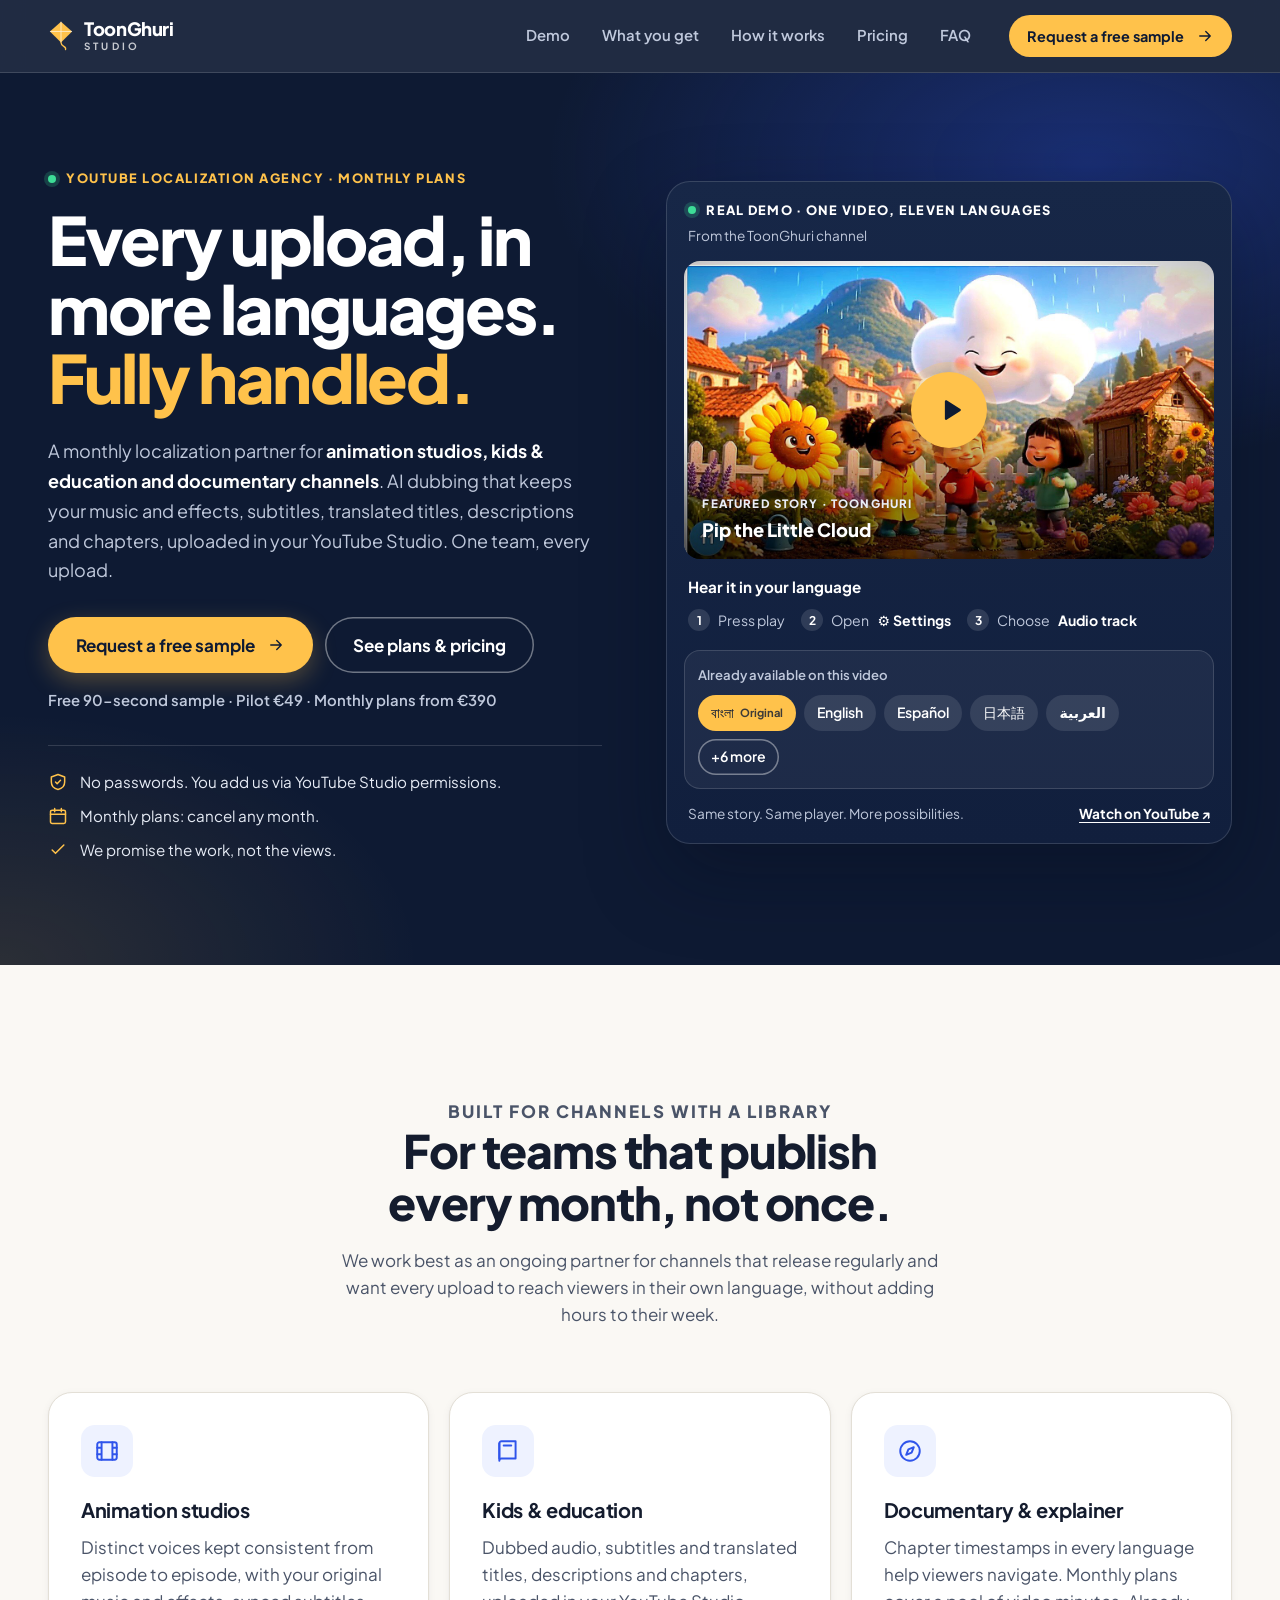
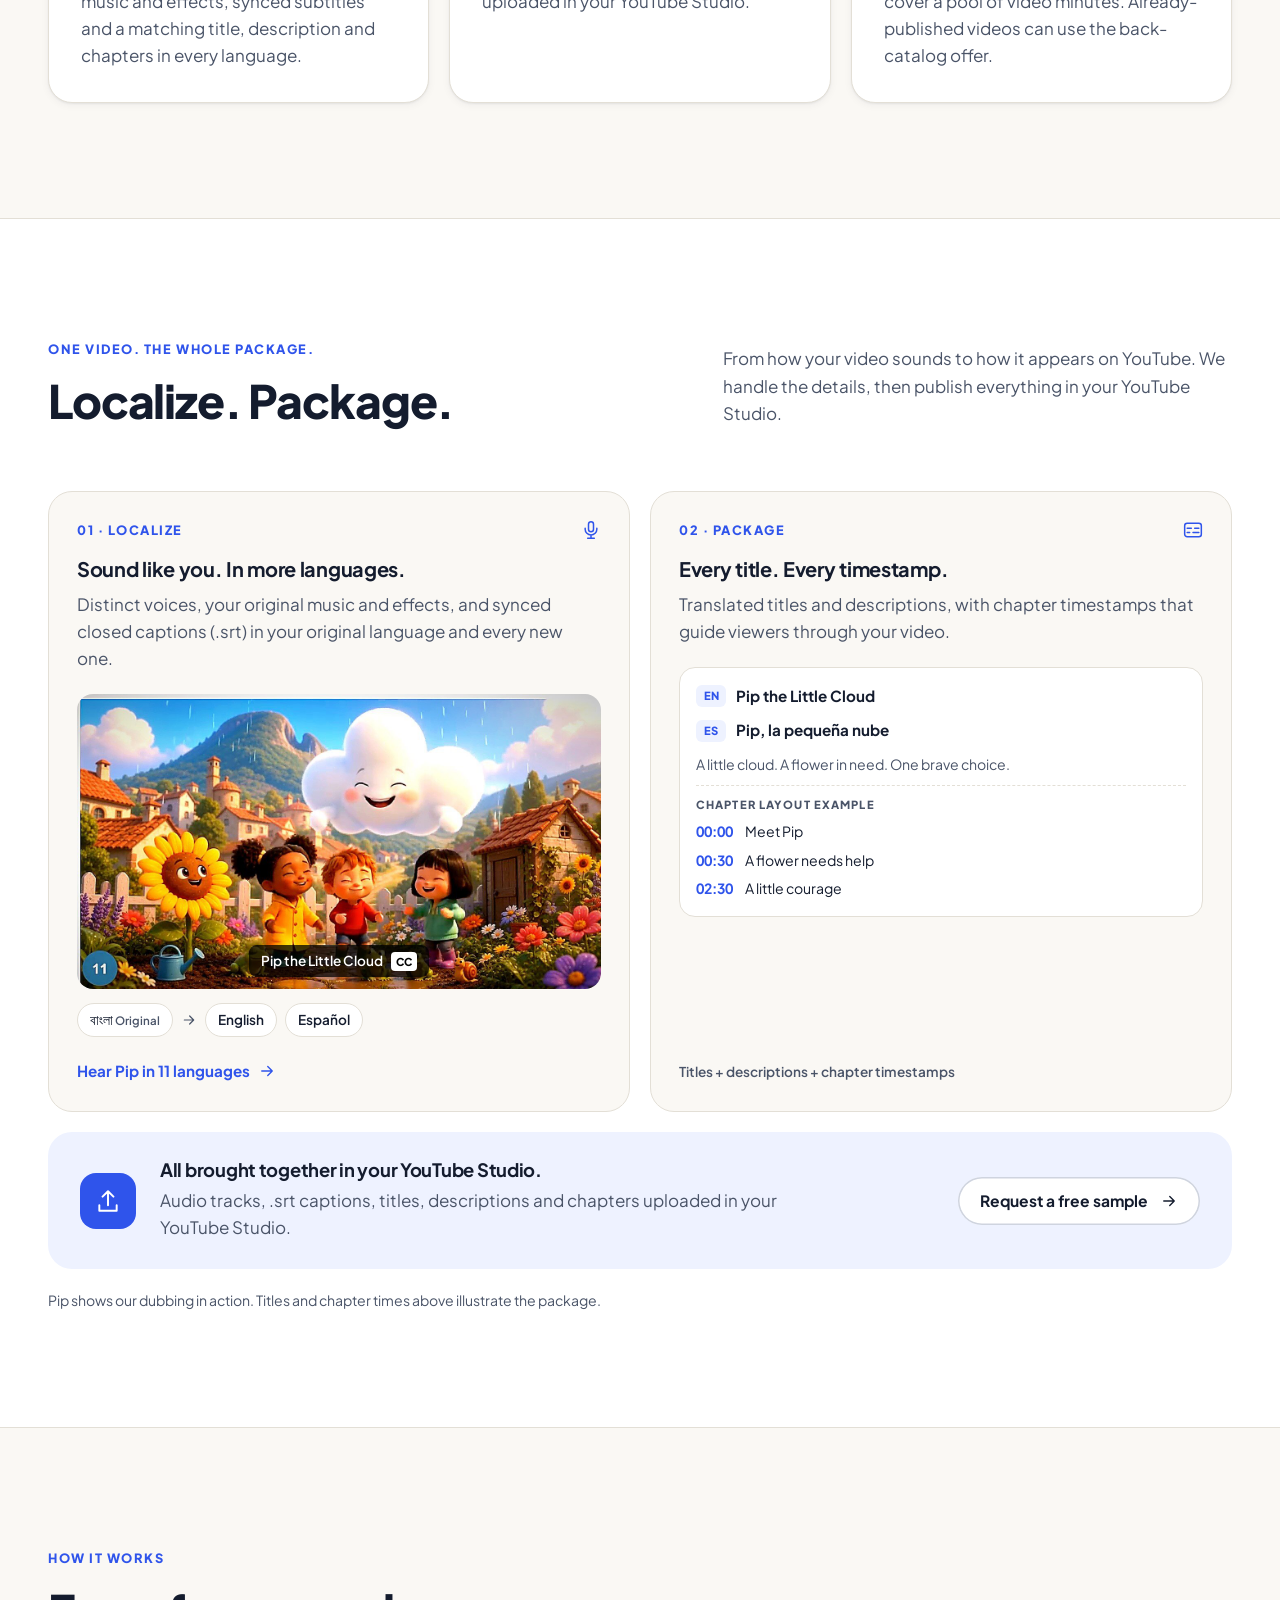
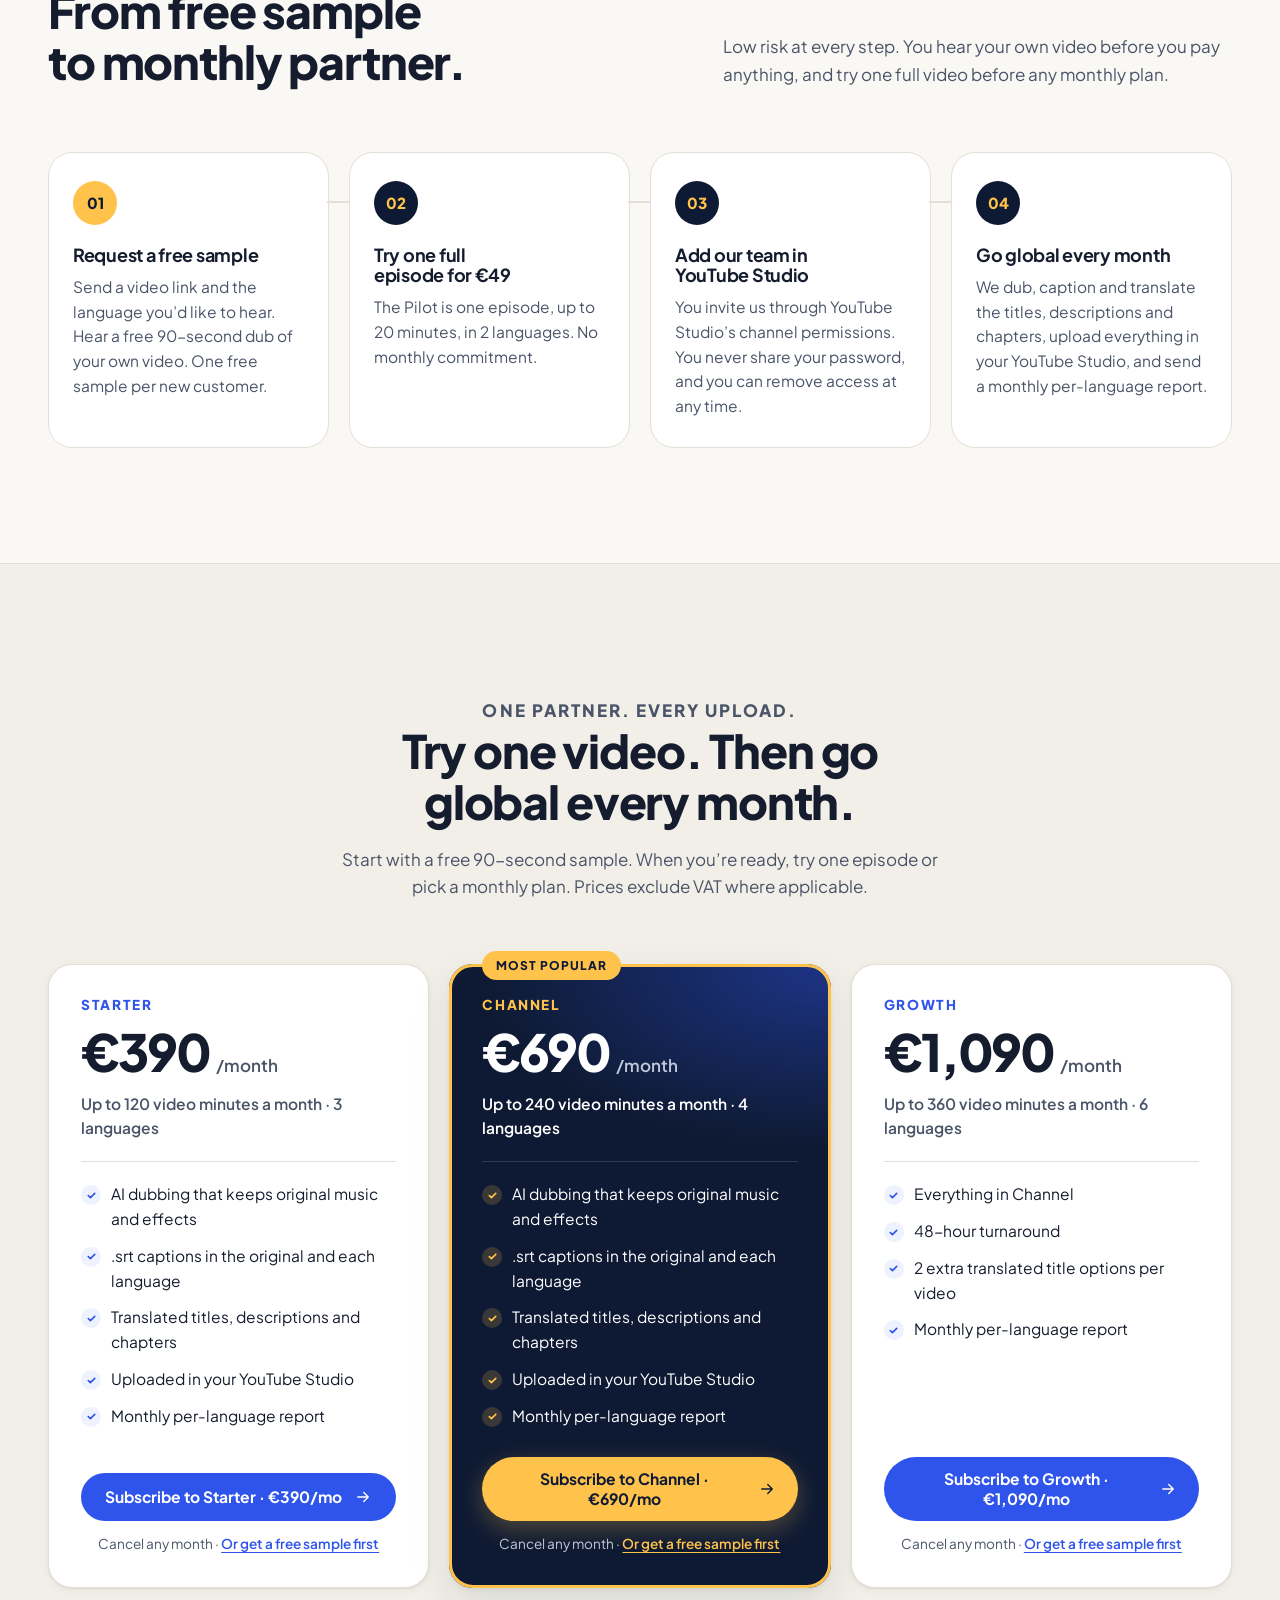
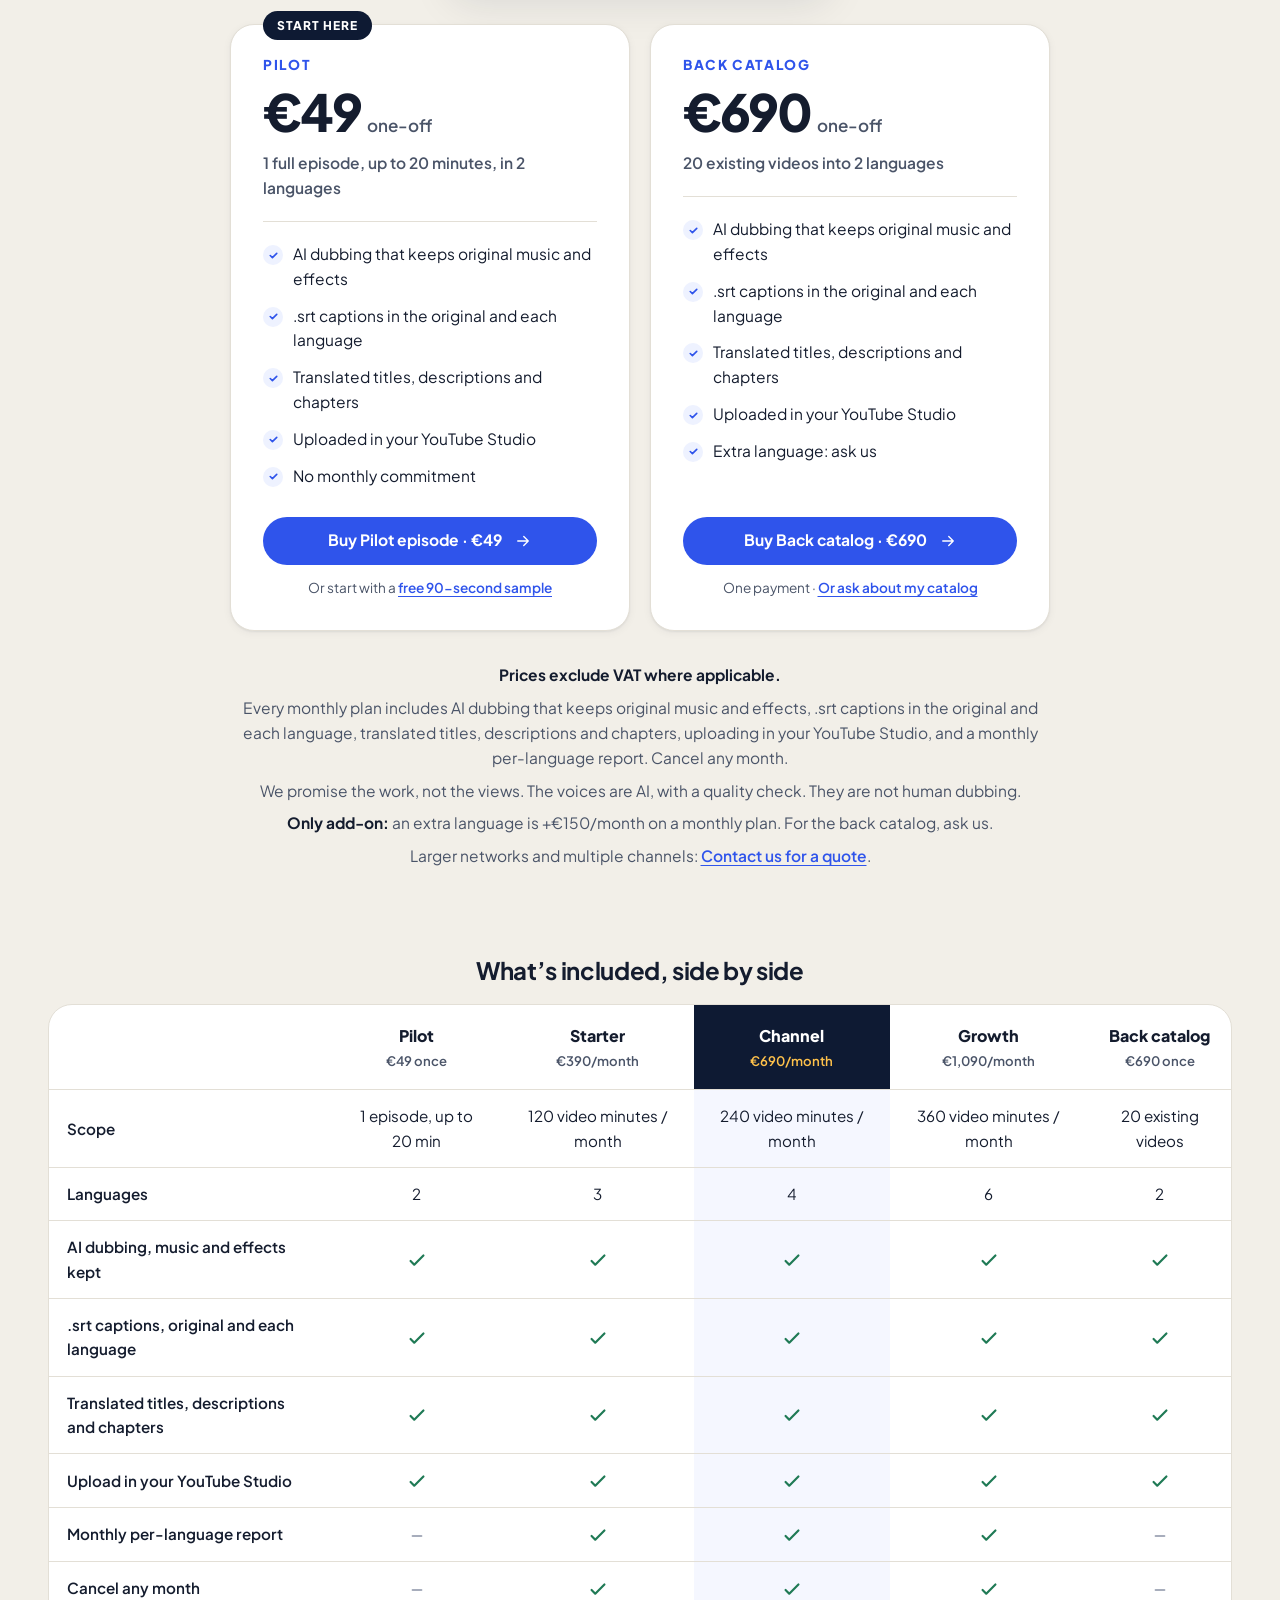
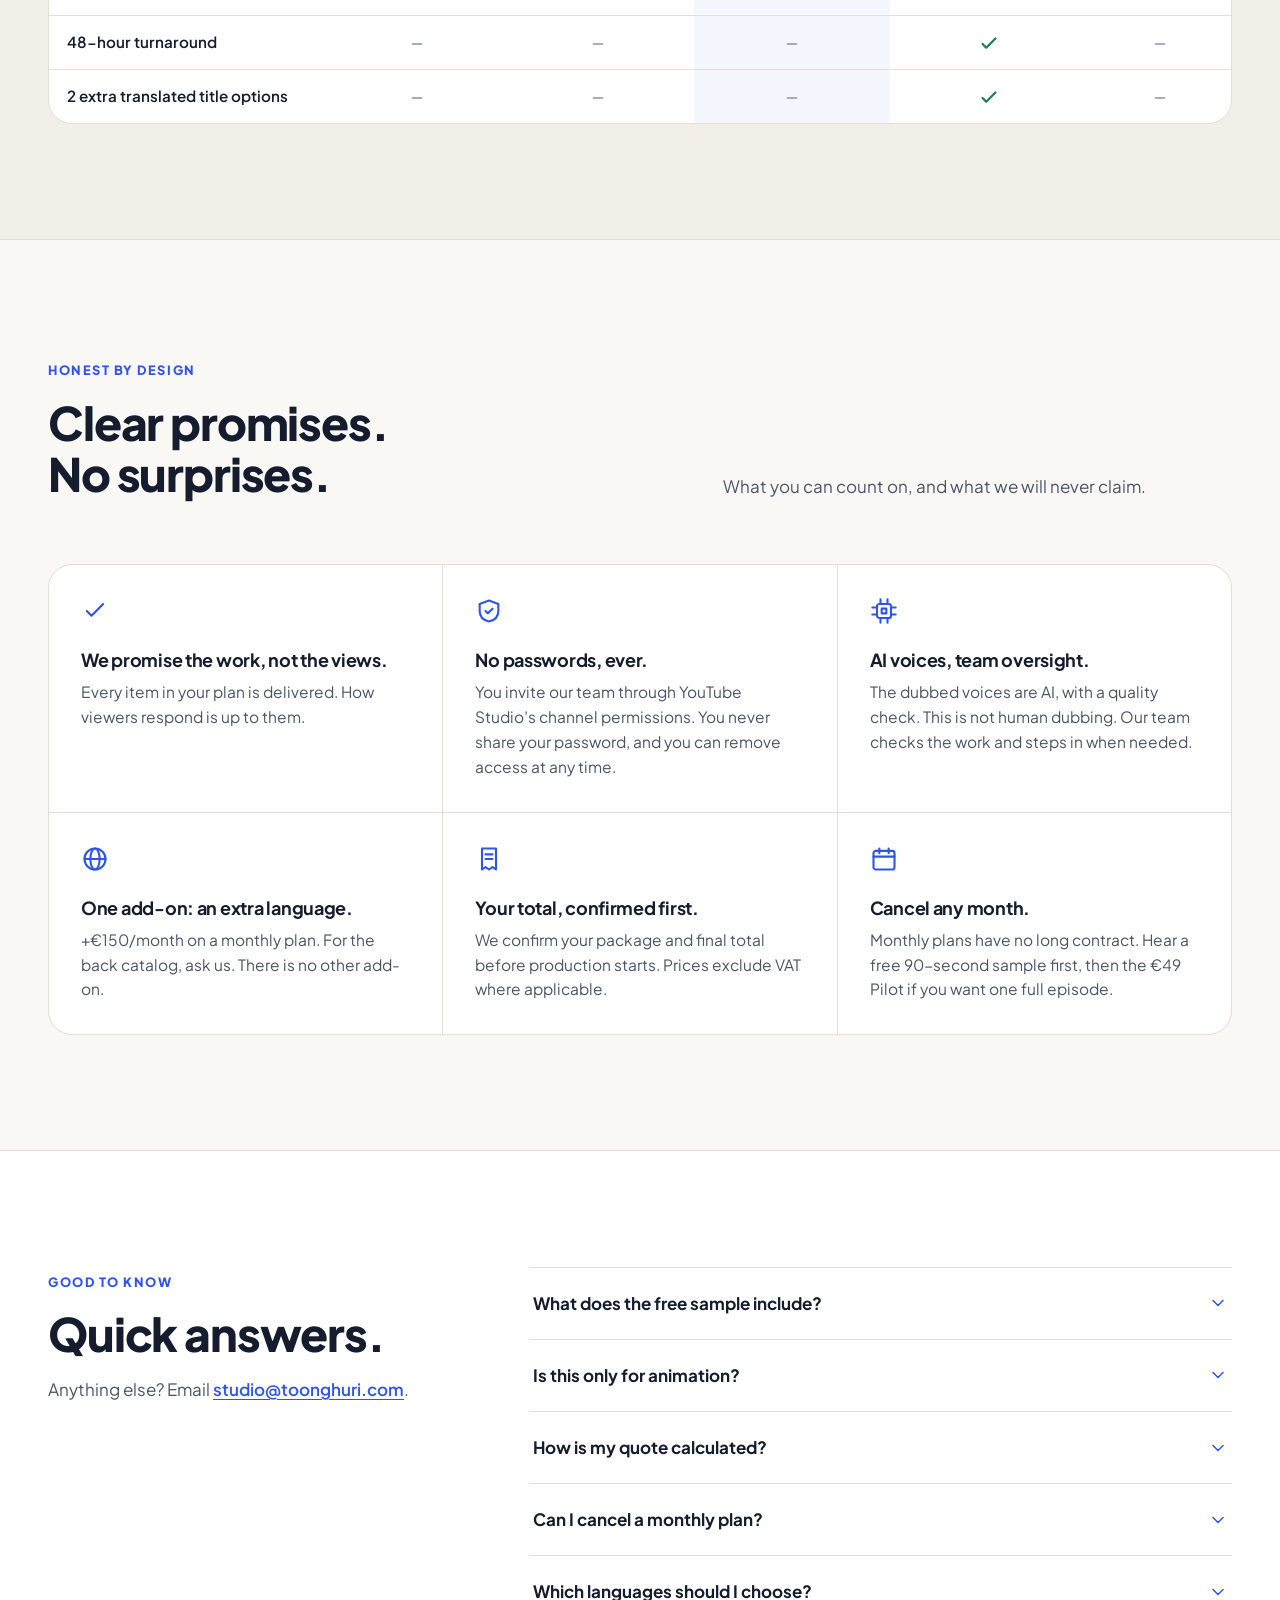
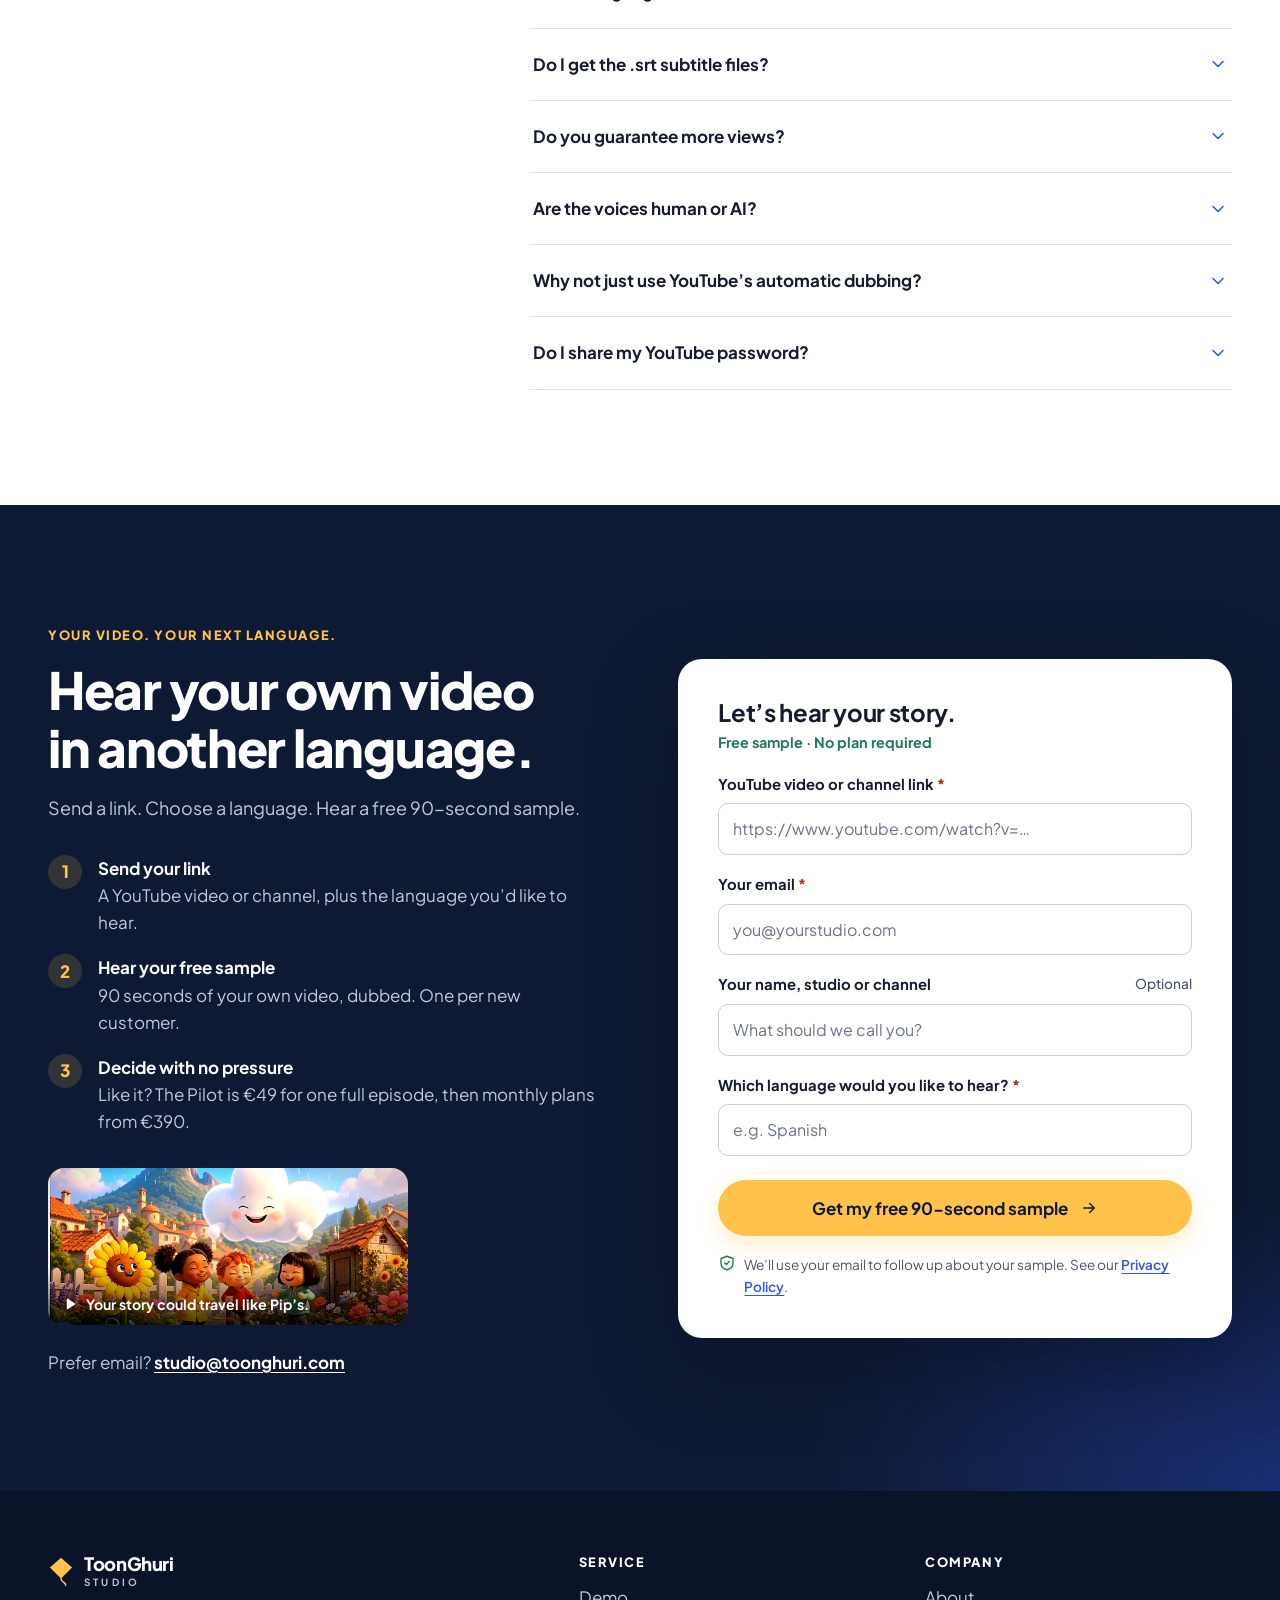
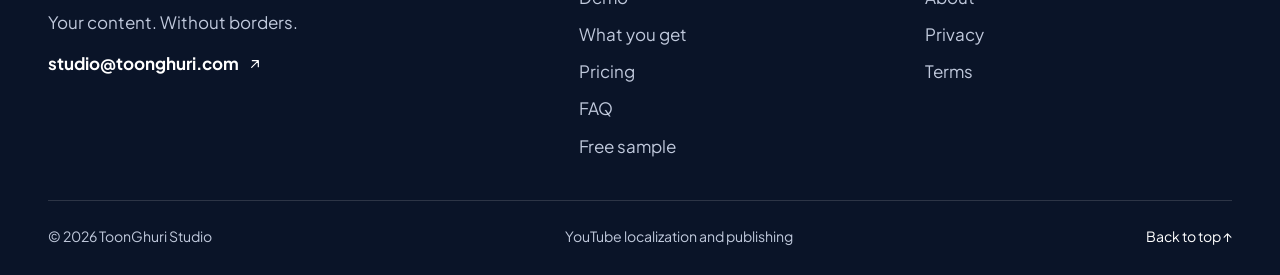
<file: index.html>
<!doctype html>
<html lang="en">
  <head>
    <meta charset="utf-8" />
    <meta name="viewport" content="width=device-width,initial-scale=1" />
    <title>ToonGhuri Studio — Monthly YouTube localization for animation, kids &amp; documentary channels</title>
    <meta
      name="description"
      content="A monthly YouTube localization partner: AI dubbing, subtitles, and translated titles, descriptions and chapters, published in your YouTube Studio. Hear a real example and request a free 90-second sample."
    />
    <meta name="theme-color" content="#0e1a33" />
    <meta property="og:title" content="ToonGhuri Studio — Your content, without borders." />
    <meta
      property="og:description"
      content="Every upload, released in more languages. Free 90-second sample · Pilot €49 · Monthly plans from €390. Prices exclude VAT where applicable."
    />
    <meta property="og:image" content="https://toonghuri.com/assets/media/pip-poster.jpg" />
    <meta property="og:image:alt" content="Pip the little cloud and a flower, from the featured ToonGhuri story" />
    <meta property="og:image:width" content="1280" />
    <meta property="og:image:height" content="720" />
    <meta property="og:locale" content="en_US" />
    <link rel="canonical" href="https://toonghuri.com/" />
    <meta property="og:url" content="https://toonghuri.com/" />
    <meta property="og:type" content="website" />
    <meta property="og:site_name" content="ToonGhuri Studio" />
    <meta name="twitter:card" content="summary_large_image" />
    <meta name="twitter:title" content="ToonGhuri Studio — Your content, without borders." />
    <meta
      name="twitter:description"
      content="Every upload, released in more languages. Free 90-second sample · Pilot €49 · Monthly plans from €390. Prices exclude VAT where applicable."
    />
    <meta name="twitter:image" content="https://toonghuri.com/assets/media/pip-poster.jpg" />
    <link rel="icon" href="assets/favicon.svg" type="image/svg+xml" />
    <link rel="preconnect" href="https://fonts.googleapis.com" />
    <link rel="preconnect" href="https://fonts.gstatic.com" crossorigin />
    <link
      rel="stylesheet"
      href="https://fonts.googleapis.com/css2?family=Plus+Jakarta+Sans:wght@400;500;600;700;800&display=swap"
      media="print"
      onload="this.media='all'"
    />
    <noscript>
      <link
        rel="stylesheet"
        href="https://fonts.googleapis.com/css2?family=Plus+Jakarta+Sans:wght@400;500;600;700;800&display=swap"
      />
    </noscript>
    <link rel="stylesheet" href="assets/styles.css?v=20261108" />
    <script src="assets/app.js?v=20261108" defer></script>
    <!-- Analytics off. See README. Plausible (no cookies). Uncomment the next line to enable.
    <script defer data-domain="toonghuri.com" src="https://plausible.io/js/script.js"></script>
    -->
    <!-- GA4 alternative. Replace G-XXXXXXXXXX, update privacy.html, then uncomment.
    <script async src="https://www.googletagmanager.com/gtag/js?id=G-XXXXXXXXXX"></script>
    <script>
      window.dataLayer = window.dataLayer || [];
      function gtag(){dataLayer.push(arguments);}
      gtag('js', new Date());
      gtag('config', 'G-XXXXXXXXXX');
    </script>
    -->
  </head>
  <body class="home">
    <a href="#main" class="skip-link">Skip to content</a>
    <svg class="icon-library" xmlns="http://www.w3.org/2000/svg" aria-hidden="true">
      <symbol id="i-arrow" viewBox="0 0 24 24"><path d="M5 12h14M13 6l6 6-6 6" /></symbol>
      <symbol id="i-diagonal" viewBox="0 0 24 24"><path d="M7 17 17 7M8 7h9v9" /></symbol>
      <symbol id="i-check" viewBox="0 0 24 24"><path d="m5 12 4 4L19 6" /></symbol>
      <symbol id="i-minus" viewBox="0 0 24 24"><path d="M7 12h10" /></symbol>
      <symbol id="i-play" viewBox="0 0 24 24"><path d="m8 5 11 7-11 7Z" /></symbol>
      <symbol id="i-mic" viewBox="0 0 24 24"><rect x="9" y="2" width="6" height="12" rx="3" /><path d="M5 10v1a7 7 0 0 0 14 0v-1M12 18v4M8 22h8" /></symbol>
      <symbol id="i-upload" viewBox="0 0 24 24"><path d="M12 16V3m-5 5 5-5 5 5M4 16v5h16v-5" /></symbol>
      <symbol id="i-globe" viewBox="0 0 24 24"><circle cx="12" cy="12" r="9" /><ellipse cx="12" cy="12" rx="4" ry="9" /><path d="M3 12h18" /></symbol>
      <symbol id="i-link" viewBox="0 0 24 24"><path d="M10 14a4 4 0 0 0 5.7 0l3-3a4 4 0 0 0-5.7-5.7l-1 1M14 10a4 4 0 0 0-5.7 0l-3 3a4 4 0 0 0 5.7 5.7l1-1" /></symbol>
      <symbol id="i-captions" viewBox="0 0 24 24"><rect x="2" y="4" width="20" height="16" rx="3" /><path d="M5 10h5m4 0h5M5 15h3m4 0h7" /></symbol>
      <symbol id="i-mail" viewBox="0 0 24 24"><rect x="3" y="5" width="18" height="14" rx="2" /><path d="m3 6 9 7 9-7" /></symbol>
      <symbol id="i-chevron" viewBox="0 0 24 24"><path d="m6 9 6 6 6-6" /></symbol>
      <symbol id="i-test" viewBox="0 0 24 24"><path d="M8 3h8M10 3v6l-6 10a2 2 0 0 0 2 2h12a2 2 0 0 0 2-2L14 9V3M7 15h10" /></symbol>
      <symbol id="i-menu" viewBox="0 0 24 24"><path d="M4 7h16M4 12h16M4 17h16" /></symbol><symbol id="i-close" viewBox="0 0 24 24"><path d="M6 6l12 12M18 6 6 18" /></symbol>
      <symbol id="i-shield" viewBox="0 0 24 24"><path d="M12 3 4 6v6c0 5 3.4 8 8 9 4.6-1 8-4 8-9V6Z" /><path d="m9 12 2 2 4-4" /></symbol>
      <symbol id="i-film" viewBox="0 0 24 24"><rect x="3" y="4" width="18" height="16" rx="2" /><path d="M7 4v16M17 4v16M3 9h4M3 15h4M17 9h4M17 15h4" /></symbol>
      <symbol id="i-book" viewBox="0 0 24 24"><path d="M4 5a2 2 0 0 1 2-2h13v16H6a2 2 0 0 0-2 2Z" /><path d="M4 19V5M8 7h7" /></symbol>
      <symbol id="i-compass" viewBox="0 0 24 24"><circle cx="12" cy="12" r="9" /><path d="m15.5 8.5-2 5-5 2 2-5Z" /></symbol>
      <symbol id="i-receipt" viewBox="0 0 24 24"><path d="M6 3h12v18l-3-2-3 2-3-2-3 2Z" /><path d="M9 8h6M9 12h6" /></symbol>
      <symbol id="i-calendar" viewBox="0 0 24 24"><rect x="3" y="5" width="18" height="16" rx="2" /><path d="M3 10h18M8 3v4M16 3v4" /></symbol>
      <symbol id="i-chart" viewBox="0 0 24 24"><path d="M4 20V4M4 20h16M8 16v-4M12 16V8M16 16v-6" /></symbol>
      <symbol id="i-cpu" viewBox="0 0 24 24"><rect x="6" y="6" width="12" height="12" rx="2" /><path d="M10 10h4v4h-4zM9 2v4M15 2v4M9 18v4M15 18v4M2 9h4M2 15h4M18 9h4M18 15h4" /></symbol>
    </svg>

    <header class="site-header">
      <div class="container header-inner">
        <a class="brand" href="#top" aria-label="ToonGhuri Studio home">
          <svg class="brand-mark" viewBox="0 0 40 48" aria-hidden="true">
            <path d="m20 2 17 15-17 17L3 17Z" fill="currentColor" />
            <path d="m20 2 0 32M3 17h34" stroke="white" stroke-width="1.3" opacity=".75" />
            <path d="M20 34c0 7 9 5 7 11" fill="none" stroke="currentColor" stroke-width="2" stroke-linecap="round" />
          </svg>
          <span>ToonGhuri<small>STUDIO</small></span>
        </a>
        <nav class="desktop-nav" aria-label="Main navigation">
          <a href="#demo">Demo</a>
          <a href="#what-you-get">What you get</a>
          <a href="#how-it-works">How it works</a>
          <a href="#pricing">Pricing</a>
          <a href="#faq">FAQ</a>
        </nav>
        <a class="button button-small header-cta" href="#free-sample">Request a free sample<svg class="icon" aria-hidden="true"><use href="#i-arrow" /></svg></a>
        <button class="menu-toggle icon-button" type="button" aria-label="Open navigation" aria-expanded="false" aria-controls="mobile-nav">
          <svg class="icon" aria-hidden="true"><use href="#i-menu" /></svg>
        </button>
      </div>
      <nav class="mobile-nav" id="mobile-nav" aria-label="Mobile navigation" hidden>
        <a href="#demo">Demo</a>
        <a href="#what-you-get">What you get</a>
        <a href="#how-it-works">How it works</a>
        <a href="#pricing">Pricing</a>
        <a href="#faq">FAQ</a>
        <a href="#free-sample" class="mobile-nav-cta">Request a free sample</a>
      </nav>
    </header>

    <main id="main">
      <!-- ============ HERO ============ -->
      <section class="hero" id="top" aria-labelledby="hero-heading">
        <div class="container hero-grid">
          <div class="hero-copy">
            <p class="eyebrow eyebrow-on-dark"><span class="status-dot" aria-hidden="true"></span>YouTube localization agency · Monthly plans</p>
            <h1 id="hero-heading">Every upload, in more languages. <span class="accent">Fully handled.</span></h1>
            <p class="hero-description">
              A monthly localization partner for <strong>animation studios, kids &amp; education and documentary channels</strong>.
              AI dubbing that keeps your music and effects, subtitles, translated titles, descriptions and chapters,
              uploaded in your YouTube Studio. One team, every upload.
            </p>
            <div class="hero-actions">
              <a class="button button-accent button-large" href="#free-sample">Request a free sample<svg class="icon" aria-hidden="true"><use href="#i-arrow" /></svg></a>
              <a class="button button-ghost-dark button-large" href="#pricing">See plans &amp; pricing</a>
            </div>
            <p class="micro-copy">Free 90-second sample · Pilot €49 · Monthly plans from €390</p>
            <ul class="hero-trust" aria-label="Our commitments">
              <li><svg class="icon" aria-hidden="true"><use href="#i-shield" /></svg>No passwords. You add us via YouTube Studio permissions.</li>
              <li><svg class="icon" aria-hidden="true"><use href="#i-calendar" /></svg>Monthly plans: cancel any month.</li>
              <li><svg class="icon" aria-hidden="true"><use href="#i-check" /></svg>We promise the work, not the views.</li>
            </ul>
          </div>

          <section class="demo-shell" id="demo" aria-labelledby="demo-heading">
            <div class="demo-heading">
              <h2 class="demo-kicker" id="demo-heading"><span class="live-dot" aria-hidden="true"></span>Real demo · One video, eleven languages</h2>
              <span class="demo-kind">From the ToonGhuri channel</span>
            </div>
            <div class="youtube-stage" id="youtube-stage">
              <img
                src="assets/media/pip-poster.jpg"
                alt="Pip the little cloud and a flower, from the featured ToonGhuri story"
                width="1280"
                height="720"
                fetchpriority="high"
              />
              <button class="stage-play" id="youtube-play" type="button" aria-label="Play Pip the Little Cloud on YouTube">
                <svg class="icon" aria-hidden="true"><use href="#i-play" /></svg>
              </button>
              <div class="video-caption">
                <span class="clip-category">Featured story · ToonGhuri</span>
                <span>Pip the Little Cloud</span>
              </div>
            </div>
            <div class="youtube-guide">
              <span class="guide-heading">Hear it in your language</span>
              <ol>
                <li><span aria-hidden="true">1</span>Press play</li>
                <li><span aria-hidden="true">2</span>Open <strong>⚙ Settings</strong></li>
                <li><span aria-hidden="true">3</span>Choose <strong>Audio track</strong></li>
              </ol>
            </div>
            <div class="language-area">
              <p class="language-label">Already available on this video</p>
              <div class="language-chips">
                <span class="language-chip original-chip" lang="bn">বাংলা <small lang="en">Original</small></span>
                <span class="language-chip">English</span>
                <span class="language-chip" lang="es">Español</span>
                <span class="language-chip" lang="ja">日本語</span>
                <span class="language-chip" lang="ar">العربية</span>
                <button class="language-chip more-languages" type="button" id="more-languages" aria-expanded="false" aria-controls="extra-languages">+6 more</button>
              </div>
              <div id="extra-languages" class="language-chips extra-languages" hidden>
                <span class="language-chip" lang="fr">Français</span>
                <span class="language-chip" lang="de">Deutsch</span>
                <span class="language-chip" lang="hi">हिन्दी</span>
                <span class="language-chip" lang="id">Indonesia</span>
                <span class="language-chip" lang="it">Italiano</span>
                <span class="language-chip" lang="pt">Português</span>
              </div>
            </div>
            <div class="demo-footnote">
              <span>Same story. Same player. More possibilities.</span>
              <a href="https://www.youtube.com/watch?v=JCj6V_AqaOQ" target="_blank" rel="noopener noreferrer">Watch on YouTube<span class="visually-hidden"> (opens in a new tab)</span> ↗</a>
            </div>
          </section>
        </div>
      </section>

      <!-- ============ WHO IT'S FOR ============ -->
      <section class="section audience-section" id="who-its-for" aria-labelledby="audience-heading">
        <div class="container">
          <div class="section-heading section-heading-center">
            <p class="eyebrow">Built for channels with a library</p>
            <h2 id="audience-heading">For teams that publish every month, not once.</h2>
            <p>We work best as an ongoing partner for channels that release regularly and want every upload to reach viewers in their own language, without adding hours to their week.</p>
          </div>
          <div class="audience-grid">
            <article class="audience-card">
              <span class="audience-icon"><svg class="icon" aria-hidden="true"><use href="#i-film" /></svg></span>
              <h3>Animation studios</h3>
              <p>Distinct voices kept consistent from episode to episode, with your original music and effects, synced subtitles and a matching title, description and chapters in every language.</p>
            </article>
            <article class="audience-card">
              <span class="audience-icon"><svg class="icon" aria-hidden="true"><use href="#i-book" /></svg></span>
              <h3>Kids &amp; education</h3>
              <p>Dubbed audio, subtitles and translated titles, descriptions and chapters, uploaded in your YouTube Studio.</p>
            </article>
            <article class="audience-card">
              <span class="audience-icon"><svg class="icon" aria-hidden="true"><use href="#i-compass" /></svg></span>
              <h3>Documentary &amp; explainer</h3>
              <p>Chapter timestamps in every language help viewers navigate. Monthly plans cover a pool of video minutes. Already-published videos can use the back-catalog offer.</p>
            </article>
          </div>
        </div>
      </section>

      <!-- ============ WHAT YOU GET ============ -->
      <section class="section services-section" id="what-you-get" aria-labelledby="features-heading">
        <div class="container">
          <div class="section-heading">
            <div>
              <p class="eyebrow">One video. The whole package.</p>
              <h2 id="features-heading">Localize. Package.</h2>
            </div>
            <p>From how your video sounds to how it appears on YouTube. We handle the details, then publish everything in your YouTube Studio.</p>
          </div>
          <div class="service-grid">
            <article class="service-card">
              <div class="feature-heading"><span class="feature-number">01 · Localize</span><svg class="icon" aria-hidden="true"><use href="#i-mic" /></svg></div>
              <h3>Sound like you. In more languages.</h3>
              <p>Distinct voices, your original music and effects, and synced closed captions (.srt) in your original language and every new one.</p>
              <div class="localize-visual">
                <img src="assets/media/pip-poster.jpg" alt="Pip and friends in the featured multilingual story" loading="lazy" decoding="async" width="1280" height="720" />
                <span class="subtitle-preview">Pip the Little Cloud <span>CC</span></span>
              </div>
              <div class="track-preview" aria-label="Example languages available in the featured video">
                <span lang="bn">বাংলা <small lang="en">Original</small></span><svg class="icon" aria-hidden="true"><use href="#i-arrow" /></svg><span>English</span><span lang="es">Español</span>
              </div>
              <a class="text-button service-link" href="#demo">Hear Pip in 11 languages<svg class="icon" aria-hidden="true"><use href="#i-arrow" /></svg></a>
            </article>
            <article class="service-card">
              <div class="feature-heading"><span class="feature-number">02 · Package</span><svg class="icon" aria-hidden="true"><use href="#i-captions" /></svg></div>
              <h3>Every title. Every timestamp.</h3>
              <p>Translated titles and descriptions, with chapter timestamps that guide viewers through your video.</p>
              <div class="metadata-visual" aria-label="Illustrative titles and chapter layout for Pip">
                <div class="metadata-title"><span>EN</span><strong>Pip the Little Cloud</strong></div>
                <div class="metadata-title"><span>ES</span><strong lang="es">Pip, la pequeña nube</strong></div>
                <div class="metadata-description">A little cloud. A flower in need. One brave choice.</div>
                <div class="chapter-preview">
                  <span class="visual-label">Chapter layout example</span>
                  <div><time>00:00</time><span>Meet Pip</span></div>
                  <div><time>00:30</time><span>A flower needs help</span></div>
                  <div><time>02:30</time><span>A little courage</span></div>
                </div>
              </div>
              <span class="service-detail">Titles + descriptions + chapter timestamps</span>
            </article>
          </div>
          <div class="publishing-strip">
            <span class="publishing-icon"><svg class="icon" aria-hidden="true"><use href="#i-upload" /></svg></span>
            <div>
              <h3>All brought together in your YouTube Studio.</h3>
              <p>Audio tracks, .srt captions, titles, descriptions and chapters uploaded in your YouTube Studio.</p>
            </div>
            <a href="#free-sample" class="button button-secondary" data-plan="Free sample · Help me choose a plan">Request a free sample<svg class="icon" aria-hidden="true"><use href="#i-arrow" /></svg></a>
          </div>
          <p class="service-note">Pip shows our dubbing in action. Titles and chapter times above illustrate the package.</p>
        </div>
      </section>

      <!-- ============ HOW IT WORKS ============ -->
      <section class="section workflow-section" id="how-it-works" aria-labelledby="workflow-heading">
        <div class="container">
          <div class="section-heading">
            <div>
              <p class="eyebrow">How it works</p>
              <h2 id="workflow-heading">From free sample to monthly partner.</h2>
            </div>
            <p>Low risk at every step. You hear your own video before you pay anything, and try one full video before any monthly plan.</p>
          </div>
          <ol class="workflow-steps">
            <li>
              <span class="step-number">01</span>
              <h3>Request a free sample</h3>
              <p>Send a video link and the language you’d like to hear. Hear a free 90-second dub of your own video. One free sample per new customer.</p>
            </li>
            <li>
              <span class="step-number">02</span>
              <h3>Try one full episode for €49</h3>
              <p>The Pilot is one episode, up to 20 minutes, in 2 languages. No monthly commitment.</p>
            </li>
            <li>
              <span class="step-number">03</span>
              <h3>Add our team in YouTube Studio</h3>
              <p>You invite us through YouTube Studio’s channel permissions. You never share your password, and you can remove access at any time.</p>
            </li>
            <li>
              <span class="step-number">04</span>
              <h3>Go global every month</h3>
              <p>We dub, caption and translate the titles, descriptions and chapters, upload everything in your YouTube Studio, and send a monthly per-language report.</p>
            </li>
          </ol>
        </div>
      </section>

      <!-- ============ PRICING ============ -->
      <section class="section pricing-section" id="pricing" aria-labelledby="pricing-heading">
        <div class="container">
          <div class="section-heading section-heading-center">
            <p class="eyebrow">One partner. Every upload.</p>
            <h2 id="pricing-heading">Try one video. Then go global every month.</h2>
            <p>Start with a free 90-second sample. When you’re ready, try one episode or pick a monthly plan. Prices exclude VAT where applicable.</p>
          </div>

          <div id="payment-banner" class="payment-banner" role="status" hidden>
            <svg class="icon" aria-hidden="true"><use href="#i-check" /></svg>
            <div>
              <strong id="payment-banner-title">Payment received — thank you!</strong>
              <p>We’ve received your Stripe order and will email you shortly to confirm your YouTube channel permissions and target languages. Questions? Email <a href="mailto:studio@toonghuri.com">studio@toonghuri.com</a>.</p>
            </div>
          </div>

          <div class="pricing-grid">
            <article class="price-card" aria-labelledby="plan-starter">
              <h3 class="plan-name" id="plan-starter">Starter</h3>
              <p class="plan-price"><span class="amount">€390</span><span class="per">/month</span></p>
              <p class="plan-scope">Up to 120 video minutes a month · 3 languages</p>
              <ul class="check-list">
                <li>AI dubbing that keeps original music and effects</li>
                <li>.srt captions in the original and each language</li>
                <li>Translated titles, descriptions and chapters</li>
                <li>Uploaded in your YouTube Studio</li>
                <li>Monthly per-language report</li>
              </ul>
              <a href="https://buy.stripe.com/28E28s7sQcMXfhD97t7g405" class="button button-block" target="_blank" rel="noopener noreferrer">Subscribe to Starter · €390/mo<svg class="icon" aria-hidden="true"><use href="#i-arrow" /></svg></a>
              <p class="plan-footnote">Cancel any month · <a href="#free-sample" data-plan="Starter · €390/month · up to 120 video minutes, 3 languages">Or get a free sample first</a></p>
            </article>

            <article class="price-card price-card-featured" aria-labelledby="plan-channel">
              <span class="plan-badge">Most popular</span>
              <h3 class="plan-name" id="plan-channel">Channel</h3>
              <p class="plan-price"><span class="amount">€690</span><span class="per">/month</span></p>
              <p class="plan-scope">Up to 240 video minutes a month · 4 languages</p>
              <ul class="check-list">
                <li>AI dubbing that keeps original music and effects</li>
                <li>.srt captions in the original and each language</li>
                <li>Translated titles, descriptions and chapters</li>
                <li>Uploaded in your YouTube Studio</li>
                <li>Monthly per-language report</li>
              </ul>
              <a href="https://buy.stripe.com/dRmcN6eVi8wH6L7bfB7g406" class="button button-accent button-block" target="_blank" rel="noopener noreferrer">Subscribe to Channel · €690/mo<svg class="icon" aria-hidden="true"><use href="#i-arrow" /></svg></a>
              <p class="plan-footnote">Cancel any month · <a href="#free-sample" data-plan="Channel · €690/month · up to 240 video minutes, 4 languages">Or get a free sample first</a></p>
            </article>

            <article class="price-card" aria-labelledby="plan-growth">
              <h3 class="plan-name" id="plan-growth">Growth</h3>
              <p class="plan-price"><span class="amount">€1,090</span><span class="per">/month</span></p>
              <p class="plan-scope">Up to 360 video minutes a month · 6 languages</p>
              <ul class="check-list">
                <li>Everything in Channel</li>
                <li>48-hour turnaround</li>
                <li>2 extra translated title options per video</li>
                <li>Monthly per-language report</li>
              </ul>
              <a href="https://buy.stripe.com/9B600k5kI6oz5H33N97g407" class="button button-block" target="_blank" rel="noopener noreferrer">Subscribe to Growth · €1,090/mo<svg class="icon" aria-hidden="true"><use href="#i-arrow" /></svg></a>
              <p class="plan-footnote">Cancel any month · <a href="#free-sample" data-plan="Growth · €1,090/month · up to 360 video minutes, 6 languages, 48-hour turnaround, 2 extra translated title options">Or get a free sample first</a></p>
            </article>
          </div>

          <div class="pricing-grid pricing-grid-once">
            <article class="price-card" aria-labelledby="plan-pilot">
              <span class="plan-step">Start here</span>
              <h3 class="plan-name" id="plan-pilot">Pilot</h3>
              <p class="plan-price"><span class="amount">€49</span><span class="per">one-off</span></p>
              <p class="plan-scope">1 full episode, up to 20 minutes, in 2 languages</p>
              <ul class="check-list">
                <li>AI dubbing that keeps original music and effects</li>
                <li>.srt captions in the original and each language</li>
                <li>Translated titles, descriptions and chapters</li>
                <li>Uploaded in your YouTube Studio</li>
                <li>No monthly commitment</li>
              </ul>
              <a href="https://buy.stripe.com/8x2eVe7sQ5kv6L75Vh7g403" class="button button-block" target="_blank" rel="noopener noreferrer">Buy Pilot episode · €49<svg class="icon" aria-hidden="true"><use href="#i-arrow" /></svg></a>
              <p class="plan-footnote">Or start with a <a href="#free-sample" data-plan="Pilot · €49 one-off · 1 episode up to 20 minutes, 2 languages">free 90-second sample</a></p>
            </article>

            <article class="price-card" aria-labelledby="plan-catalog">
              <h3 class="plan-name" id="plan-catalog">Back catalog</h3>
              <p class="plan-price"><span class="amount">€690</span><span class="per">one-off</span></p>
              <p class="plan-scope">20 existing videos into 2 languages</p>
              <ul class="check-list">
                <li>AI dubbing that keeps original music and effects</li>
                <li>.srt captions in the original and each language</li>
                <li>Translated titles, descriptions and chapters</li>
                <li>Uploaded in your YouTube Studio</li>
                <li>Extra language: ask us</li>
              </ul>
              <a href="https://buy.stripe.com/6oUdRa7sQeV54CZfvR7g404" class="button button-block" target="_blank" rel="noopener noreferrer">Buy Back catalog · €690<svg class="icon" aria-hidden="true"><use href="#i-arrow" /></svg></a>
              <p class="plan-footnote">One payment · <a href="#free-sample" data-plan="Back catalog · €690 one-off · 20 existing videos, 2 languages">Or ask about my catalog</a></p>
            </article>
          </div>

          <div class="pricing-details">
            <p><strong>Prices exclude VAT where applicable.</strong></p>
            <p>Every monthly plan includes AI dubbing that keeps original music and effects, .srt captions in the original and each language, translated titles, descriptions and chapters, uploading in your YouTube Studio, and a monthly per-language report. Cancel any month.</p>
            <p>We promise the work, not the views. The voices are AI, with a quality check. They are not human dubbing.</p>
            <p><strong>Only add-on:</strong> an extra language is +€150/month on a monthly plan. For the back catalog, ask us.</p>
            <p>Larger networks and multiple channels: <a href="#free-sample" class="inline-link" data-plan="Larger networks / multiple channels · Contact us for a quote">Contact us for a quote</a>.</p>
          </div>

          <div class="compare" id="compare">
            <h3 class="compare-heading">What’s included, side by side</h3>
            <div class="table-scroll" role="region" aria-labelledby="compare-caption" tabindex="0">
              <table class="compare-table">
                <caption id="compare-caption" class="visually-hidden">Comparison of Pilot, Starter, Channel, Growth and Back catalog</caption>
                <thead>
                  <tr>
                    <th scope="col"><span class="visually-hidden">Feature</span></th>
                    <th scope="col">Pilot<span>€49 once</span></th>
                    <th scope="col">Starter<span>€390/month</span></th>
                    <th scope="col" class="is-featured">Channel<span>€690/month</span></th>
                    <th scope="col">Growth<span>€1,090/month</span></th>
                    <th scope="col">Back catalog<span>€690 once</span></th>
                  </tr>
                </thead>
                <tbody>
                  <tr><th scope="row">Scope</th><td>1 episode, up to 20 min</td><td>120 video minutes / month</td><td class="is-featured">240 video minutes / month</td><td>360 video minutes / month</td><td>20 existing videos</td></tr>
                  <tr><th scope="row">Languages</th><td>2</td><td>3</td><td class="is-featured">4</td><td>6</td><td>2</td></tr>
                  <tr><th scope="row">AI dubbing, music and effects kept</th><td><svg class="icon yes" role="img" aria-label="Included"><use href="#i-check" /></svg></td><td><svg class="icon yes" role="img" aria-label="Included"><use href="#i-check" /></svg></td><td class="is-featured"><svg class="icon yes" role="img" aria-label="Included"><use href="#i-check" /></svg></td><td><svg class="icon yes" role="img" aria-label="Included"><use href="#i-check" /></svg></td><td><svg class="icon yes" role="img" aria-label="Included"><use href="#i-check" /></svg></td></tr>
                  <tr><th scope="row">.srt captions, original and each language</th><td><svg class="icon yes" role="img" aria-label="Included"><use href="#i-check" /></svg></td><td><svg class="icon yes" role="img" aria-label="Included"><use href="#i-check" /></svg></td><td class="is-featured"><svg class="icon yes" role="img" aria-label="Included"><use href="#i-check" /></svg></td><td><svg class="icon yes" role="img" aria-label="Included"><use href="#i-check" /></svg></td><td><svg class="icon yes" role="img" aria-label="Included"><use href="#i-check" /></svg></td></tr>
                  <tr><th scope="row">Translated titles, descriptions and chapters</th><td><svg class="icon yes" role="img" aria-label="Included"><use href="#i-check" /></svg></td><td><svg class="icon yes" role="img" aria-label="Included"><use href="#i-check" /></svg></td><td class="is-featured"><svg class="icon yes" role="img" aria-label="Included"><use href="#i-check" /></svg></td><td><svg class="icon yes" role="img" aria-label="Included"><use href="#i-check" /></svg></td><td><svg class="icon yes" role="img" aria-label="Included"><use href="#i-check" /></svg></td></tr>
                  <tr><th scope="row">Upload in your YouTube Studio</th><td><svg class="icon yes" role="img" aria-label="Included"><use href="#i-check" /></svg></td><td><svg class="icon yes" role="img" aria-label="Included"><use href="#i-check" /></svg></td><td class="is-featured"><svg class="icon yes" role="img" aria-label="Included"><use href="#i-check" /></svg></td><td><svg class="icon yes" role="img" aria-label="Included"><use href="#i-check" /></svg></td><td><svg class="icon yes" role="img" aria-label="Included"><use href="#i-check" /></svg></td></tr>
                  <tr><th scope="row">Monthly per-language report</th><td><svg class="icon no" role="img" aria-label="Monthly plans only"><use href="#i-minus" /></svg></td><td><svg class="icon yes" role="img" aria-label="Included"><use href="#i-check" /></svg></td><td class="is-featured"><svg class="icon yes" role="img" aria-label="Included"><use href="#i-check" /></svg></td><td><svg class="icon yes" role="img" aria-label="Included"><use href="#i-check" /></svg></td><td><svg class="icon no" role="img" aria-label="Not included"><use href="#i-minus" /></svg></td></tr>
                  <tr><th scope="row">Cancel any month</th><td><svg class="icon no" role="img" aria-label="One-off"><use href="#i-minus" /></svg></td><td><svg class="icon yes" role="img" aria-label="Included"><use href="#i-check" /></svg></td><td class="is-featured"><svg class="icon yes" role="img" aria-label="Included"><use href="#i-check" /></svg></td><td><svg class="icon yes" role="img" aria-label="Included"><use href="#i-check" /></svg></td><td><svg class="icon no" role="img" aria-label="One-off"><use href="#i-minus" /></svg></td></tr>
                  <tr><th scope="row">48-hour turnaround</th><td><svg class="icon no" role="img" aria-label="Not included"><use href="#i-minus" /></svg></td><td><svg class="icon no" role="img" aria-label="Not included"><use href="#i-minus" /></svg></td><td class="is-featured"><svg class="icon no" role="img" aria-label="Not included"><use href="#i-minus" /></svg></td><td><svg class="icon yes" role="img" aria-label="Included"><use href="#i-check" /></svg></td><td><svg class="icon no" role="img" aria-label="Not included"><use href="#i-minus" /></svg></td></tr>
                  <tr><th scope="row">2 extra translated title options</th><td><svg class="icon no" role="img" aria-label="Not included"><use href="#i-minus" /></svg></td><td><svg class="icon no" role="img" aria-label="Not included"><use href="#i-minus" /></svg></td><td class="is-featured"><svg class="icon no" role="img" aria-label="Not included"><use href="#i-minus" /></svg></td><td><svg class="icon yes" role="img" aria-label="Included"><use href="#i-check" /></svg></td><td><svg class="icon no" role="img" aria-label="Not included"><use href="#i-minus" /></svg></td></tr>
                </tbody>
              </table>
            </div>
          </div>
        </div>
      </section>

      <!-- ============ TRUST / TRANSPARENCY ============ -->
      <section class="section trust-section" id="trust" aria-labelledby="trust-heading">
        <div class="container">
          <div class="section-heading">
            <div>
              <p class="eyebrow">Honest by design</p>
              <h2 id="trust-heading">Clear promises. No surprises.</h2>
            </div>
            <p>What you can count on, and what we will never claim.</p>
          </div>
          <div class="trust-grid">
            <article class="trust-card">
              <svg class="icon" aria-hidden="true"><use href="#i-check" /></svg>
              <h3>We promise the work, not the views.</h3>
              <p>Every item in your plan is delivered. How viewers respond is up to them.</p>
            </article>
            <article class="trust-card">
              <svg class="icon" aria-hidden="true"><use href="#i-shield" /></svg>
              <h3>No passwords, ever.</h3>
              <p>You invite our team through YouTube Studio’s channel permissions. You never share your password, and you can remove access at any time.</p>
            </article>
            <article class="trust-card">
              <svg class="icon" aria-hidden="true"><use href="#i-cpu" /></svg>
              <h3>AI voices, team oversight.</h3>
              <p>The dubbed voices are AI, with a quality check. This is not human dubbing. Our team checks the work and steps in when needed.</p>
            </article>
            <article class="trust-card">
              <svg class="icon" aria-hidden="true"><use href="#i-globe" /></svg>
              <h3>One add-on: an extra language.</h3>
              <p>+€150/month on a monthly plan. For the back catalog, ask us. There is no other add-on.</p>
            </article>
            <article class="trust-card">
              <svg class="icon" aria-hidden="true"><use href="#i-receipt" /></svg>
              <h3>Your total, confirmed first.</h3>
              <p>We confirm your package and final total before production starts. Prices exclude VAT where applicable.</p>
            </article>
            <article class="trust-card">
              <svg class="icon" aria-hidden="true"><use href="#i-calendar" /></svg>
              <h3>Cancel any month.</h3>
              <p>Monthly plans have no long contract. Hear a free 90-second sample first, then the €49 Pilot if you want one full episode.</p>
            </article>
          </div>
        </div>
      </section>

      <!--
        ============ CASE STUDIES (HIDDEN PLACEHOLDER) ============
        Reserved slot for future, REAL client case studies only.
        Keep the `hidden` attribute until you have written client permission
        and verifiable details. Do not add invented names, logos, quotes or numbers.
        To publish: remove `hidden`, duplicate one .case-card per client, fill in
        the facts, and add a "Results" link to the main navigation if desired.
      -->
      <section class="section case-studies-section" id="case-studies" aria-labelledby="case-studies-heading" hidden>
        <div class="container">
          <div class="section-heading">
            <div>
              <p class="eyebrow">Client work</p>
              <h2 id="case-studies-heading">Case studies</h2>
            </div>
            <p><!-- Short intro sentence --></p>
          </div>
          <div class="case-grid">
            <article class="case-card">
              <p class="case-meta"><!-- Channel type · languages added --></p>
              <h3><!-- Client / channel name (with permission) --></h3>
              <p><!-- What we delivered and what happened, in verifiable terms --></p>
            </article>
          </div>
        </div>
      </section>

      <!-- ============ FAQ ============ -->
      <section class="section faq-section" id="faq" aria-labelledby="faq-heading">
        <div class="container faq-grid">
          <div class="faq-intro">
            <p class="eyebrow">Good to know</p>
            <h2 id="faq-heading">Quick answers.</h2>
            <p>Anything else? Email <a href="mailto:studio@toonghuri.com">studio@toonghuri.com</a>.</p>
          </div>
          <div class="faq-list">
            <details>
              <summary>What does the free sample include?<svg class="icon" aria-hidden="true"><use href="#i-chevron" /></svg></summary>
              <p>A free 90-second dub of your own video in one language you choose, so you can hear the result before paying anything. One free sample per new customer; no plan required.</p>
            </details>
            <details>
              <summary>Is this only for animation?<svg class="icon" aria-hidden="true"><use href="#i-chevron" /></svg></summary>
              <p>No. Pip is our featured example. Send content from any YouTube niche so we can review what it needs.</p>
            </details>
            <details>
              <summary>How is my quote calculated?<svg class="icon" aria-hidden="true"><use href="#i-chevron" /></svg></summary>
              <p>
                The free sample is 90 seconds in 1 language.
                The Pilot is €49 for one full episode, up to 20 minutes, in 2 languages.
                Starter is €390/month for up to 120 video minutes and 3 languages.
                Channel is €690/month for up to 240 video minutes and 4 languages.
                Growth is €1,090/month for up to 360 video minutes and 6 languages, with a 48-hour turnaround and 2 extra translated title options per video.
                The back catalog is €690 one-off for 20 existing videos in 2 languages.
                An extra language is +€150/month on a monthly plan; for the back catalog, ask us.
                Larger networks and multiple channels are a custom quote.
                Prices exclude VAT where applicable. We confirm your total before starting.
              </p>
            </details>
            <details>
              <summary>Can I cancel a monthly plan?<svg class="icon" aria-hidden="true"><use href="#i-chevron" /></svg></summary>
              <p>Yes. Monthly plans can be cancelled any month. The Pilot and the back catalog are one-off payments.</p>
            </details>
            <details>
              <summary>Which languages should I choose?<svg class="icon" aria-hidden="true"><use href="#i-chevron" /></svg></summary>
              <p>Starter includes 3, Channel 4 and Growth 6. The Pilot and the back catalog include 2. An extra language is +€150/month on a monthly plan. For an extra language on the back catalog, ask us. You can change languages from month to month.</p>
            </details>
            <details>
              <summary>Do I get the .srt subtitle files?<svg class="icon" aria-hidden="true"><use href="#i-chevron" /></svg></summary>
              <p>Yes. Every video gets timed .srt closed captions in your original language and in each new language. We upload them to YouTube for you, and you also receive the .srt files to keep and reuse on other platforms.</p>
            </details>
            <details>
              <summary>Do you guarantee more views?<svg class="icon" aria-hidden="true"><use href="#i-chevron" /></svg></summary>
              <p>No, and nobody honestly can. Views depend on your content, your audience and YouTube. We promise the work: AI dubbing, subtitles, translated titles, descriptions and chapters, and uploading in your YouTube Studio.</p>
            </details>
            <details>
              <summary>Are the voices human or AI?<svg class="icon" aria-hidden="true"><use href="#i-chevron" /></svg></summary>
              <p>The dubbed voices are AI, with a quality check. This is not human dubbing. ToonGhuri Studio combines an AI production pipeline with a team that checks every job. <a href="about.html">How the work is done</a></p>
            </details>
            <details>
              <summary>Why not just use YouTube’s automatic dubbing?<svg class="icon" aria-hidden="true"><use href="#i-chevron" /></svg></summary>
              <p>Where it’s available, YouTube’s automatic dubbing covers the audio. We handle the whole release: AI voices with your original music and effects, synced subtitles, translated titles, descriptions and chapters, and uploading in your YouTube Studio.</p>
            </details>
            <details>
              <summary>Do I share my YouTube password?<svg class="icon" aria-hidden="true"><use href="#i-chevron" /></svg></summary>
              <p>No. For uploads, you invite our team through YouTube Studio’s channel permissions.</p>
            </details>
          </div>
        </div>
      </section>

      <!-- ============ FREE SAMPLE FORM ============ -->
      <section class="sample-section" id="free-sample" aria-labelledby="sample-heading">
        <div class="container sample-grid">
          <div class="sample-copy">
            <p class="eyebrow eyebrow-on-dark">Your video. Your next language.</p>
            <h2 id="sample-heading">Hear your own video in another language.</h2>
            <p class="sample-lead">Send a link. Choose a language. Hear a free 90-second sample.</p>
            <ol class="next-steps" aria-label="What happens next">
              <li><span aria-hidden="true">1</span><div><strong>Send your link</strong>A YouTube video or channel, plus the language you’d like to hear.</div></li>
              <li><span aria-hidden="true">2</span><div><strong>Hear your free sample</strong>90 seconds of your own video, dubbed. One per new customer.</div></li>
              <li><span aria-hidden="true">3</span><div><strong>Decide with no pressure</strong>Like it? The Pilot is €49 for one full episode, then monthly plans from €390.</div></li>
            </ol>
            <div class="sample-mini-scene">
              <img src="assets/media/pip-poster.jpg" alt="" loading="lazy" decoding="async" width="1280" height="720" />
              <span><svg class="icon" aria-hidden="true"><use href="#i-play" /></svg>Your story could travel like Pip’s.</span>
            </div>
            <p class="sample-contact-line">Prefer email? <a class="sample-contact" href="mailto:studio@toonghuri.com">studio@toonghuri.com</a></p>
          </div>
          <form class="sample-form" id="sample-form" data-delivery="php" action="submit-sample.php" method="post">
            <div class="form-heading">
              <h3>Let’s hear your story.</h3>
              <span>Free sample · No plan required</span>
            </div>
            <div class="selected-plan" id="selected-plan" hidden>
              <span id="selected-plan-text"></span>
              <button class="text-button" type="button" id="clear-plan" aria-label="Remove selected plan">Remove</button>
            </div>
            <input type="hidden" id="sample-plan" name="plan" value="Free sample · Help me choose a plan" />
            <div class="hp-field" aria-hidden="true">
              <label for="tg-leave-blank">Leave this field blank</label>
              <input type="text" id="tg-leave-blank" name="tg_leave_blank" tabindex="-1" autocomplete="off" autocapitalize="off" spellcheck="false" value="" />
            </div>
            <div class="field">
              <label for="sample-url">YouTube video or channel link <span class="req" aria-hidden="true">*</span></label>
              <input type="url" id="sample-url" name="url" placeholder="https://www.youtube.com/watch?v=…" required autocomplete="url" />
            </div>
            <div class="field">
              <label for="sample-contact">Your email <span class="req" aria-hidden="true">*</span></label>
              <input type="email" id="sample-contact" name="contact" placeholder="you@yourstudio.com" required autocomplete="email" />
            </div>
            <div class="field">
              <label for="sample-channel">Your name, studio or channel <span class="optional">Optional</span></label>
              <input type="text" id="sample-channel" name="channel" placeholder="What should we call you?" autocomplete="organization" maxlength="150" />
            </div>
            <div class="field">
              <label for="sample-languages">Which language would you like to hear? <span class="req" aria-hidden="true">*</span></label>
              <input type="text" id="sample-languages" name="languages" placeholder="e.g. Spanish" required maxlength="200" />
            </div>
            <button type="submit" class="button button-accent button-block button-large" id="sample-submit">Get my free 90-second sample<svg class="icon" aria-hidden="true"><use href="#i-arrow" /></svg></button>
            <p class="form-small">
              <svg class="icon" aria-hidden="true"><use href="#i-shield" /></svg>
              <span>We’ll use your email to follow up about your sample. See our <a href="privacy.html">Privacy Policy</a>.</span>
            </p>
            <div id="form-result" class="form-result" role="status" hidden>
              <p id="form-result-text"></p>
              <a href="#" id="email-request" class="text-button" hidden>Send my request by email<svg class="icon" aria-hidden="true"><use href="#i-mail" /></svg></a>
            </div>
          </form>
        </div>
      </section>
    </main>

    <footer class="site-footer">
      <div class="container footer-top">
        <div class="footer-brand">
          <a class="brand" href="#top" aria-label="ToonGhuri Studio home">
            <svg class="brand-mark" viewBox="0 0 40 48" aria-hidden="true">
              <path d="m20 2 17 15-17 17L3 17Z" fill="currentColor" />
              <path d="M20 34c0 7 9 5 7 11" fill="none" stroke="currentColor" stroke-width="2" stroke-linecap="round" />
            </svg>
            <span>ToonGhuri<small>STUDIO</small></span>
          </a>
          <p>Your content. Without borders.</p>
          <a class="footer-mail" href="mailto:studio@toonghuri.com">studio@toonghuri.com<svg class="icon" aria-hidden="true"><use href="#i-diagonal" /></svg></a>
        </div>
        <nav class="footer-col" aria-label="Services">
          <h2>Service</h2>
          <a href="#demo">Demo</a>
          <a href="#what-you-get">What you get</a>
          <a href="#pricing">Pricing</a>
          <a href="#faq">FAQ</a>
          <a href="#free-sample">Free sample</a>
        </nav>
        <nav class="footer-col footer-links" aria-label="Company and legal">
          <h2>Company</h2>
          <a href="about.html">About</a>
          <a href="privacy.html">Privacy</a>
          <a href="terms.html">Terms</a>
        </nav>
      </div>
      <div class="container footer-bottom">
        <span>© <span id="copyright-year">2026</span> ToonGhuri Studio</span>
        <span>YouTube localization and publishing</span>
        <a href="#top">Back to top ↑</a>
      </div>
    </footer>

    <a class="mobile-cta" href="#free-sample" id="mobile-cta">Request a free sample<svg class="icon" aria-hidden="true"><use href="#i-arrow" /></svg></a>
  </body>
</html>
</file>
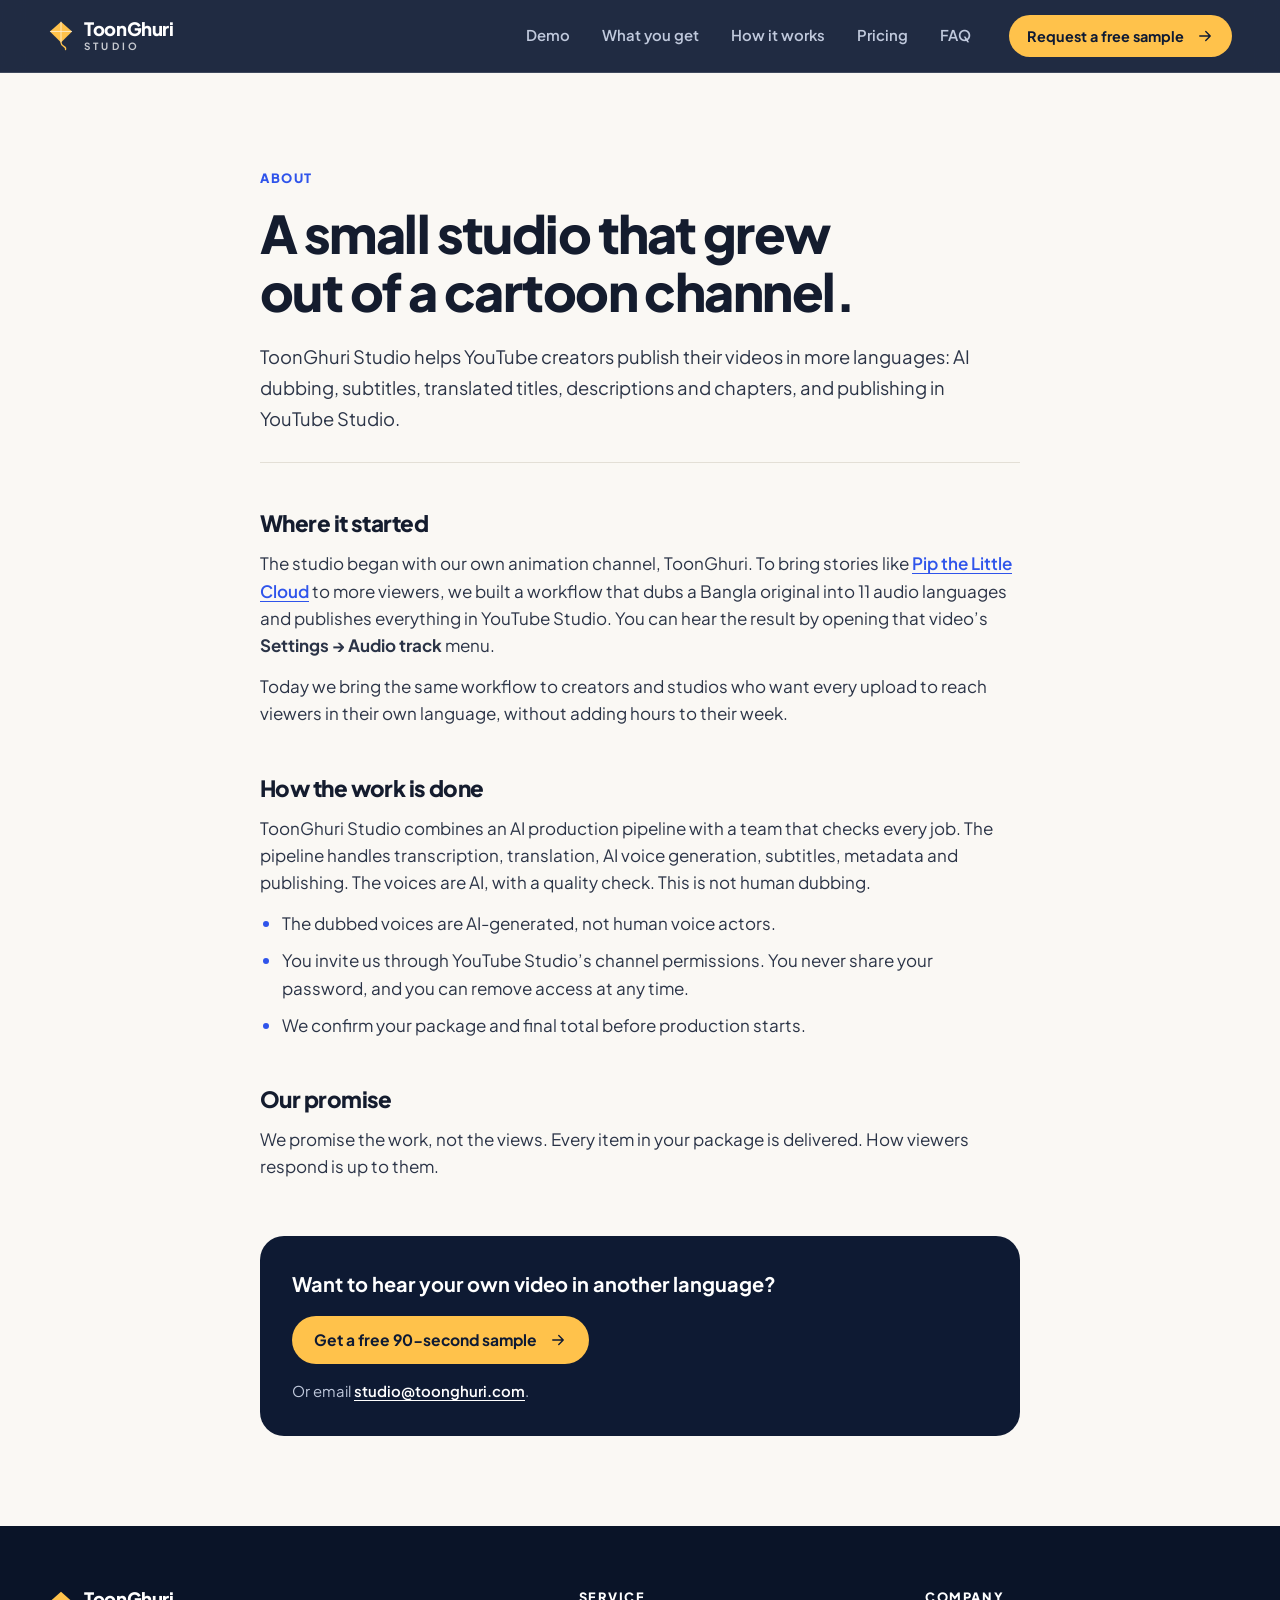
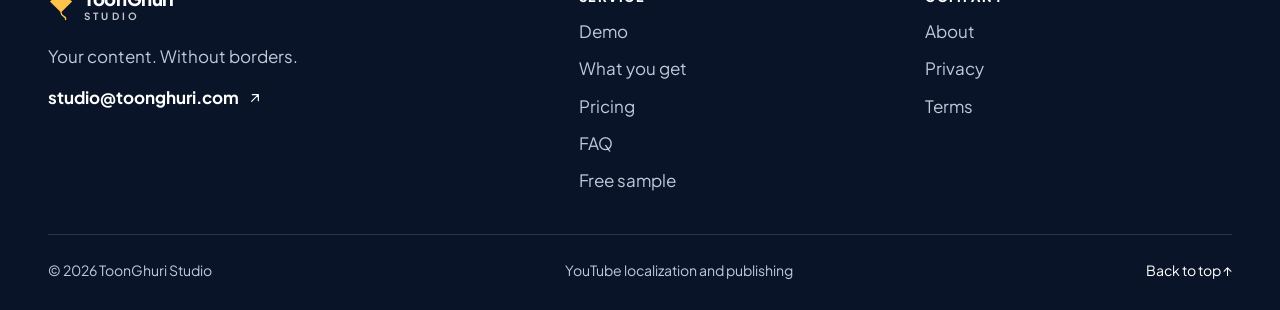
<file: about.html>
<!doctype html>
<html lang="en">
  <head>
    <meta charset="utf-8" />
    <meta name="viewport" content="width=device-width,initial-scale=1" />
    <title>About — ToonGhuri Studio</title>
    <meta name="description" content="ToonGhuri Studio grew out of the ToonGhuri animation channel. An AI-assisted YouTube localization agency." />
    <meta name="theme-color" content="#0e1a33" />
    <link rel="canonical" href="https://toonghuri.com/about.html" />
    <meta property="og:url" content="https://toonghuri.com/about.html" />
    <meta property="og:type" content="website" />
    <meta property="og:site_name" content="ToonGhuri Studio" />
    <meta name="twitter:card" content="summary_large_image" />
    <meta property="og:title" content="About — ToonGhuri Studio" />
    <meta property="og:description" content="ToonGhuri Studio grew out of the ToonGhuri animation channel. An AI-assisted YouTube localization agency." />
    <meta property="og:image" content="https://toonghuri.com/assets/media/pip-poster.jpg" />
    <meta property="og:image:alt" content="Pip the little cloud and a flower, from the featured ToonGhuri story" />
    <meta property="og:image:width" content="1280" />
    <meta property="og:image:height" content="720" />
    <meta property="og:locale" content="en_US" />
    <meta name="twitter:title" content="About — ToonGhuri Studio" />
    <meta name="twitter:description" content="ToonGhuri Studio grew out of the ToonGhuri animation channel. An AI-assisted YouTube localization agency." />
    <meta name="twitter:image" content="https://toonghuri.com/assets/media/pip-poster.jpg" />
    <link rel="icon" href="assets/favicon.svg" type="image/svg+xml" />
    <link rel="preconnect" href="https://fonts.googleapis.com" />
    <link rel="preconnect" href="https://fonts.gstatic.com" crossorigin />
    <link
      rel="stylesheet"
      href="https://fonts.googleapis.com/css2?family=Plus+Jakarta+Sans:wght@400;500;600;700;800&display=swap"
      media="print"
      onload="this.media='all'"
    />
    <noscript>
      <link
        rel="stylesheet"
        href="https://fonts.googleapis.com/css2?family=Plus+Jakarta+Sans:wght@400;500;600;700;800&display=swap"
      />
    </noscript>
    <link rel="stylesheet" href="assets/styles.css?v=20261103p" />
    <script src="assets/app.js?v=20261103" defer></script>
    <!-- Analytics off. See README. Plausible (no cookies). Uncomment the next line to enable.
    <script defer data-domain="toonghuri.com" src="https://plausible.io/js/script.js"></script>
    -->
    <!-- GA4 alternative. Replace G-XXXXXXXXXX, update privacy.html, then uncomment.
    <script async src="https://www.googletagmanager.com/gtag/js?id=G-XXXXXXXXXX"></script>
    <script>
      window.dataLayer = window.dataLayer || [];
      function gtag(){dataLayer.push(arguments);}
      gtag('js', new Date());
      gtag('config', 'G-XXXXXXXXXX');
    </script>
    -->
  </head>
  <body>
    <a href="#main" class="skip-link">Skip to content</a>
    <svg class="icon-library" xmlns="http://www.w3.org/2000/svg" aria-hidden="true">
      <symbol id="i-arrow" viewBox="0 0 24 24"><path d="M5 12h14M13 6l6 6-6 6" /></symbol>
      <symbol id="i-diagonal" viewBox="0 0 24 24"><path d="M7 17 17 7M8 7h9v9" /></symbol>
      <symbol id="i-menu" viewBox="0 0 24 24"><path d="M4 7h16M4 12h16M4 17h16" /></symbol><symbol id="i-close" viewBox="0 0 24 24"><path d="M6 6l12 12M18 6 6 18" /></symbol>
    </svg>
    <header class="site-header">
      <div class="container header-inner">
        <a class="brand" href="index.html" aria-label="ToonGhuri Studio home">
          <svg class="brand-mark" viewBox="0 0 40 48" aria-hidden="true">
            <path d="m20 2 17 15-17 17L3 17Z" fill="currentColor" />
            <path d="m20 2 0 32M3 17h34" stroke="white" stroke-width="1.3" opacity=".75" />
            <path d="M20 34c0 7 9 5 7 11" fill="none" stroke="currentColor" stroke-width="2" stroke-linecap="round" />
          </svg>
          <span>ToonGhuri<small>STUDIO</small></span>
        </a>
        <nav class="desktop-nav" aria-label="Main navigation">
          <a href="index.html#demo">Demo</a>
          <a href="index.html#what-you-get">What you get</a>
          <a href="index.html#how-it-works">How it works</a>
          <a href="index.html#pricing">Pricing</a>
          <a href="index.html#faq">FAQ</a>
        </nav>
        <a class="button button-small header-cta" href="index.html#free-sample">Request a free sample<svg class="icon" aria-hidden="true"><use href="#i-arrow" /></svg></a>
        <button class="menu-toggle icon-button" type="button" aria-label="Open navigation" aria-expanded="false" aria-controls="mobile-nav">
          <svg class="icon" aria-hidden="true"><use href="#i-menu" /></svg>
        </button>
      </div>
      <nav class="mobile-nav" id="mobile-nav" aria-label="Mobile navigation" hidden>
        <a href="index.html#demo">Demo</a>
        <a href="index.html#what-you-get">What you get</a>
        <a href="index.html#how-it-works">How it works</a>
        <a href="index.html#pricing">Pricing</a>
        <a href="index.html#faq">FAQ</a>
        <a href="index.html#free-sample" class="mobile-nav-cta">Request a free sample</a>
      </nav>
    </header>
    <main id="main">
      <article class="container legal-page about-page" id="top" aria-labelledby="legal-heading">
        <p class="eyebrow">ABOUT</p>
        <h1 id="legal-heading">A small studio that grew out of a cartoon channel.</h1>
        <p class="legal-lead">ToonGhuri Studio helps YouTube creators publish their videos in more languages: AI dubbing, subtitles, translated titles, descriptions and chapters, and publishing in YouTube Studio.</p>

        <h2>Where it started</h2>
        <p>The studio began with our own animation channel, ToonGhuri. To bring stories like <a href="https://www.youtube.com/watch?v=JCj6V_AqaOQ" target="_blank" rel="noopener noreferrer">Pip the Little Cloud<span class="visually-hidden"> (opens in a new tab)</span></a> to more viewers, we built a workflow that dubs a Bangla original into 11 audio languages and publishes everything in YouTube Studio. You can hear the result by opening that video’s <strong>Settings → Audio track</strong> menu.</p>
        <p>Today we bring the same workflow to creators and studios who want every upload to reach viewers in their own language, without adding hours to their week.</p>

        <h2>How the work is done</h2>
        <p>ToonGhuri Studio combines an AI production pipeline with a team that checks every job. The pipeline handles transcription, translation, AI voice generation, subtitles, metadata and publishing. The voices are AI, with a quality check. This is not human dubbing.</p>
        <ul>
          <li>The dubbed voices are AI-generated, not human voice actors.</li>
          <li>You invite us through YouTube Studio’s channel permissions. You never share your password, and you can remove access at any time.</li>
          <li>We confirm your package and final total before production starts.</li>
        </ul>

        <h2>Our promise</h2>
        <p>We promise the work, not the views. Every item in your package is delivered. How viewers respond is up to them.</p>

        <div class="about-cta">
          <p>Want to hear your own video in another language?</p>
          <a class="button" href="index.html#free-sample">Get a free 90-second sample<svg class="icon" aria-hidden="true"><use href="#i-arrow" /></svg></a>
          <p class="legal-meta">Or email <a href="mailto:studio@toonghuri.com">studio@toonghuri.com</a>.</p>
        </div>
      </article>
    </main>
    <footer class="site-footer">
      <div class="container footer-top">
        <div class="footer-brand">
          <a class="brand" href="index.html" aria-label="ToonGhuri Studio home">
            <svg class="brand-mark" viewBox="0 0 40 48" aria-hidden="true">
              <path d="m20 2 17 15-17 17L3 17Z" fill="currentColor" />
              <path d="M20 34c0 7 9 5 7 11" fill="none" stroke="currentColor" stroke-width="2" stroke-linecap="round" />
            </svg>
            <span>ToonGhuri<small>STUDIO</small></span>
          </a>
          <p>Your content. Without borders.</p>
          <a class="footer-mail" href="mailto:studio@toonghuri.com">studio@toonghuri.com<svg class="icon" aria-hidden="true"><use href="#i-diagonal" /></svg></a>
        </div>
        <nav class="footer-col" aria-label="Services">
          <h2>Service</h2>
          <a href="index.html#demo">Demo</a>
          <a href="index.html#what-you-get">What you get</a>
          <a href="index.html#pricing">Pricing</a>
          <a href="index.html#faq">FAQ</a>
          <a href="index.html#free-sample">Free sample</a>
        </nav>
        <nav class="footer-col footer-links" aria-label="Company and legal">
          <h2>Company</h2>
          <a href="about.html">About</a>
          <a href="privacy.html">Privacy</a>
          <a href="terms.html">Terms</a>
        </nav>
      </div>
      <div class="container footer-bottom">
        <span>© <span id="copyright-year">2026</span> ToonGhuri Studio</span>
        <span>YouTube localization and publishing</span>
        <a href="#top">Back to top ↑</a>
      </div>
    </footer>
  </body>
</html>
</file>
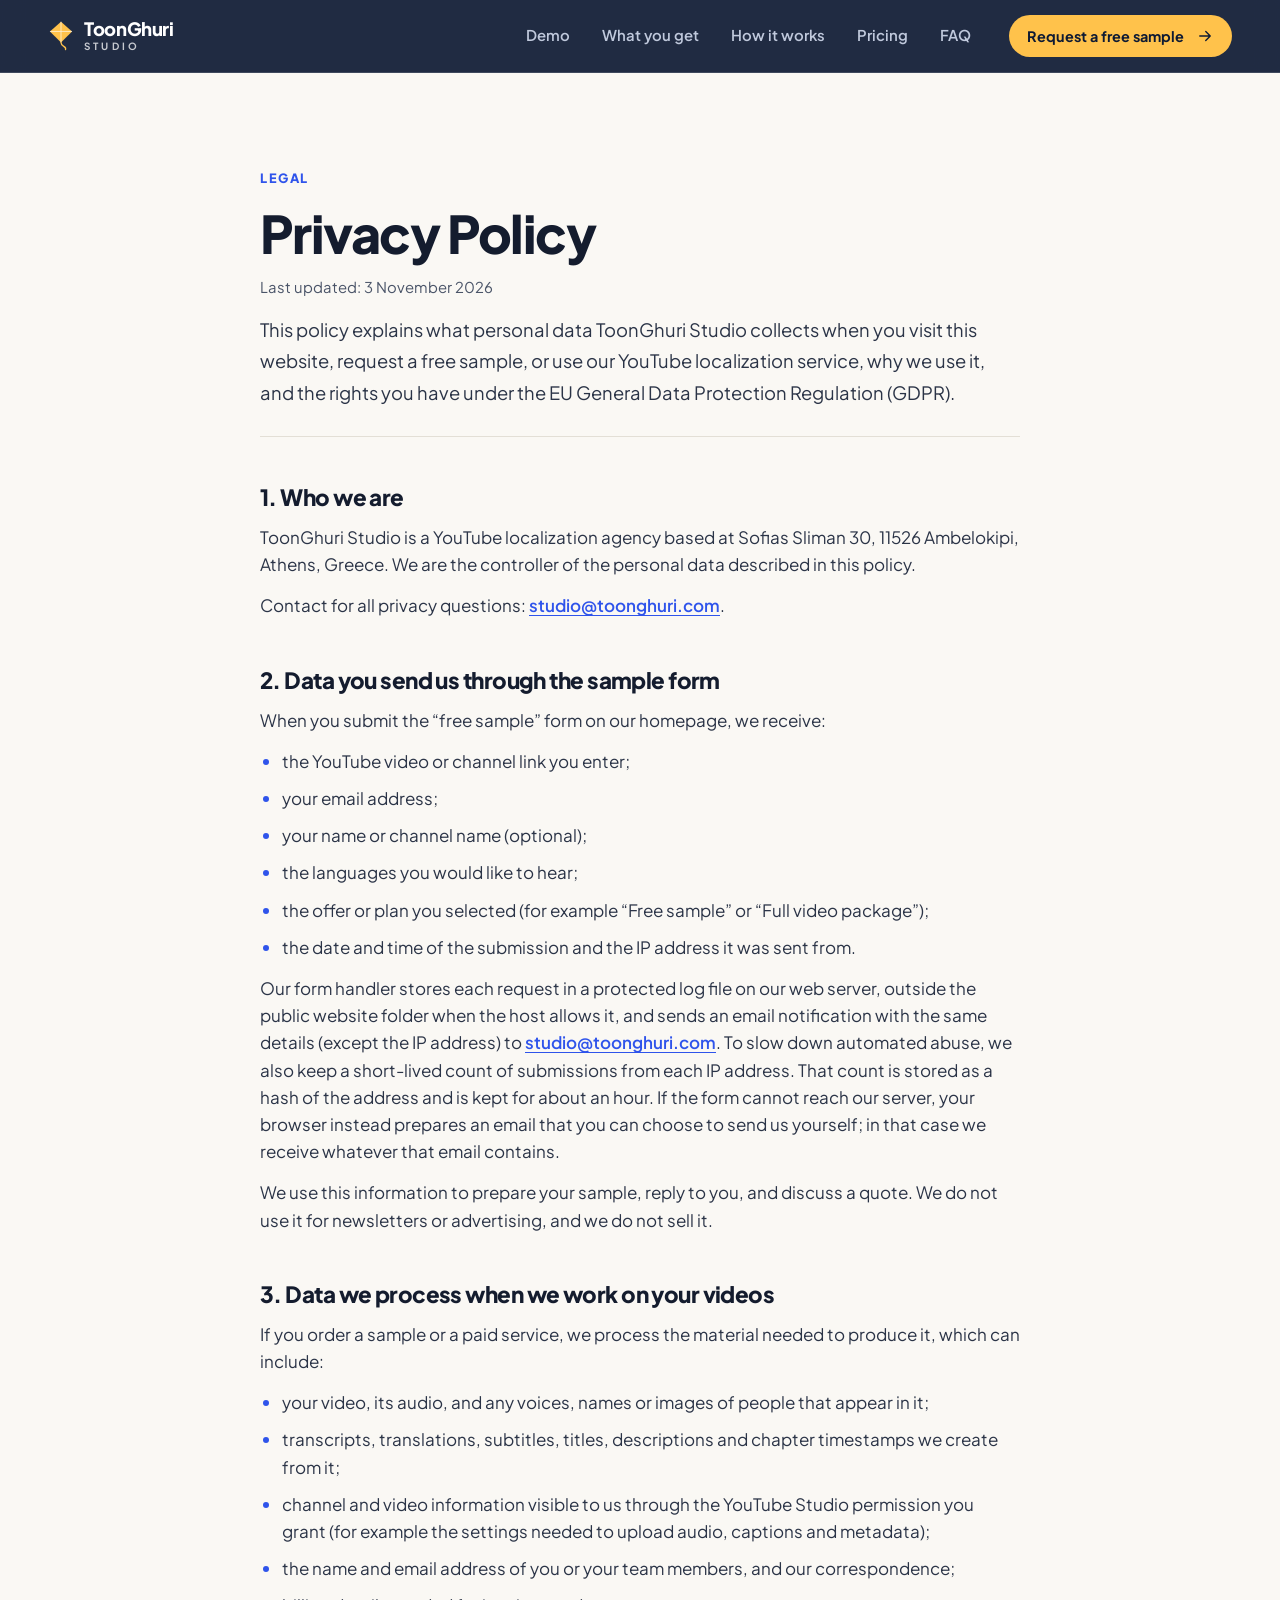
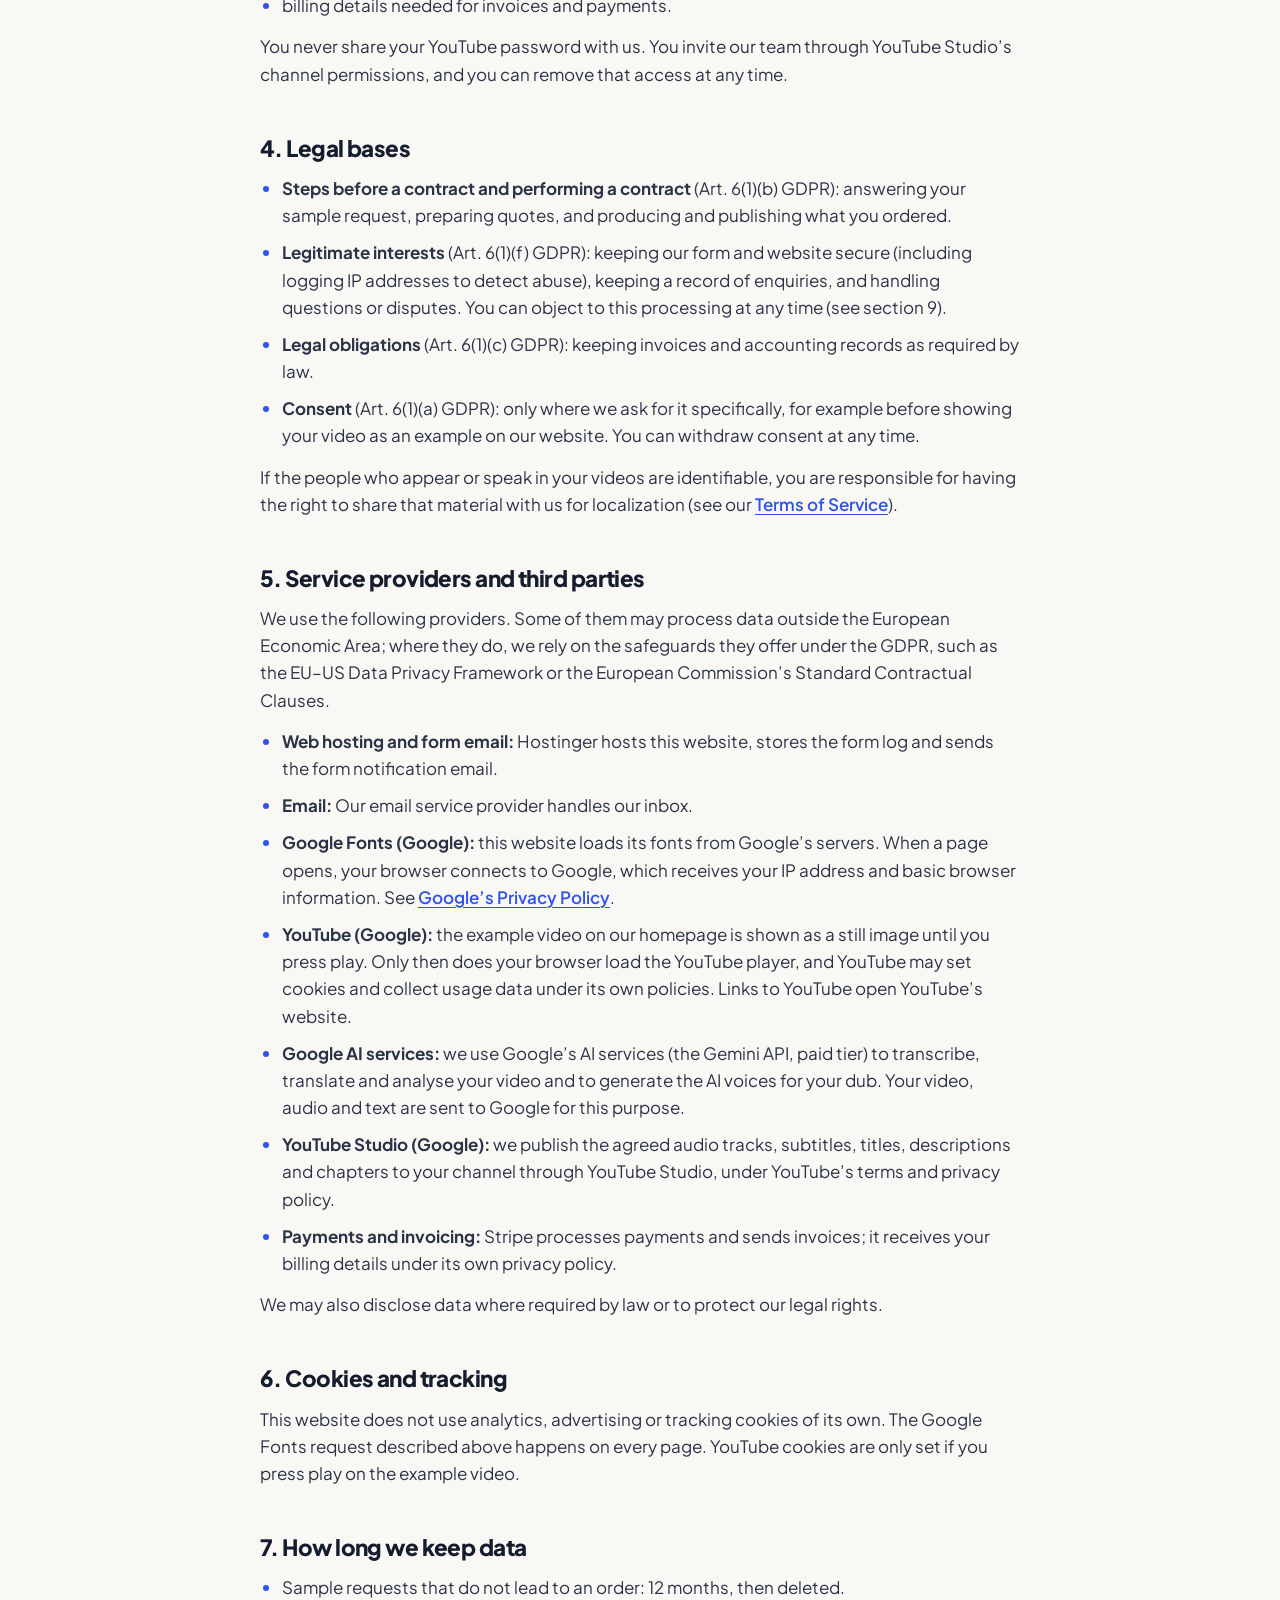
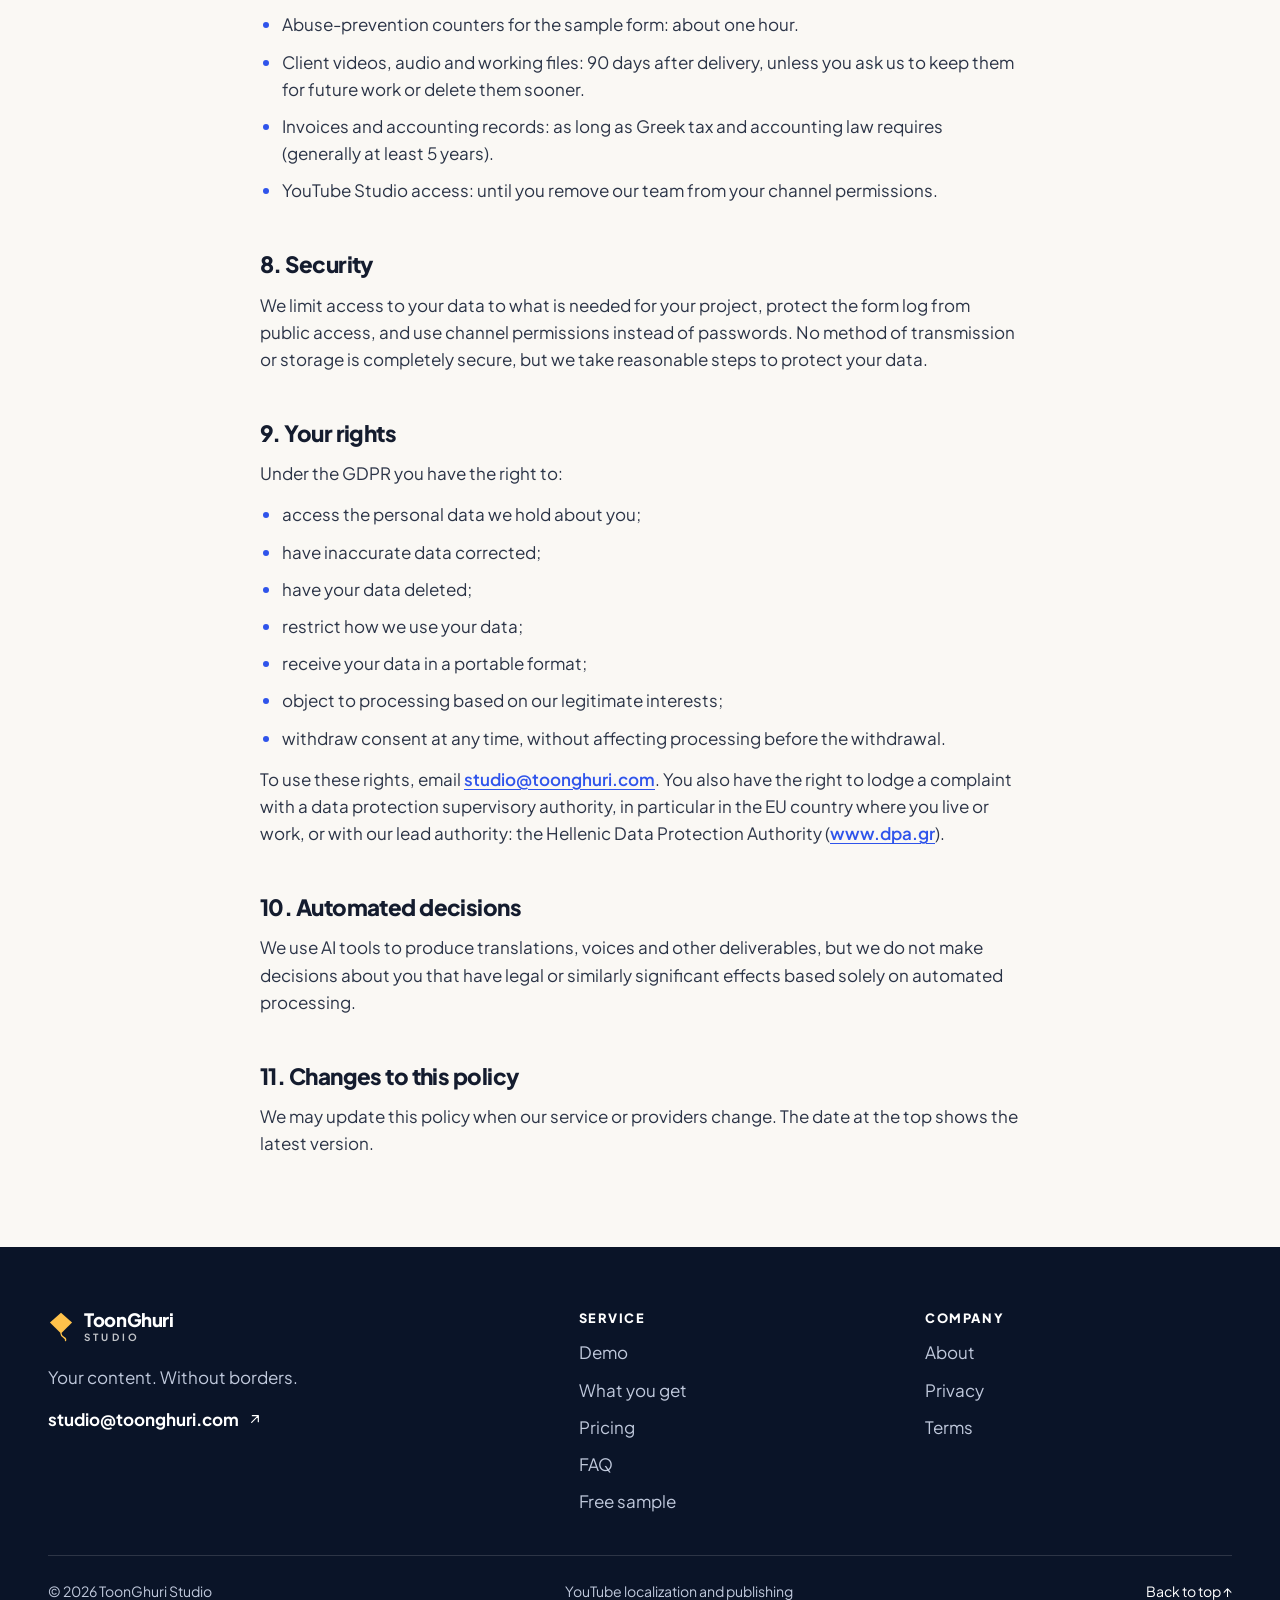
<file: privacy.html>
<!doctype html>
<!--
  TEMPLATE — NOT LEGAL ADVICE. This Privacy Policy was drafted from the site's code and the
  owner's stated service scope. The owner must review it (all former placeholders
  are now filled in), and ideally have it checked by a lawyer before relying on it.
-->
<html lang="en">
  <head>
    <meta charset="utf-8" />
    <meta name="viewport" content="width=device-width,initial-scale=1" />
    <title>Privacy Policy — ToonGhuri Studio</title>
    <meta name="description" content="How ToonGhuri Studio collects, uses and protects personal data from the sample form and client video projects." />
    <meta name="theme-color" content="#0e1a33" />
    <link rel="canonical" href="https://toonghuri.com/privacy.html" />
    <meta property="og:url" content="https://toonghuri.com/privacy.html" />
    <meta property="og:type" content="website" />
    <meta property="og:site_name" content="ToonGhuri Studio" />
    <meta name="twitter:card" content="summary_large_image" />
    <meta property="og:title" content="Privacy Policy — ToonGhuri Studio" />
    <meta property="og:description" content="How ToonGhuri Studio collects, uses and protects personal data from the sample form and client video projects." />
    <meta property="og:image" content="https://toonghuri.com/assets/media/pip-poster.jpg" />
    <meta property="og:image:alt" content="Pip the little cloud and a flower, from the featured ToonGhuri story" />
    <meta property="og:image:width" content="1280" />
    <meta property="og:image:height" content="720" />
    <meta property="og:locale" content="en_US" />
    <meta name="twitter:title" content="Privacy Policy — ToonGhuri Studio" />
    <meta name="twitter:description" content="How ToonGhuri Studio collects, uses and protects personal data from the sample form and client video projects." />
    <meta name="twitter:image" content="https://toonghuri.com/assets/media/pip-poster.jpg" />
    <link rel="icon" href="assets/favicon.svg" type="image/svg+xml" />
    <link rel="preconnect" href="https://fonts.googleapis.com" />
    <link rel="preconnect" href="https://fonts.gstatic.com" crossorigin />
    <link
      rel="stylesheet"
      href="https://fonts.googleapis.com/css2?family=Plus+Jakarta+Sans:wght@400;500;600;700;800&display=swap"
      media="print"
      onload="this.media='all'"
    />
    <noscript>
      <link
        rel="stylesheet"
        href="https://fonts.googleapis.com/css2?family=Plus+Jakarta+Sans:wght@400;500;600;700;800&display=swap"
      />
    </noscript>
    <link rel="stylesheet" href="assets/styles.css?v=20261103p" />
    <script src="assets/app.js?v=20261103" defer></script>
    <!-- Analytics off. See README. Plausible (no cookies). Uncomment the next line to enable.
    <script defer data-domain="toonghuri.com" src="https://plausible.io/js/script.js"></script>
    -->
    <!-- GA4 alternative. Replace G-XXXXXXXXXX, update privacy.html, then uncomment.
    <script async src="https://www.googletagmanager.com/gtag/js?id=G-XXXXXXXXXX"></script>
    <script>
      window.dataLayer = window.dataLayer || [];
      function gtag(){dataLayer.push(arguments);}
      gtag('js', new Date());
      gtag('config', 'G-XXXXXXXXXX');
    </script>
    -->
  </head>
  <body>
    <a href="#main" class="skip-link">Skip to content</a>
    <svg class="icon-library" xmlns="http://www.w3.org/2000/svg" aria-hidden="true">
      <symbol id="i-arrow" viewBox="0 0 24 24"><path d="M5 12h14M13 6l6 6-6 6" /></symbol>
      <symbol id="i-diagonal" viewBox="0 0 24 24"><path d="M7 17 17 7M8 7h9v9" /></symbol>
      <symbol id="i-menu" viewBox="0 0 24 24"><path d="M4 7h16M4 12h16M4 17h16" /></symbol><symbol id="i-close" viewBox="0 0 24 24"><path d="M6 6l12 12M18 6 6 18" /></symbol>
    </svg>
    <header class="site-header">
      <div class="container header-inner">
        <a class="brand" href="index.html" aria-label="ToonGhuri Studio home">
          <svg class="brand-mark" viewBox="0 0 40 48" aria-hidden="true">
            <path d="m20 2 17 15-17 17L3 17Z" fill="currentColor" />
            <path d="m20 2 0 32M3 17h34" stroke="white" stroke-width="1.3" opacity=".75" />
            <path d="M20 34c0 7 9 5 7 11" fill="none" stroke="currentColor" stroke-width="2" stroke-linecap="round" />
          </svg>
          <span>ToonGhuri<small>STUDIO</small></span>
        </a>
        <nav class="desktop-nav" aria-label="Main navigation">
          <a href="index.html#demo">Demo</a>
          <a href="index.html#what-you-get">What you get</a>
          <a href="index.html#how-it-works">How it works</a>
          <a href="index.html#pricing">Pricing</a>
          <a href="index.html#faq">FAQ</a>
        </nav>
        <a class="button button-small header-cta" href="index.html#free-sample">Request a free sample<svg class="icon" aria-hidden="true"><use href="#i-arrow" /></svg></a>
        <button class="menu-toggle icon-button" type="button" aria-label="Open navigation" aria-expanded="false" aria-controls="mobile-nav">
          <svg class="icon" aria-hidden="true"><use href="#i-menu" /></svg>
        </button>
      </div>
      <nav class="mobile-nav" id="mobile-nav" aria-label="Mobile navigation" hidden>
        <a href="index.html#demo">Demo</a>
        <a href="index.html#what-you-get">What you get</a>
        <a href="index.html#how-it-works">How it works</a>
        <a href="index.html#pricing">Pricing</a>
        <a href="index.html#faq">FAQ</a>
        <a href="index.html#free-sample" class="mobile-nav-cta">Request a free sample</a>
      </nav>
    </header>
    <main id="main">
      <article class="container legal-page" id="top" aria-labelledby="legal-heading">
        <p class="eyebrow">LEGAL</p>
        <h1 id="legal-heading">Privacy Policy</h1>
        <p class="legal-meta">Last updated: <time datetime="2026-11-03">3 November 2026</time></p>
        <p class="legal-lead">This policy explains what personal data ToonGhuri Studio collects when you visit this website, request a free sample, or use our YouTube localization service, why we use it, and the rights you have under the EU General Data Protection Regulation (GDPR).</p>

        <h2>1. Who we are</h2>
        <p>ToonGhuri Studio is a YouTube localization agency based at Sofias Sliman 30, 11526 Ambelokipi, Athens, Greece. We are the controller of the personal data described in this policy.</p>
        <p>Contact for all privacy questions: <a href="mailto:studio@toonghuri.com">studio@toonghuri.com</a>.</p>

        <h2>2. Data you send us through the sample form</h2>
        <p>When you submit the “free sample” form on our homepage, we receive:</p>
        <ul>
          <li>the YouTube video or channel link you enter;</li>
          <li>your email address;</li>
          <li>your name or channel name (optional);</li>
          <li>the languages you would like to hear;</li>
          <li>the offer or plan you selected (for example “Free sample” or “Full video package”);</li>
          <li>the date and time of the submission and the IP address it was sent from.</li>
        </ul>
        <p>Our form handler stores each request in a protected log file on our web server, outside the public website folder when the host allows it, and sends an email notification with the same details (except the IP address) to <a href="mailto:studio@toonghuri.com">studio@toonghuri.com</a>. To slow down automated abuse, we also keep a short-lived count of submissions from each IP address. That count is stored as a hash of the address and is kept for about an hour. If the form cannot reach our server, your browser instead prepares an email that you can choose to send us yourself; in that case we receive whatever that email contains.</p>
        <p>We use this information to prepare your sample, reply to you, and discuss a quote. We do not use it for newsletters or advertising, and we do not sell it.</p>

        <h2>3. Data we process when we work on your videos</h2>
        <p>If you order a sample or a paid service, we process the material needed to produce it, which can include:</p>
        <ul>
          <li>your video, its audio, and any voices, names or images of people that appear in it;</li>
          <li>transcripts, translations, subtitles, titles, descriptions and chapter timestamps we create from it;</li>
          <li>channel and video information visible to us through the YouTube Studio permission you grant (for example the settings needed to upload audio, captions and metadata);</li>
          <li>the name and email address of you or your team members, and our correspondence;</li>
          <li>billing details needed for invoices and payments.</li>
        </ul>
        <p>You never share your YouTube password with us. You invite our team through YouTube Studio’s channel permissions, and you can remove that access at any time.</p>

        <h2>4. Legal bases</h2>
        <ul>
          <li><strong>Steps before a contract and performing a contract</strong> (Art. 6(1)(b) GDPR): answering your sample request, preparing quotes, and producing and publishing what you ordered.</li>
          <li><strong>Legitimate interests</strong> (Art. 6(1)(f) GDPR): keeping our form and website secure (including logging IP addresses to detect abuse), keeping a record of enquiries, and handling questions or disputes. You can object to this processing at any time (see section 9).</li>
          <li><strong>Legal obligations</strong> (Art. 6(1)(c) GDPR): keeping invoices and accounting records as required by law.</li>
          <li><strong>Consent</strong> (Art. 6(1)(a) GDPR): only where we ask for it specifically, for example before showing your video as an example on our website. You can withdraw consent at any time.</li>
        </ul>
        <p>If the people who appear or speak in your videos are identifiable, you are responsible for having the right to share that material with us for localization (see our <a href="terms.html">Terms of Service</a>).</p>

        <h2>5. Service providers and third parties</h2>
        <p>We use the following providers. Some of them may process data outside the European Economic Area; where they do, we rely on the safeguards they offer under the GDPR, such as the EU–US Data Privacy Framework or the European Commission’s Standard Contractual Clauses.</p>
        <ul>
          <li><strong>Web hosting and form email:</strong> Hostinger hosts this website, stores the form log and sends the form notification email.</li>
          <li><strong>Email:</strong> Our email service provider handles our inbox.</li>
          <li><strong>Google Fonts (Google):</strong> this website loads its fonts from Google’s servers. When a page opens, your browser connects to Google, which receives your IP address and basic browser information. See <a href="https://policies.google.com/privacy" target="_blank" rel="noopener noreferrer">Google’s Privacy Policy<span class="visually-hidden"> (opens in a new tab)</span></a>.</li>
          <li><strong>YouTube (Google):</strong> the example video on our homepage is shown as a still image until you press play. Only then does your browser load the YouTube player, and YouTube may set cookies and collect usage data under its own policies. Links to YouTube open YouTube’s website.</li>
          <li><strong>Google AI services:</strong> we use Google’s AI services (the Gemini API, paid tier) to transcribe, translate and analyse your video and to generate the AI voices for your dub. Your video, audio and text are sent to Google for this purpose.</li>
          <li><strong>YouTube Studio (Google):</strong> we publish the agreed audio tracks, subtitles, titles, descriptions and chapters to your channel through YouTube Studio, under YouTube’s terms and privacy policy.</li>
          <li><strong>Payments and invoicing:</strong> Stripe processes payments and sends invoices; it receives your billing details under its own privacy policy.</li>
        </ul>
        <p>We may also disclose data where required by law or to protect our legal rights.</p>

        <h2>6. Cookies and tracking</h2>
        <p>This website does not use analytics, advertising or tracking cookies of its own. The Google Fonts request described above happens on every page. YouTube cookies are only set if you press play on the example video.</p>

        <h2>7. How long we keep data</h2>
        <ul>
          <li>Sample requests that do not lead to an order: 12 months, then deleted.</li>
          <li>Abuse-prevention counters for the sample form: about one hour.</li>
          <li>Client videos, audio and working files: 90 days after delivery, unless you ask us to keep them for future work or delete them sooner.</li>
          <li>Invoices and accounting records: as long as Greek tax and accounting law requires (generally at least 5 years).</li>
          <li>YouTube Studio access: until you remove our team from your channel permissions.</li>
        </ul>

        <h2>8. Security</h2>
        <p>We limit access to your data to what is needed for your project, protect the form log from public access, and use channel permissions instead of passwords. No method of transmission or storage is completely secure, but we take reasonable steps to protect your data.</p>

        <h2>9. Your rights</h2>
        <p>Under the GDPR you have the right to:</p>
        <ul>
          <li>access the personal data we hold about you;</li>
          <li>have inaccurate data corrected;</li>
          <li>have your data deleted;</li>
          <li>restrict how we use your data;</li>
          <li>receive your data in a portable format;</li>
          <li>object to processing based on our legitimate interests;</li>
          <li>withdraw consent at any time, without affecting processing before the withdrawal.</li>
        </ul>
        <p>To use these rights, email <a href="mailto:studio@toonghuri.com">studio@toonghuri.com</a>. You also have the right to lodge a complaint with a data protection supervisory authority, in particular in the EU country where you live or work, or with our lead authority: the Hellenic Data Protection Authority (<a href="https://www.dpa.gr" target="_blank" rel="noopener noreferrer">www.dpa.gr<span class="visually-hidden"> (opens in a new tab)</span></a>).</p>

        <h2>10. Automated decisions</h2>
        <p>We use AI tools to produce translations, voices and other deliverables, but we do not make decisions about you that have legal or similarly significant effects based solely on automated processing.</p>

        <h2>11. Changes to this policy</h2>
        <p>We may update this policy when our service or providers change. The date at the top shows the latest version.</p>
      </article>
    </main>
    <footer class="site-footer">
      <div class="container footer-top">
        <div class="footer-brand">
          <a class="brand" href="index.html" aria-label="ToonGhuri Studio home">
            <svg class="brand-mark" viewBox="0 0 40 48" aria-hidden="true">
              <path d="m20 2 17 15-17 17L3 17Z" fill="currentColor" />
              <path d="M20 34c0 7 9 5 7 11" fill="none" stroke="currentColor" stroke-width="2" stroke-linecap="round" />
            </svg>
            <span>ToonGhuri<small>STUDIO</small></span>
          </a>
          <p>Your content. Without borders.</p>
          <a class="footer-mail" href="mailto:studio@toonghuri.com">studio@toonghuri.com<svg class="icon" aria-hidden="true"><use href="#i-diagonal" /></svg></a>
        </div>
        <nav class="footer-col" aria-label="Services">
          <h2>Service</h2>
          <a href="index.html#demo">Demo</a>
          <a href="index.html#what-you-get">What you get</a>
          <a href="index.html#pricing">Pricing</a>
          <a href="index.html#faq">FAQ</a>
          <a href="index.html#free-sample">Free sample</a>
        </nav>
        <nav class="footer-col footer-links" aria-label="Company and legal">
          <h2>Company</h2>
          <a href="about.html">About</a>
          <a href="privacy.html">Privacy</a>
          <a href="terms.html">Terms</a>
        </nav>
      </div>
      <div class="container footer-bottom">
        <span>© <span id="copyright-year">2026</span> ToonGhuri Studio</span>
        <span>YouTube localization and publishing</span>
        <a href="#top">Back to top ↑</a>
      </div>
    </footer>
  </body>
</html>
</file>
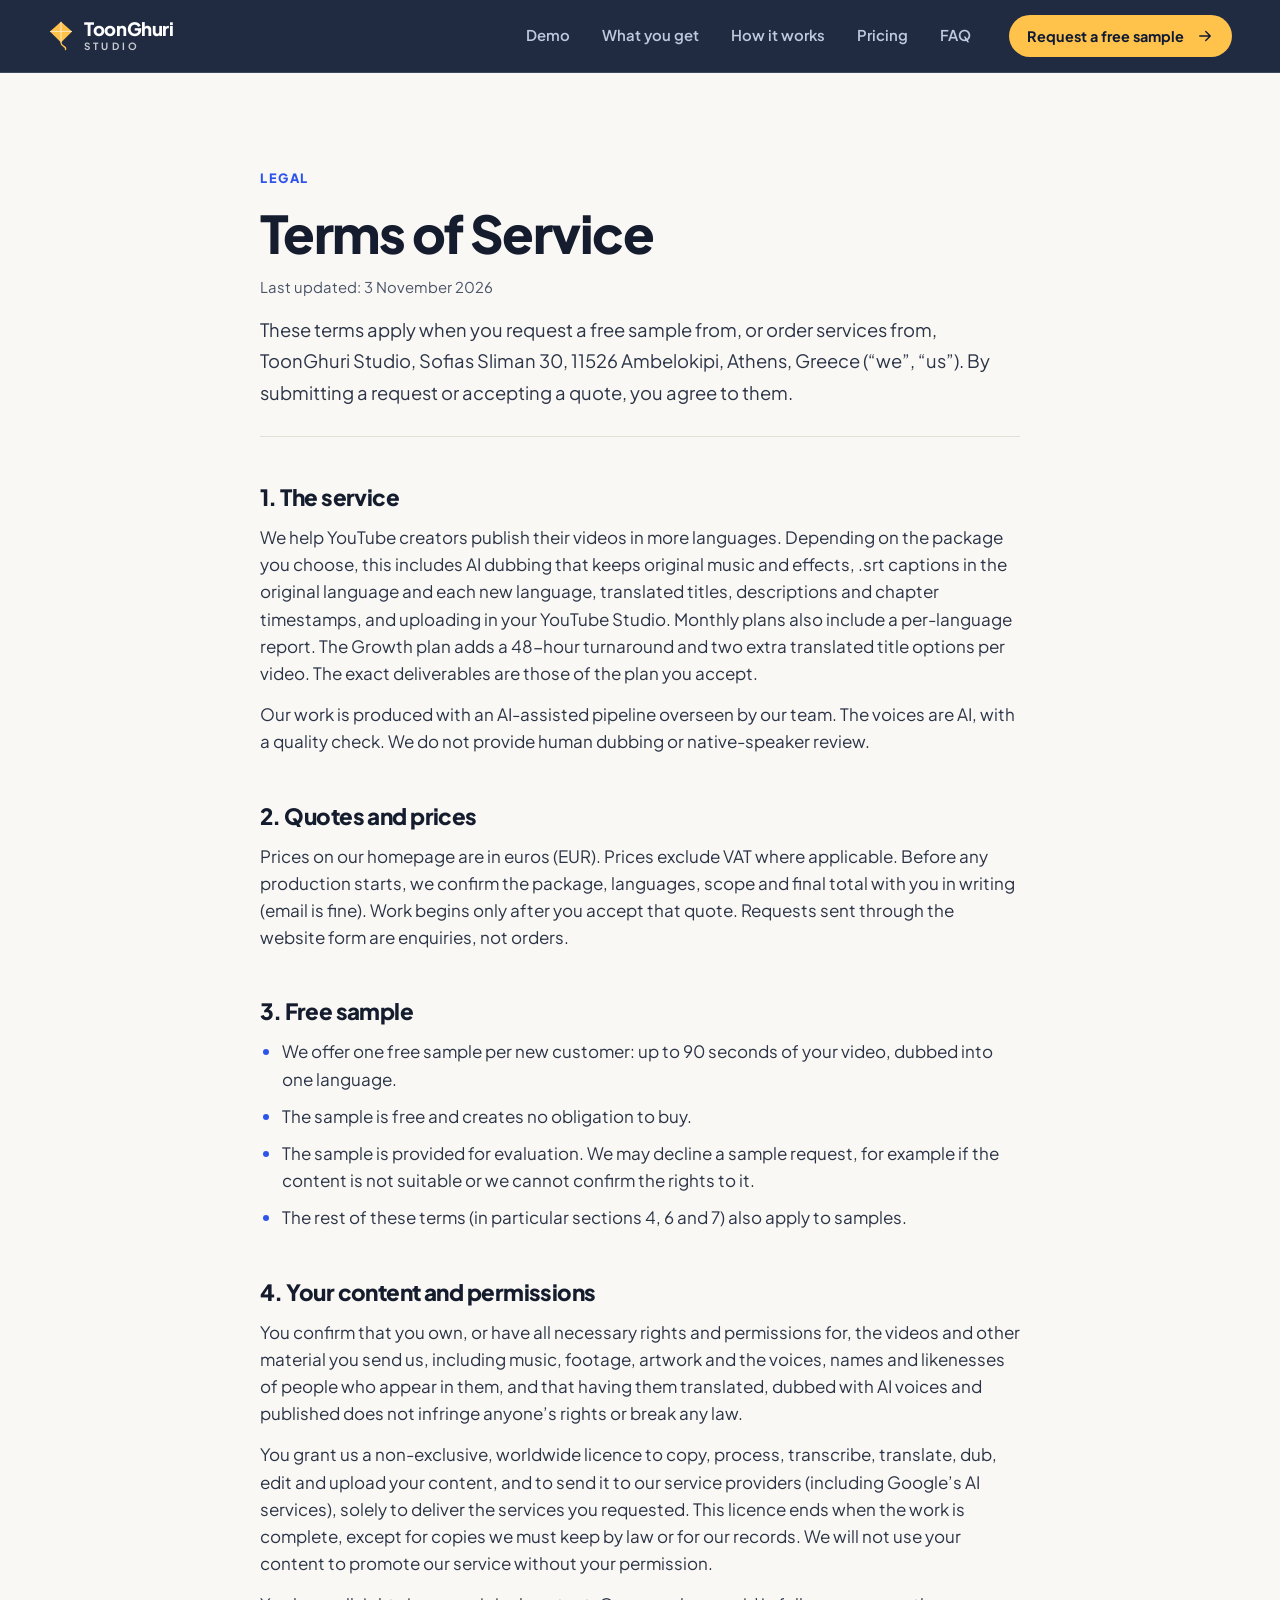
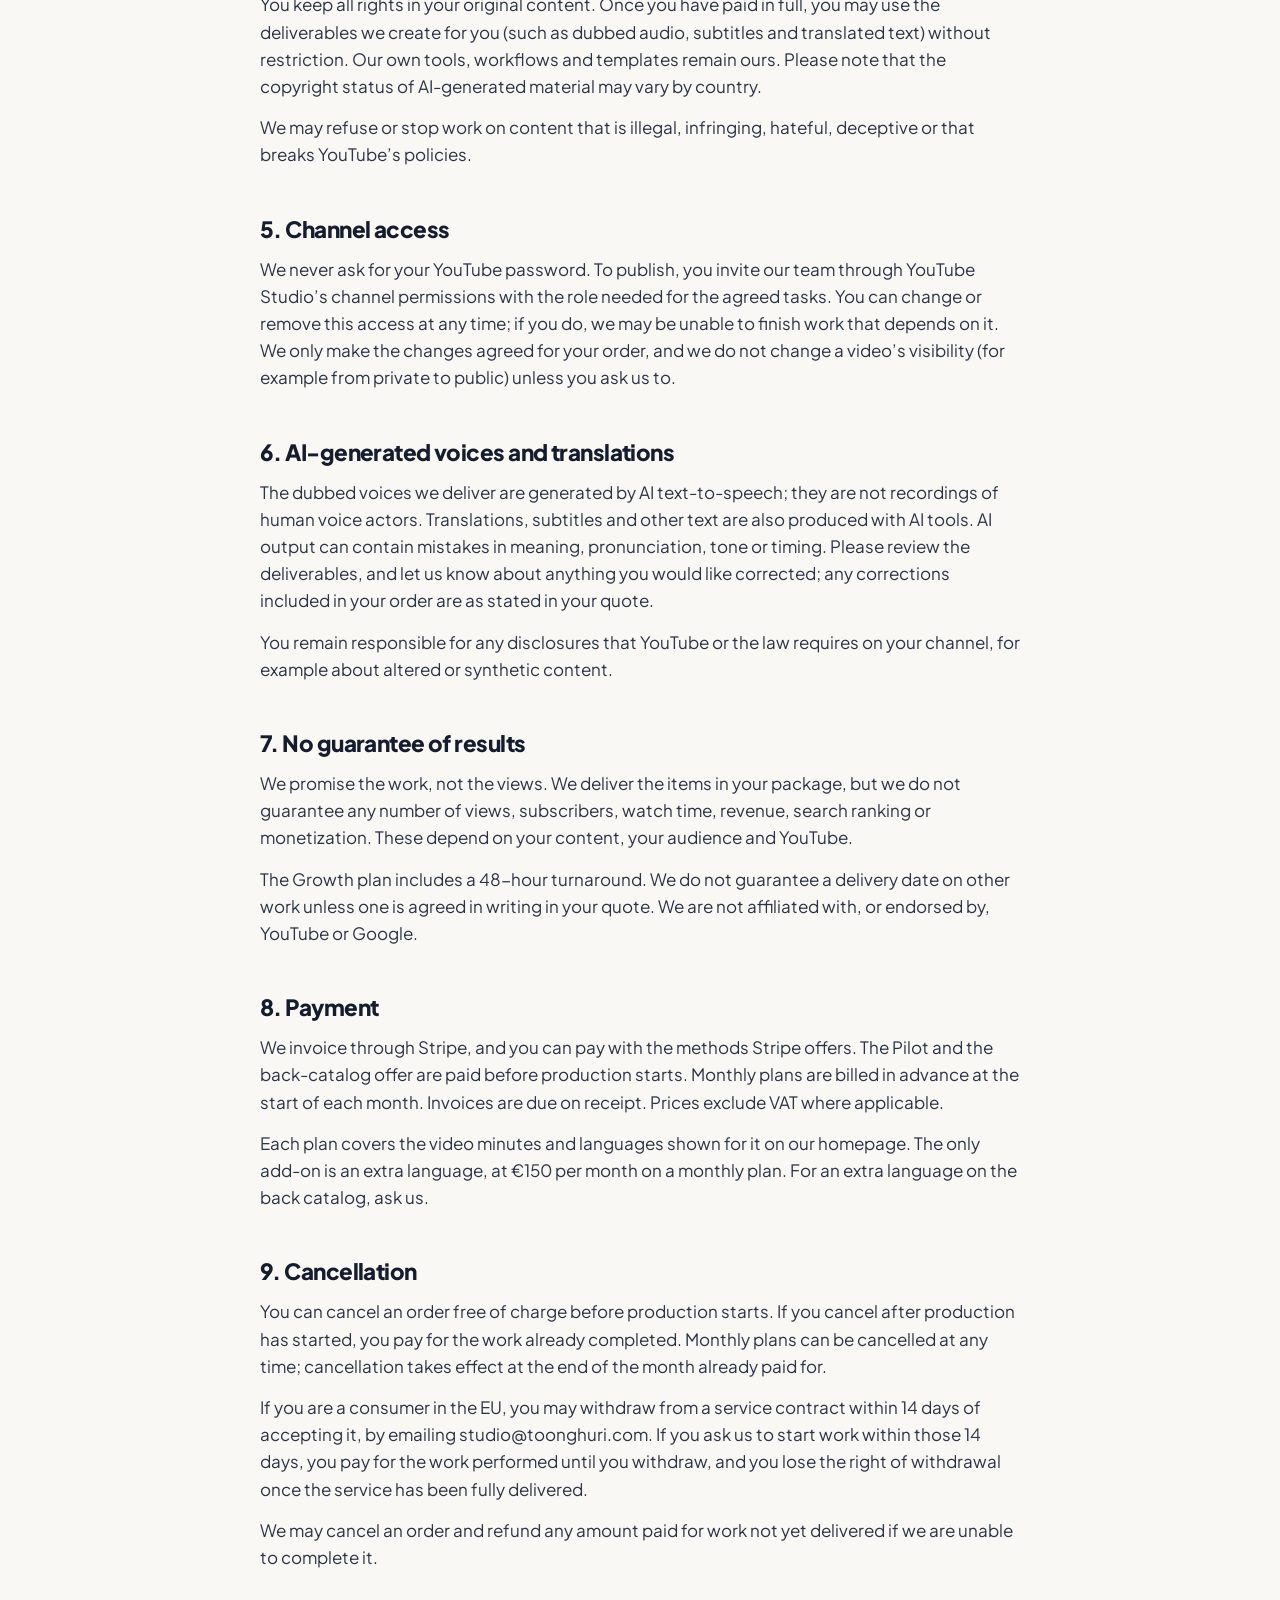
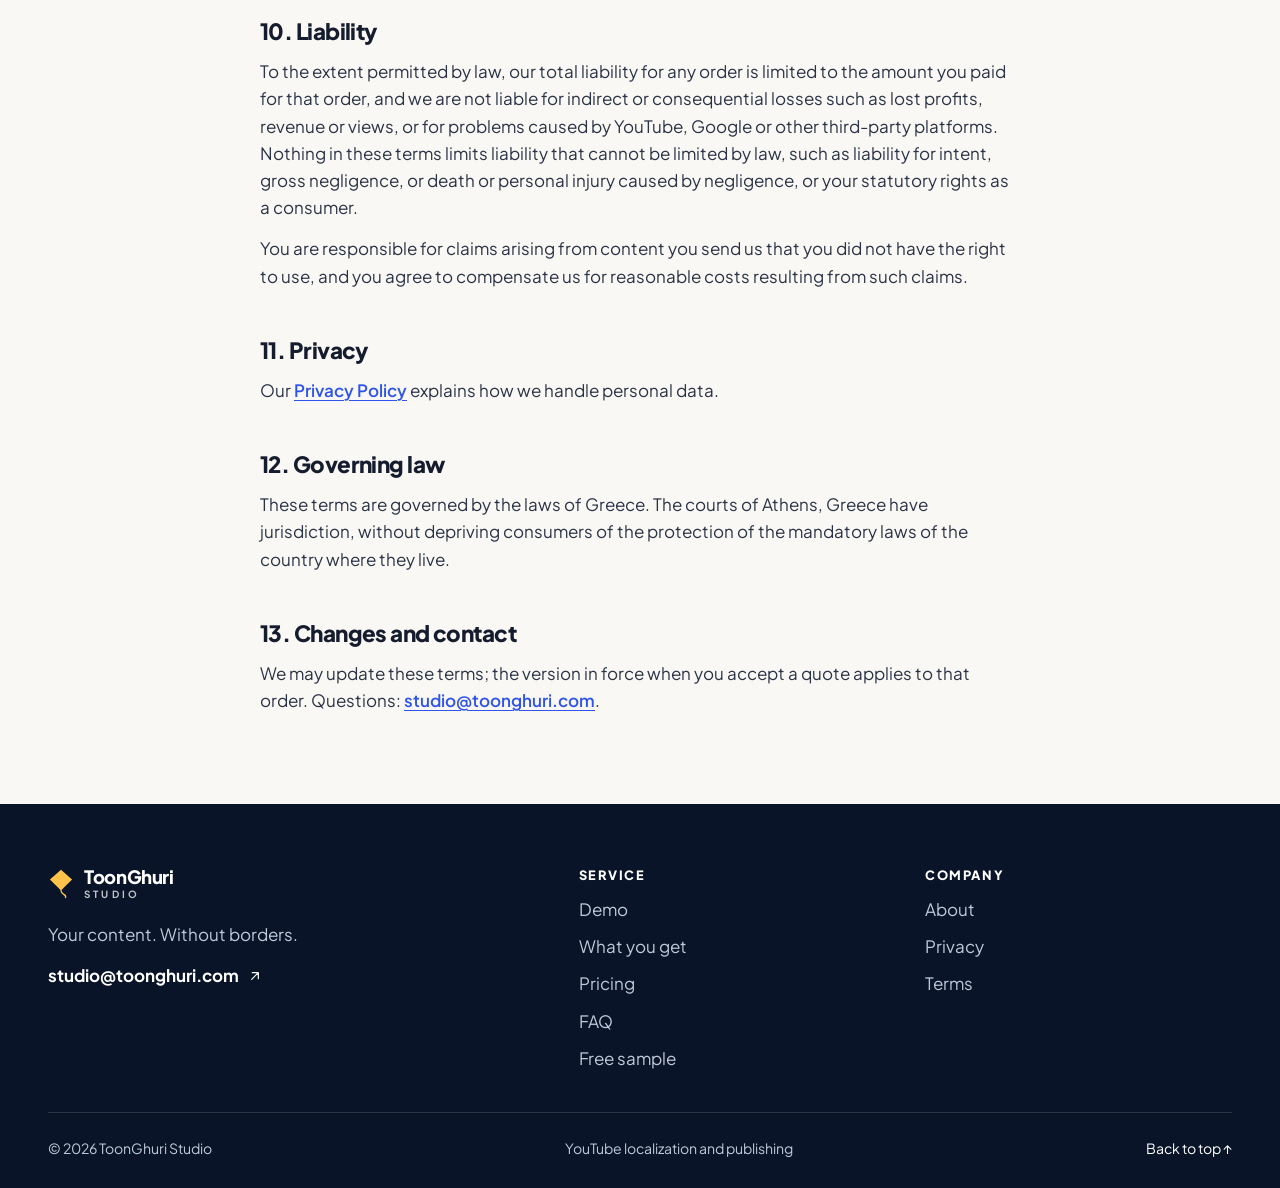
<file: terms.html>
<!doctype html>
<!--
  TEMPLATE — NOT LEGAL ADVICE. This Terms of Service was drafted from the site's code and the
  owner's stated service scope. The owner must review it (all former placeholders
  are now filled in), and ideally have it checked by a lawyer before relying on it.
-->
<html lang="en">
  <head>
    <meta charset="utf-8" />
    <meta name="viewport" content="width=device-width,initial-scale=1" />
    <title>Terms of Service — ToonGhuri Studio</title>
    <meta name="description" content="Terms for ToonGhuri Studio’s free samples and YouTube localization and publishing services." />
    <meta name="theme-color" content="#0e1a33" />
    <link rel="canonical" href="https://toonghuri.com/terms.html" />
    <meta property="og:url" content="https://toonghuri.com/terms.html" />
    <meta property="og:type" content="website" />
    <meta property="og:site_name" content="ToonGhuri Studio" />
    <meta name="twitter:card" content="summary_large_image" />
    <meta property="og:title" content="Terms of Service — ToonGhuri Studio" />
    <meta property="og:description" content="Terms for ToonGhuri Studio’s free samples and YouTube localization and publishing services." />
    <meta property="og:image" content="https://toonghuri.com/assets/media/pip-poster.jpg" />
    <meta property="og:image:alt" content="Pip the little cloud and a flower, from the featured ToonGhuri story" />
    <meta property="og:image:width" content="1280" />
    <meta property="og:image:height" content="720" />
    <meta property="og:locale" content="en_US" />
    <meta name="twitter:title" content="Terms of Service — ToonGhuri Studio" />
    <meta name="twitter:description" content="Terms for ToonGhuri Studio’s free samples and YouTube localization and publishing services." />
    <meta name="twitter:image" content="https://toonghuri.com/assets/media/pip-poster.jpg" />
    <link rel="icon" href="assets/favicon.svg" type="image/svg+xml" />
    <link rel="preconnect" href="https://fonts.googleapis.com" />
    <link rel="preconnect" href="https://fonts.gstatic.com" crossorigin />
    <link
      rel="stylesheet"
      href="https://fonts.googleapis.com/css2?family=Plus+Jakarta+Sans:wght@400;500;600;700;800&display=swap"
      media="print"
      onload="this.media='all'"
    />
    <noscript>
      <link
        rel="stylesheet"
        href="https://fonts.googleapis.com/css2?family=Plus+Jakarta+Sans:wght@400;500;600;700;800&display=swap"
      />
    </noscript>
    <link rel="stylesheet" href="assets/styles.css?v=20261103p" />
    <script src="assets/app.js?v=20261103" defer></script>
    <!-- Analytics off. See README. Plausible (no cookies). Uncomment the next line to enable.
    <script defer data-domain="toonghuri.com" src="https://plausible.io/js/script.js"></script>
    -->
    <!-- GA4 alternative. Replace G-XXXXXXXXXX, update privacy.html, then uncomment.
    <script async src="https://www.googletagmanager.com/gtag/js?id=G-XXXXXXXXXX"></script>
    <script>
      window.dataLayer = window.dataLayer || [];
      function gtag(){dataLayer.push(arguments);}
      gtag('js', new Date());
      gtag('config', 'G-XXXXXXXXXX');
    </script>
    -->
  </head>
  <body>
    <a href="#main" class="skip-link">Skip to content</a>
    <svg class="icon-library" xmlns="http://www.w3.org/2000/svg" aria-hidden="true">
      <symbol id="i-arrow" viewBox="0 0 24 24"><path d="M5 12h14M13 6l6 6-6 6" /></symbol>
      <symbol id="i-diagonal" viewBox="0 0 24 24"><path d="M7 17 17 7M8 7h9v9" /></symbol>
      <symbol id="i-menu" viewBox="0 0 24 24"><path d="M4 7h16M4 12h16M4 17h16" /></symbol><symbol id="i-close" viewBox="0 0 24 24"><path d="M6 6l12 12M18 6 6 18" /></symbol>
    </svg>
    <header class="site-header">
      <div class="container header-inner">
        <a class="brand" href="index.html" aria-label="ToonGhuri Studio home">
          <svg class="brand-mark" viewBox="0 0 40 48" aria-hidden="true">
            <path d="m20 2 17 15-17 17L3 17Z" fill="currentColor" />
            <path d="m20 2 0 32M3 17h34" stroke="white" stroke-width="1.3" opacity=".75" />
            <path d="M20 34c0 7 9 5 7 11" fill="none" stroke="currentColor" stroke-width="2" stroke-linecap="round" />
          </svg>
          <span>ToonGhuri<small>STUDIO</small></span>
        </a>
        <nav class="desktop-nav" aria-label="Main navigation">
          <a href="index.html#demo">Demo</a>
          <a href="index.html#what-you-get">What you get</a>
          <a href="index.html#how-it-works">How it works</a>
          <a href="index.html#pricing">Pricing</a>
          <a href="index.html#faq">FAQ</a>
        </nav>
        <a class="button button-small header-cta" href="index.html#free-sample">Request a free sample<svg class="icon" aria-hidden="true"><use href="#i-arrow" /></svg></a>
        <button class="menu-toggle icon-button" type="button" aria-label="Open navigation" aria-expanded="false" aria-controls="mobile-nav">
          <svg class="icon" aria-hidden="true"><use href="#i-menu" /></svg>
        </button>
      </div>
      <nav class="mobile-nav" id="mobile-nav" aria-label="Mobile navigation" hidden>
        <a href="index.html#demo">Demo</a>
        <a href="index.html#what-you-get">What you get</a>
        <a href="index.html#how-it-works">How it works</a>
        <a href="index.html#pricing">Pricing</a>
        <a href="index.html#faq">FAQ</a>
        <a href="index.html#free-sample" class="mobile-nav-cta">Request a free sample</a>
      </nav>
    </header>
    <main id="main">
      <article class="container legal-page" id="top" aria-labelledby="legal-heading">
        <p class="eyebrow">LEGAL</p>
        <h1 id="legal-heading">Terms of Service</h1>
        <p class="legal-meta">Last updated: <time datetime="2026-11-03">3 November 2026</time></p>
        <p class="legal-lead">These terms apply when you request a free sample from, or order services from, ToonGhuri Studio, Sofias Sliman 30, 11526 Ambelokipi, Athens, Greece (“we”, “us”). By submitting a request or accepting a quote, you agree to them.</p>

        <h2>1. The service</h2>
        <p>We help YouTube creators publish their videos in more languages. Depending on the package you choose, this includes AI dubbing that keeps original music and effects, .srt captions in the original language and each new language, translated titles, descriptions and chapter timestamps, and uploading in your YouTube Studio. Monthly plans also include a per-language report. The Growth plan adds a 48-hour turnaround and two extra translated title options per video. The exact deliverables are those of the plan you accept.</p>
        <p>Our work is produced with an AI-assisted pipeline overseen by our team. The voices are AI, with a quality check. We do not provide human dubbing or native-speaker review.</p>

        <h2>2. Quotes and prices</h2>
        <p>Prices on our homepage are in euros (EUR). Prices exclude VAT where applicable. Before any production starts, we confirm the package, languages, scope and final total with you in writing (email is fine). Work begins only after you accept that quote. Requests sent through the website form are enquiries, not orders.</p>

        <h2>3. Free sample</h2>
        <ul>
          <li>We offer one free sample per new customer: up to 90 seconds of your video, dubbed into one language.</li>
          <li>The sample is free and creates no obligation to buy.</li>
          <li>The sample is provided for evaluation. We may decline a sample request, for example if the content is not suitable or we cannot confirm the rights to it.</li>
          <li>The rest of these terms (in particular sections 4, 6 and 7) also apply to samples.</li>
        </ul>

        <h2>4. Your content and permissions</h2>
        <p>You confirm that you own, or have all necessary rights and permissions for, the videos and other material you send us, including music, footage, artwork and the voices, names and likenesses of people who appear in them, and that having them translated, dubbed with AI voices and published does not infringe anyone’s rights or break any law.</p>
        <p>You grant us a non-exclusive, worldwide licence to copy, process, transcribe, translate, dub, edit and upload your content, and to send it to our service providers (including Google’s AI services), solely to deliver the services you requested. This licence ends when the work is complete, except for copies we must keep by law or for our records. We will not use your content to promote our service without your permission.</p>
        <p>You keep all rights in your original content. Once you have paid in full, you may use the deliverables we create for you (such as dubbed audio, subtitles and translated text) without restriction. Our own tools, workflows and templates remain ours. Please note that the copyright status of AI-generated material may vary by country.</p>
        <p>We may refuse or stop work on content that is illegal, infringing, hateful, deceptive or that breaks YouTube’s policies.</p>

        <h2>5. Channel access</h2>
        <p>We never ask for your YouTube password. To publish, you invite our team through YouTube Studio’s channel permissions with the role needed for the agreed tasks. You can change or remove this access at any time; if you do, we may be unable to finish work that depends on it. We only make the changes agreed for your order, and we do not change a video’s visibility (for example from private to public) unless you ask us to.</p>

        <h2>6. AI-generated voices and translations</h2>
        <p>The dubbed voices we deliver are generated by AI text-to-speech; they are not recordings of human voice actors. Translations, subtitles and other text are also produced with AI tools. AI output can contain mistakes in meaning, pronunciation, tone or timing. Please review the deliverables, and let us know about anything you would like corrected; any corrections included in your order are as stated in your quote.</p>
        <p>You remain responsible for any disclosures that YouTube or the law requires on your channel, for example about altered or synthetic content.</p>

        <h2>7. No guarantee of results</h2>
        <p>We promise the work, not the views. We deliver the items in your package, but we do not guarantee any number of views, subscribers, watch time, revenue, search ranking or monetization. These depend on your content, your audience and YouTube.</p>
        <p>The Growth plan includes a 48-hour turnaround. We do not guarantee a delivery date on other work unless one is agreed in writing in your quote. We are not affiliated with, or endorsed by, YouTube or Google.</p>

        <h2>8. Payment</h2>
        <p>We invoice through Stripe, and you can pay with the methods Stripe offers. The Pilot and the back-catalog offer are paid before production starts. Monthly plans are billed in advance at the start of each month. Invoices are due on receipt. Prices exclude VAT where applicable.</p>
        <p>Each plan covers the video minutes and languages shown for it on our homepage. The only add-on is an extra language, at €150 per month on a monthly plan. For an extra language on the back catalog, ask us.</p>

        <h2>9. Cancellation</h2>
        <p>You can cancel an order free of charge before production starts. If you cancel after production has started, you pay for the work already completed. Monthly plans can be cancelled at any time; cancellation takes effect at the end of the month already paid for.</p>
        <p>If you are a consumer in the EU, you may withdraw from a service contract within 14 days of accepting it, by emailing studio@toonghuri.com. If you ask us to start work within those 14 days, you pay for the work performed until you withdraw, and you lose the right of withdrawal once the service has been fully delivered.</p>
        <p>We may cancel an order and refund any amount paid for work not yet delivered if we are unable to complete it.</p>

        <h2>10. Liability</h2>
        <p>To the extent permitted by law, our total liability for any order is limited to the amount you paid for that order, and we are not liable for indirect or consequential losses such as lost profits, revenue or views, or for problems caused by YouTube, Google or other third-party platforms. Nothing in these terms limits liability that cannot be limited by law, such as liability for intent, gross negligence, or death or personal injury caused by negligence, or your statutory rights as a consumer.</p>
        <p>You are responsible for claims arising from content you send us that you did not have the right to use, and you agree to compensate us for reasonable costs resulting from such claims.</p>

        <h2>11. Privacy</h2>
        <p>Our <a href="privacy.html">Privacy Policy</a> explains how we handle personal data.</p>

        <h2>12. Governing law</h2>
        <p>These terms are governed by the laws of Greece. The courts of Athens, Greece have jurisdiction, without depriving consumers of the protection of the mandatory laws of the country where they live.</p>

        <h2>13. Changes and contact</h2>
        <p>We may update these terms; the version in force when you accept a quote applies to that order. Questions: <a href="mailto:studio@toonghuri.com">studio@toonghuri.com</a>.</p>
      </article>
    </main>
    <footer class="site-footer">
      <div class="container footer-top">
        <div class="footer-brand">
          <a class="brand" href="index.html" aria-label="ToonGhuri Studio home">
            <svg class="brand-mark" viewBox="0 0 40 48" aria-hidden="true">
              <path d="m20 2 17 15-17 17L3 17Z" fill="currentColor" />
              <path d="M20 34c0 7 9 5 7 11" fill="none" stroke="currentColor" stroke-width="2" stroke-linecap="round" />
            </svg>
            <span>ToonGhuri<small>STUDIO</small></span>
          </a>
          <p>Your content. Without borders.</p>
          <a class="footer-mail" href="mailto:studio@toonghuri.com">studio@toonghuri.com<svg class="icon" aria-hidden="true"><use href="#i-diagonal" /></svg></a>
        </div>
        <nav class="footer-col" aria-label="Services">
          <h2>Service</h2>
          <a href="index.html#demo">Demo</a>
          <a href="index.html#what-you-get">What you get</a>
          <a href="index.html#pricing">Pricing</a>
          <a href="index.html#faq">FAQ</a>
          <a href="index.html#free-sample">Free sample</a>
        </nav>
        <nav class="footer-col footer-links" aria-label="Company and legal">
          <h2>Company</h2>
          <a href="about.html">About</a>
          <a href="privacy.html">Privacy</a>
          <a href="terms.html">Terms</a>
        </nav>
      </div>
      <div class="container footer-bottom">
        <span>© <span id="copyright-year">2026</span> ToonGhuri Studio</span>
        <span>YouTube localization and publishing</span>
        <a href="#top">Back to top ↑</a>
      </div>
    </footer>
  </body>
</html>
</file>
<file: assets/styles.css>
/* ==========================================================================
   ToonGhuri Studio — design system
   Buildless, no dependencies. Sections:
   1. Tokens  2. Base  3. Utilities & components  4. Header  5. Hero & demo
   6. Sections (audience, services, workflow, pricing, compare, trust, FAQ,
   sample form)  7. Footer  8. Legal pages  9. Responsive  10. Motion
   ========================================================================== */

/* 1. Tokens ---------------------------------------------------------------- */
:root {
  --ink: #0e1a33; /* dark surfaces */
  --ink-2: #172747;
  --ink-3: #22355c;
  --text: #141c2e; /* body text on light: 16.5:1 on paper */
  --muted: #4a5468; /* secondary text on light: 7.4:1 on paper */
  --on-dark: #ffffff;
  --on-dark-muted: #c0c9dc; /* 10:1 on ink */
  --paper: #faf8f4;
  --paper-2: #f2efe8;
  --surface: #ffffff;
  --line: #e3dfd6;
  --line-dark: rgba(255, 255, 255, 0.14);
  --primary: #2f54eb; /* 5.3:1 on white */
  --primary-dark: #2141c4;
  --primary-soft: #eef2ff;
  --accent: #ffc24b; /* sunflower from Pip; used with ink text (11:1) */
  --accent-dark: #f2ad1e;
  --success: #1f7a55;
  --focus: #ff8a3d;

  --font: "Plus Jakarta Sans", system-ui, -apple-system, "Segoe UI", Roboto, sans-serif;

  --radius-sm: 10px;
  --radius: 16px;
  --radius-lg: 24px;
  --shadow-sm: 0 1px 2px rgba(14, 26, 51, 0.06), 0 2px 8px rgba(14, 26, 51, 0.05);
  --shadow: 0 2px 4px rgba(14, 26, 51, 0.05), 0 16px 40px rgba(14, 26, 51, 0.1);
  --shadow-lg: 0 30px 80px rgba(5, 12, 30, 0.35);

  --space-section: clamp(72px, 9vw, 128px);
  --gutter: clamp(20px, 5vw, 48px);
  --header-h: 72px;

  font-family: var(--font);
  color: var(--text);
  background: var(--paper);
  font-synthesis: none;
  text-rendering: optimizeLegibility;
  -webkit-font-smoothing: antialiased;
  scroll-behavior: smooth;
  scroll-padding-top: calc(var(--header-h) + 16px);
}

/* 2. Base ------------------------------------------------------------------ */
*,
*::before,
*::after {
  box-sizing: border-box;
}
body {
  margin: 0;
  font-size: 1.0625rem;
  line-height: 1.6;
}
h1,
h2,
h3,
h4 {
  margin: 0;
  line-height: 1.12;
  letter-spacing: -0.025em;
  font-weight: 800;
  text-wrap: balance;
}
h2 {
  font-size: clamp(2rem, 3.6vw, 3rem);
}
h3 {
  font-size: 1.25rem;
  letter-spacing: -0.015em;
  font-weight: 700;
}
p {
  margin: 0;
}
a {
  color: inherit;
}
img {
  display: block;
  max-width: 100%;
  height: auto;
}
button,
input,
select,
textarea {
  font: inherit;
  color: inherit;
}
button {
  border: 0;
  background: none;
  cursor: pointer;
}
button:disabled {
  cursor: wait;
  opacity: 0.8;
}
summary {
  cursor: pointer;
}
:focus-visible {
  outline: 3px solid var(--focus);
  outline-offset: 3px;
  border-radius: 4px;
}
[hidden] {
  display: none !important;
}
::selection {
  background: var(--accent);
  color: var(--ink);
}

/* 3. Utilities & components ----------------------------------------------- */
.container {
  width: min(100% - 2 * var(--gutter), 1200px);
  margin-inline: auto;
}
.visually-hidden {
  position: absolute !important;
  width: 1px;
  height: 1px;
  padding: 0;
  margin: -1px;
  overflow: hidden;
  clip: rect(0 0 0 0);
  white-space: nowrap;
  border: 0;
}
.icon-library {
  position: absolute;
  width: 0;
  height: 0;
  overflow: hidden;
}
.icon {
  width: 20px;
  height: 20px;
  flex-shrink: 0;
  fill: none;
  stroke: currentColor;
  stroke-width: 1.8;
  stroke-linecap: round;
  stroke-linejoin: round;
}
.skip-link {
  position: fixed;
  top: -100px;
  left: 16px;
  z-index: 200;
  padding: 12px 18px;
  border-radius: var(--radius-sm);
  background: var(--accent);
  color: var(--ink);
  font-weight: 700;
  text-decoration: none;
}
.skip-link:focus {
  top: 12px;
}

.button {
  display: inline-flex;
  align-items: center;
  justify-content: center;
  gap: 12px;
  min-height: 48px;
  padding: 12px 22px;
  border-radius: 999px;
  background: var(--primary);
  color: #fff;
  font-size: 0.975rem;
  font-weight: 700;
  line-height: 1.3;
  text-decoration: none;
  text-align: center;
  transition:
    background-color 0.2s,
    color 0.2s,
    box-shadow 0.2s,
    transform 0.2s;
}
.button:hover {
  background: var(--primary-dark);
  transform: translateY(-1px);
}
.button .icon {
  width: 18px;
  height: 18px;
  transition: transform 0.2s;
}
.button:hover .icon {
  transform: translateX(3px);
}
.button-small {
  min-height: 42px;
  padding: 9px 18px;
  font-size: 0.9rem;
}
.button-large {
  min-height: 56px;
  padding: 15px 28px;
  font-size: 1.0625rem;
}
.button-block {
  width: 100%;
}
.button-accent {
  background: var(--accent);
  color: var(--ink);
  box-shadow: 0 8px 24px rgba(255, 194, 75, 0.28);
}
.button-accent:hover {
  background: var(--accent-dark);
}
.button-secondary {
  background: var(--surface);
  color: var(--text);
  box-shadow: inset 0 0 0 1.5px #cfd4df;
}
.button-secondary:hover {
  background: var(--primary-soft);
  box-shadow: inset 0 0 0 1.5px var(--primary);
}
.button-ghost-dark {
  background: transparent;
  color: var(--on-dark);
  box-shadow: inset 0 0 0 1.5px rgba(255, 255, 255, 0.4);
}
.button-ghost-dark:hover {
  background: rgba(255, 255, 255, 0.08);
  box-shadow: inset 0 0 0 1.5px #fff;
}
.text-button {
  display: inline-flex;
  align-items: center;
  gap: 8px;
  color: var(--primary);
  font-weight: 700;
  font-size: 0.95rem;
  text-decoration: none;
}
.text-button:hover {
  text-decoration: underline;
  text-underline-offset: 4px;
}
.text-button .icon {
  width: 18px;
  height: 18px;
}
.inline-link,
.service-note a,
.check-list a,
.compare-table a,
.faq-list a,
.faq-intro a,
.pricing-details a,
.form-small a,
.legal-page a:not(.button) {
  color: var(--primary);
  font-weight: 600;
  text-decoration: underline;
  text-decoration-thickness: 1px;
  text-underline-offset: 3px;
}
.eyebrow {
  display: inline-flex;
  align-items: center;
  gap: 10px;
  margin-bottom: 16px;
  color: var(--primary);
  font-size: 0.8rem;
  font-weight: 800;
  letter-spacing: 0.12em;
  text-transform: uppercase;
}
.eyebrow-on-dark {
  color: var(--accent);
}
.status-dot,
.live-dot {
  width: 8px;
  height: 8px;
  border-radius: 50%;
  background: #3ddc97;
  box-shadow: 0 0 0 4px rgba(61, 220, 151, 0.2);
}

.section {
  padding-block: var(--space-section);
}
.section-heading {
  display: grid;
  grid-template-columns: minmax(0, 1.2fr) minmax(0, 1fr);
  gap: 24px 64px;
  align-items: end;
  margin-bottom: clamp(40px, 5vw, 64px);
}
.section-heading > p {
  color: var(--muted);
  font-size: 1.0625rem;
  max-width: 520px;
}
.section-heading-center {
  display: block;
  text-align: center;
  max-width: 760px;
  margin-inline: auto;
}
.section-heading-center > p {
  margin: 18px auto 0;
  max-width: 620px;
}

/* 4. Header ---------------------------------------------------------------- */
.site-header {
  position: sticky;
  top: 0;
  z-index: 50;
  background: rgba(14, 26, 51, 0.92);
  color: var(--on-dark);
  backdrop-filter: saturate(160%) blur(12px);
  -webkit-backdrop-filter: saturate(160%) blur(12px);
  border-bottom: 1px solid var(--line-dark);
}
.header-inner {
  display: flex;
  align-items: center;
  gap: 24px;
  min-height: var(--header-h);
}
.brand {
  display: inline-flex;
  align-items: center;
  gap: 10px;
  color: inherit;
  text-decoration: none;
}
.brand-mark {
  width: 26px;
  height: 32px;
  color: var(--accent);
}
.brand span {
  display: flex;
  flex-direction: column;
  font-size: 1.15rem;
  font-weight: 800;
  letter-spacing: -0.02em;
  line-height: 1;
}
.brand small {
  margin-top: 4px;
  font-size: 0.62rem;
  font-weight: 700;
  letter-spacing: 0.32em;
  opacity: 0.75;
}
.desktop-nav {
  display: flex;
  gap: 4px;
  margin-left: auto;
}
.desktop-nav a {
  padding: 8px 14px;
  border-radius: 999px;
  color: var(--on-dark-muted);
  font-size: 0.93rem;
  font-weight: 600;
  text-decoration: none;
  transition:
    color 0.2s,
    background-color 0.2s;
}
.desktop-nav a:hover {
  color: #fff;
  background: rgba(255, 255, 255, 0.08);
}
.header-cta {
  background: var(--accent);
  color: var(--ink);
}
.header-cta:hover {
  background: var(--accent-dark);
}
.icon-button {
  display: none;
  place-items: center;
  width: 44px;
  height: 44px;
  margin-left: auto;
  border-radius: 12px;
  color: #fff;
  box-shadow: inset 0 0 0 1px var(--line-dark);
}
.icon-button .icon {
  width: 22px;
  height: 22px;
}
.mobile-nav {
  display: grid;
  gap: 2px;
  padding: 8px var(--gutter) 20px;
  border-top: 1px solid var(--line-dark);
}
.mobile-nav a {
  padding: 13px 4px;
  color: #fff;
  font-weight: 600;
  text-decoration: none;
  border-bottom: 1px solid var(--line-dark);
}
.mobile-nav .mobile-nav-cta {
  margin-top: 12px;
  border: 0;
  border-radius: 999px;
  background: var(--accent);
  color: var(--ink);
  text-align: center;
  font-weight: 800;
}

/* 5. Hero & demo ----------------------------------------------------------- */
.hero {
  position: relative;
  overflow: hidden;
  padding-block: clamp(56px, 7vw, 104px) clamp(72px, 8vw, 120px);
  background:
    radial-gradient(900px 500px at 85% 10%, rgba(47, 84, 235, 0.35), transparent 60%),
    radial-gradient(700px 420px at 0% 100%, rgba(255, 194, 75, 0.12), transparent 60%),
    var(--ink);
  color: var(--on-dark);
}
.hero-grid {
  display: grid;
  grid-template-columns: minmax(0, 1fr) minmax(0, 1.02fr);
  gap: clamp(40px, 5vw, 72px);
  align-items: center;
}
.hero h1 {
  font-size: clamp(2.5rem, 5.2vw, 4.25rem);
  line-height: 1.04;
  letter-spacing: -0.035em;
}
.hero h1 .accent {
  display: block;
  color: var(--accent);
}
.hero-description {
  margin-top: 24px;
  max-width: 560px;
  color: var(--on-dark-muted);
  font-size: 1.125rem;
  line-height: 1.65;
}
.hero-description strong {
  color: #fff;
  font-weight: 700;
}
.hero-actions {
  display: flex;
  flex-wrap: wrap;
  gap: 12px;
  margin-top: 32px;
}
.micro-copy {
  margin-top: 16px;
  color: var(--on-dark-muted);
  font-size: 0.93rem;
  font-weight: 600;
}
.hero-trust {
  display: grid;
  gap: 10px;
  margin: 32px 0 0;
  padding: 24px 0 0;
  border-top: 1px solid var(--line-dark);
  list-style: none;
  color: #e6ebf5;
  font-size: 0.95rem;
}
.hero-trust li {
  display: flex;
  align-items: flex-start;
  gap: 12px;
}
.hero-trust .icon {
  margin-top: 2px;
  color: var(--accent);
}

.demo-shell {
  padding: 18px;
  border-radius: var(--radius-lg);
  background: linear-gradient(180deg, var(--ink-2), #111f3d);
  box-shadow:
    inset 0 0 0 1px var(--line-dark),
    var(--shadow-lg);
}
.demo-heading {
  display: flex;
  flex-wrap: wrap;
  justify-content: space-between;
  align-items: center;
  gap: 8px 16px;
  padding: 4px 4px 14px;
}
.demo-kicker {
  display: inline-flex;
  align-items: center;
  gap: 10px;
  font-size: 0.8rem;
  font-weight: 800;
  letter-spacing: 0.1em;
  text-transform: uppercase;
}
.demo-kind {
  color: var(--on-dark-muted);
  font-size: 0.85rem;
}
.youtube-stage {
  position: relative;
  aspect-ratio: 16 / 9;
  overflow: hidden;
  border-radius: var(--radius);
  background: #000;
}
.youtube-stage img,
.youtube-stage iframe {
  width: 100%;
  height: 100%;
  border: 0;
  object-fit: cover;
}
.youtube-stage::after {
  content: "";
  position: absolute;
  inset: 0;
  background: linear-gradient(180deg, transparent 55%, rgba(0, 0, 0, 0.65));
  pointer-events: none;
}
.youtube-stage:has(iframe)::after {
  display: none;
}
.stage-play {
  position: absolute;
  inset: 50% auto auto 50%;
  z-index: 2;
  display: grid;
  place-items: center;
  width: 76px;
  height: 76px;
  border-radius: 50%;
  background: var(--accent);
  color: var(--ink);
  transform: translate(-50%, -50%);
  box-shadow:
    0 0 0 10px rgba(255, 194, 75, 0.25),
    0 12px 30px rgba(0, 0, 0, 0.35);
  transition: transform 0.2s;
}
.stage-play:hover {
  transform: translate(-50%, -50%) scale(1.06);
}
.stage-play .icon {
  width: 30px;
  height: 30px;
  margin-left: 4px;
  fill: currentColor;
}
.video-caption {
  position: absolute;
  left: 18px;
  bottom: 14px;
  z-index: 1;
  display: grid;
  gap: 2px;
  font-weight: 800;
  font-size: 1.15rem;
  text-shadow: 0 1px 8px rgba(0, 0, 0, 0.5);
}
.clip-category {
  font-size: 0.72rem;
  letter-spacing: 0.1em;
  text-transform: uppercase;
  color: #e9edf6;
}
.youtube-guide {
  display: flex;
  flex-wrap: wrap;
  align-items: center;
  gap: 10px 20px;
  padding: 16px 4px 4px;
}
.guide-heading {
  font-weight: 700;
  font-size: 0.95rem;
}
.youtube-guide ol {
  display: flex;
  flex-wrap: wrap;
  gap: 8px 16px;
  margin: 0;
  padding: 0;
  list-style: none;
  color: var(--on-dark-muted);
  font-size: 0.88rem;
}
.youtube-guide li {
  display: inline-flex;
  align-items: center;
  gap: 8px;
}
.youtube-guide li strong {
  color: #fff;
}
.youtube-guide li > span {
  display: grid;
  place-items: center;
  width: 22px;
  height: 22px;
  border-radius: 50%;
  background: rgba(255, 255, 255, 0.12);
  color: #fff;
  font-size: 0.75rem;
  font-weight: 700;
}
.language-area {
  margin-top: 14px;
  padding: 14px;
  border-radius: var(--radius);
  background: rgba(255, 255, 255, 0.05);
  box-shadow: inset 0 0 0 1px var(--line-dark);
}
.language-label {
  margin-bottom: 10px;
  color: var(--on-dark-muted);
  font-size: 0.82rem;
  font-weight: 600;
}
.language-chips {
  display: flex;
  flex-wrap: wrap;
  gap: 8px;
}
.extra-languages {
  margin-top: 8px;
}
.language-chip {
  display: inline-flex;
  align-items: center;
  gap: 6px;
  min-height: 36px;
  padding: 6px 13px;
  border-radius: 999px;
  background: rgba(255, 255, 255, 0.1);
  color: #fff;
  font-size: 0.88rem;
  font-weight: 600;
}
.original-chip {
  background: var(--accent);
  color: var(--ink);
}
.original-chip small {
  font-size: 0.7rem;
  font-weight: 700;
  opacity: 0.8;
}
.more-languages {
  background: transparent;
  box-shadow: inset 0 0 0 1.5px rgba(255, 255, 255, 0.4);
}
.more-languages:hover {
  background: rgba(255, 255, 255, 0.1);
}
.demo-footnote {
  display: flex;
  flex-wrap: wrap;
  justify-content: space-between;
  gap: 8px 16px;
  padding: 14px 4px 2px;
  color: var(--on-dark-muted);
  font-size: 0.85rem;
}
.demo-footnote a {
  color: #fff;
  font-weight: 700;
  text-underline-offset: 3px;
}

/* 6a. Audience ------------------------------------------------------------- */
.audience-grid {
  display: grid;
  grid-template-columns: repeat(3, minmax(0, 1fr));
  gap: 20px;
}
.audience-card {
  padding: 32px;
  border-radius: var(--radius-lg);
  background: var(--surface);
  box-shadow: var(--shadow-sm);
  border: 1px solid var(--line);
}
.audience-icon {
  display: grid;
  place-items: center;
  width: 52px;
  height: 52px;
  margin-bottom: 22px;
  border-radius: 14px;
  background: var(--primary-soft);
  color: var(--primary);
}
.audience-icon .icon {
  width: 26px;
  height: 26px;
}
.audience-card p {
  margin-top: 12px;
  color: var(--muted);
}

/* 6b. Services ------------------------------------------------------------- */
.services-section {
  background: var(--surface);
  border-block: 1px solid var(--line);
}
.service-grid {
  display: grid;
  grid-template-columns: repeat(2, minmax(0, 1fr));
  gap: 20px;
}
.service-card {
  display: flex;
  flex-direction: column;
  padding: 28px;
  border-radius: var(--radius-lg);
  background: var(--paper);
  border: 1px solid var(--line);
}
.feature-heading {
  display: flex;
  justify-content: space-between;
  align-items: center;
  margin-bottom: 18px;
  color: var(--primary);
}
.feature-number {
  font-size: 0.8rem;
  font-weight: 800;
  letter-spacing: 0.12em;
  text-transform: uppercase;
}
.service-card > p {
  margin-top: 10px;
  color: var(--muted);
}
.localize-visual,
.metadata-visual,
.test-visual {
  margin-top: 22px;
}
.localize-visual {
  position: relative;
  overflow: hidden;
  border-radius: var(--radius);
  aspect-ratio: 16 / 9;
}
.localize-visual img {
  width: 100%;
  height: 100%;
  object-fit: cover;
}
.subtitle-preview {
  position: absolute;
  left: 50%;
  bottom: 12px;
  transform: translateX(-50%);
  display: inline-flex;
  align-items: center;
  gap: 8px;
  padding: 5px 12px;
  border-radius: 8px;
  background: rgba(0, 0, 0, 0.75);
  color: #fff;
  font-size: 0.85rem;
  font-weight: 600;
  white-space: nowrap;
}
.subtitle-preview span {
  padding: 1px 5px;
  border-radius: 4px;
  background: #fff;
  color: #000;
  font-size: 0.68rem;
  font-weight: 800;
}
.track-preview {
  display: flex;
  flex-wrap: wrap;
  align-items: center;
  gap: 8px;
  margin-top: 14px;
}
.track-preview > span {
  padding: 5px 12px;
  border-radius: 999px;
  background: var(--surface);
  border: 1px solid var(--line);
  font-size: 0.85rem;
  font-weight: 600;
}
.track-preview small {
  color: var(--muted);
  font-size: 0.72rem;
}
.track-preview .icon {
  width: 16px;
  height: 16px;
  color: var(--muted);
}
.service-link {
  margin-top: auto;
  padding-top: 22px;
}
.metadata-visual,
.test-visual {
  display: grid;
  gap: 10px;
  padding: 16px;
  border-radius: var(--radius);
  background: var(--surface);
  border: 1px solid var(--line);
}
.metadata-title {
  display: flex;
  align-items: center;
  gap: 10px;
  font-size: 0.95rem;
}
.metadata-title span {
  display: grid;
  place-items: center;
  width: 30px;
  height: 22px;
  border-radius: 6px;
  background: var(--primary-soft);
  color: var(--primary);
  font-size: 0.7rem;
  font-weight: 800;
}
.metadata-description {
  color: var(--muted);
  font-size: 0.88rem;
}
.chapter-preview {
  display: grid;
  gap: 6px;
  padding-top: 10px;
  border-top: 1px dashed var(--line);
  font-size: 0.88rem;
}
.chapter-preview div {
  display: flex;
  gap: 12px;
}
.chapter-preview time {
  color: var(--primary);
  font-weight: 700;
  font-variant-numeric: tabular-nums;
}
.visual-label {
  color: var(--muted);
  font-size: 0.7rem;
  font-weight: 800;
  letter-spacing: 0.1em;
  text-transform: uppercase;
}
.variant-row {
  display: grid;
  grid-template-columns: 24px 84px minmax(0, 1fr);
  align-items: center;
  gap: 12px;
  font-size: 0.88rem;
  font-weight: 600;
}
.variant-letter {
  display: grid;
  place-items: center;
  width: 24px;
  height: 24px;
  border-radius: 50%;
  background: var(--ink);
  color: #fff;
  font-size: 0.75rem;
  font-weight: 800;
}
.variant-thumb {
  overflow: hidden;
  aspect-ratio: 16 / 9;
  border-radius: 8px;
}
.variant-thumb img {
  width: 100%;
  height: 100%;
  object-fit: cover;
}
.variant-pip img {
  transform: scale(1.7);
  transform-origin: 52% 30%;
}
.variant-flower img {
  transform: scale(1.9);
  transform-origin: 14% 72%;
}
.service-detail {
  display: block;
  margin-top: auto;
  padding-top: 22px;
  color: var(--muted);
  font-size: 0.85rem;
  font-weight: 600;
}
.publishing-strip {
  display: flex;
  align-items: center;
  gap: 24px;
  margin-top: 20px;
  padding: 28px 32px;
  border-radius: var(--radius-lg);
  background: var(--primary-soft);
}
.publishing-icon {
  display: grid;
  place-items: center;
  flex-shrink: 0;
  width: 56px;
  height: 56px;
  border-radius: 16px;
  background: var(--primary);
  color: #fff;
}
.publishing-icon .icon {
  width: 26px;
  height: 26px;
}
.publishing-strip h3 {
  font-size: 1.15rem;
}
.publishing-strip p {
  margin-top: 6px;
  color: var(--muted);
  max-width: 640px;
}
.publishing-strip .button {
  flex-shrink: 0;
  margin-left: auto;
}
.service-note {
  margin-top: 20px;
  color: var(--muted);
  font-size: 0.88rem;
}

/* 6c. Workflow ------------------------------------------------------------- */
.workflow-steps {
  display: grid;
  grid-template-columns: repeat(4, minmax(0, 1fr));
  gap: 20px;
  margin: 0;
  padding: 0;
  list-style: none;
  counter-reset: none;
}
.workflow-steps li {
  position: relative;
  padding: 28px 24px;
  border-radius: var(--radius-lg);
  background: var(--surface);
  border: 1px solid var(--line);
}
.workflow-steps li:not(:last-child)::after {
  content: "";
  position: absolute;
  top: 48px;
  right: -21px;
  width: 22px;
  height: 2px;
  background: var(--line);
}
.step-number {
  display: grid;
  place-items: center;
  width: 44px;
  height: 44px;
  margin-bottom: 20px;
  border-radius: 50%;
  background: var(--ink);
  color: var(--accent);
  font-weight: 800;
  font-size: 0.95rem;
}
.workflow-steps li:first-child .step-number {
  background: var(--accent);
  color: var(--ink);
}
.workflow-steps h3 {
  font-size: 1.125rem;
}
.workflow-steps p {
  margin-top: 10px;
  color: var(--muted);
  font-size: 0.97rem;
}

/* 6d. Pricing -------------------------------------------------------------- */
.pricing-section {
  background: var(--paper-2);
  border-block: 1px solid var(--line);
}
.pricing-grid {
  display: grid;
  grid-template-columns: repeat(3, minmax(0, 1fr));
  gap: 20px;
  align-items: stretch;
}
.pricing-grid-once {
  grid-template-columns: repeat(2, minmax(0, 1fr));
  max-width: 820px;
  margin: 36px auto 0;
}
.price-card {
  position: relative;
  display: flex;
  flex-direction: column;
  padding: 32px;
  border-radius: var(--radius-lg);
  background: var(--surface);
  border: 1px solid var(--line);
  box-shadow: var(--shadow-sm);
}
.price-card-featured {
  background:
    radial-gradient(500px 260px at 100% 0%, rgba(47, 84, 235, 0.45), transparent 70%),
    var(--ink);
  color: var(--on-dark);
  border-color: transparent;
  box-shadow: var(--shadow);
  outline: 3px solid var(--accent);
  outline-offset: -3px;
}
.plan-badge,
.plan-step {
  position: absolute;
  top: -14px;
  left: 32px;
  padding: 5px 14px;
  border-radius: 999px;
  background: var(--accent);
  color: var(--ink);
  font-size: 0.75rem;
  font-weight: 800;
  letter-spacing: 0.08em;
  text-transform: uppercase;
}
.plan-step {
  background: var(--ink);
  color: #fff;
}
.plan-name {
  font-size: 0.85rem;
  font-weight: 800;
  letter-spacing: 0.12em;
  text-transform: uppercase;
  color: var(--primary);
}
.price-card-featured .plan-name {
  color: var(--accent);
}
.plan-price {
  display: flex;
  align-items: baseline;
  gap: 6px;
  margin-top: 14px;
}
.plan-price .amount {
  font-size: clamp(2.6rem, 4vw, 3.4rem);
  font-weight: 800;
  letter-spacing: -0.04em;
  line-height: 1;
}
.plan-price .per {
  color: var(--muted);
  font-weight: 600;
}
.price-card-featured .plan-price .per {
  color: var(--on-dark-muted);
}
.plan-scope {
  margin-top: 12px;
  padding-bottom: 20px;
  border-bottom: 1px solid var(--line);
  color: var(--muted);
  font-weight: 600;
  font-size: 0.97rem;
}
.price-card-featured .plan-scope {
  color: #fff;
  border-color: var(--line-dark);
}
.check-list {
  display: grid;
  gap: 12px;
  margin: 20px 0 28px;
  padding: 0;
  list-style: none;
  font-size: 0.97rem;
}
.check-list li {
  position: relative;
  padding-left: 30px;
}
.check-list li::before {
  content: "";
  position: absolute;
  left: 0;
  top: 3px;
  width: 20px;
  height: 20px;
  border-radius: 50%;
  background: var(--primary-soft)
    url("data:image/svg+xml,%3Csvg xmlns='http://www.w3.org/2000/svg' viewBox='0 0 24 24' fill='none' stroke='%232f54eb' stroke-width='3' stroke-linecap='round' stroke-linejoin='round'%3E%3Cpath d='m6 12 4 4 8-8'/%3E%3C/svg%3E")
    center / 13px no-repeat;
}
.price-card-featured .check-list li::before {
  background-color: rgba(255, 194, 75, 0.18);
  background-image: url("data:image/svg+xml,%3Csvg xmlns='http://www.w3.org/2000/svg' viewBox='0 0 24 24' fill='none' stroke='%23ffc24b' stroke-width='3' stroke-linecap='round' stroke-linejoin='round'%3E%3Cpath d='m6 12 4 4 8-8'/%3E%3C/svg%3E");
}
.price-card-featured .check-list a {
  color: var(--accent);
}
.price-card .button {
  margin-top: auto;
}
.plan-footnote {
  margin-top: 12px;
  text-align: center;
  color: var(--muted);
  font-size: 0.85rem;
}
.plan-footnote a {
  color: var(--primary);
  font-weight: 600;
  text-decoration: underline;
  text-underline-offset: 3px;
}
.price-card-featured .plan-footnote {
  color: var(--on-dark-muted);
}
.price-card-featured .plan-footnote a {
  color: var(--accent);
}
.payment-banner {
  display: flex;
  align-items: flex-start;
  gap: 16px;
  max-width: 760px;
  margin: 0 auto 36px;
  padding: 20px 24px;
  border-radius: var(--radius);
  background: #ecfdf5;
  border: 1.5px solid var(--success);
  color: var(--text);
  box-shadow: var(--shadow-sm);
}
.payment-banner .icon {
  width: 24px;
  height: 24px;
  margin-top: 2px;
  color: var(--success);
  stroke-width: 2.4;
}
.payment-banner strong {
  display: block;
  margin-bottom: 4px;
  font-size: 1.05rem;
}
.payment-banner p {
  color: var(--muted);
  font-size: 0.95rem;
}
.payment-banner a {
  color: var(--primary);
  font-weight: 600;
}
.pricing-details {
  display: grid;
  gap: 8px;
  max-width: 820px;
  margin: 32px auto 0;
  text-align: center;
  color: var(--muted);
  font-size: 0.97rem;
}
.pricing-details strong {
  color: var(--text);
}

/* 6e. Compare table -------------------------------------------------------- */
.compare {
  margin-top: clamp(56px, 7vw, 88px);
}
.compare-heading {
  margin-bottom: 20px;
  font-size: 1.5rem;
  text-align: center;
}
.table-scroll {
  overflow-x: auto;
  border-radius: var(--radius-lg);
  border: 1px solid var(--line);
  background: var(--surface);
}
.compare-table {
  width: 100%;
  min-width: 920px;
  border-collapse: collapse;
  font-size: 0.95rem;
}
.compare-table th,
.compare-table td {
  padding: 14px 18px;
  border-bottom: 1px solid var(--line);
  text-align: center;
  vertical-align: middle;
}
.compare-table tbody tr:last-child > * {
  border-bottom: 0;
}
.compare-table tbody th {
  text-align: left;
  font-weight: 600;
}
.compare-table thead th {
  padding-block: 18px;
  font-weight: 800;
  font-size: 1rem;
}
.compare-table thead th span {
  display: block;
  margin-top: 2px;
  color: var(--muted);
  font-weight: 600;
  font-size: 0.82rem;
}
.compare-table .is-featured {
  background: #f5f7ff;
}
.compare-table thead .is-featured {
  background: var(--ink);
  color: #fff;
}
.compare-table thead .is-featured span {
  color: var(--accent);
}
.compare-table .icon {
  width: 22px;
  height: 22px;
  vertical-align: middle;
}
.compare-table .yes {
  color: var(--success);
  stroke-width: 2.4;
}
.compare-table .no {
  color: #8a93a6;
}

/* 6f. Trust ---------------------------------------------------------------- */
.trust-grid {
  display: grid;
  grid-template-columns: repeat(3, minmax(0, 1fr));
  gap: 1px;
  overflow: hidden;
  border-radius: var(--radius-lg);
  background: var(--line);
  border: 1px solid var(--line);
}
.trust-card {
  padding: 32px;
  background: var(--surface);
}
.trust-card > .icon {
  width: 28px;
  height: 28px;
  margin-bottom: 18px;
  color: var(--primary);
}
.trust-card h3 {
  font-size: 1.125rem;
}
.trust-card p {
  margin-top: 10px;
  color: var(--muted);
  font-size: 0.97rem;
}

/* Case studies placeholder (hidden until real content exists) */
.case-grid {
  display: grid;
  grid-template-columns: repeat(auto-fit, minmax(300px, 1fr));
  gap: 20px;
}
.case-card {
  padding: 32px;
  border-radius: var(--radius-lg);
  background: var(--surface);
  border: 1px solid var(--line);
}
.case-meta {
  color: var(--primary);
  font-size: 0.8rem;
  font-weight: 800;
  letter-spacing: 0.1em;
  text-transform: uppercase;
}

/* 6g. FAQ ------------------------------------------------------------------ */
.faq-section {
  background: var(--surface);
  border-top: 1px solid var(--line);
}
.faq-grid {
  display: grid;
  grid-template-columns: minmax(0, 0.8fr) minmax(0, 1.4fr);
  gap: 48px 80px;
  align-items: start;
}
.faq-intro {
  position: sticky;
  top: calc(var(--header-h) + 32px);
}
.faq-intro p:not(.eyebrow) {
  margin-top: 16px;
  color: var(--muted);
}
.faq-list {
  border-top: 1px solid var(--line);
}
.faq-list details {
  border-bottom: 1px solid var(--line);
}
.faq-list summary {
  display: flex;
  justify-content: space-between;
  align-items: center;
  gap: 20px;
  padding: 22px 4px;
  font-size: 1.0625rem;
  font-weight: 700;
  list-style: none;
}
.faq-list summary::-webkit-details-marker {
  display: none;
}
.faq-list summary:hover {
  color: var(--primary);
}
.faq-list summary .icon {
  color: var(--primary);
  transition: transform 0.2s;
}
.faq-list details[open] summary .icon {
  transform: rotate(180deg);
}
.faq-list details p {
  padding: 0 4px 24px;
  max-width: 680px;
  color: var(--muted);
}

/* 6h. Sample form ---------------------------------------------------------- */
.sample-section {
  padding-block: var(--space-section);
  background:
    radial-gradient(800px 480px at 100% 100%, rgba(47, 84, 235, 0.35), transparent 60%),
    var(--ink);
  color: var(--on-dark);
}
.sample-grid {
  display: grid;
  grid-template-columns: minmax(0, 1fr) minmax(0, 1fr);
  gap: clamp(40px, 6vw, 88px);
  align-items: center;
}
.sample-copy h2 {
  font-size: clamp(2.1rem, 4vw, 3.25rem);
}
.sample-lead {
  margin-top: 18px;
  color: var(--on-dark-muted);
  font-size: 1.125rem;
}
.next-steps {
  display: grid;
  gap: 18px;
  margin: 32px 0;
  padding: 0;
  list-style: none;
}
.next-steps li {
  display: flex;
  gap: 16px;
  color: var(--on-dark-muted);
}
.next-steps li > span {
  display: grid;
  place-items: center;
  flex-shrink: 0;
  width: 34px;
  height: 34px;
  border-radius: 50%;
  background: rgba(255, 194, 75, 0.15);
  color: var(--accent);
  font-weight: 800;
}
.next-steps strong {
  display: block;
  color: #fff;
}
.sample-mini-scene {
  position: relative;
  max-width: 360px;
  overflow: hidden;
  border-radius: var(--radius);
  aspect-ratio: 16 / 7;
  box-shadow: inset 0 0 0 1px var(--line-dark);
}
.sample-mini-scene img {
  width: 100%;
  height: 100%;
  object-fit: cover;
}
.sample-mini-scene span {
  position: absolute;
  inset: auto 0 0;
  display: flex;
  align-items: center;
  gap: 8px;
  padding: 26px 14px 10px;
  background: linear-gradient(transparent, rgba(0, 0, 0, 0.75));
  font-size: 0.88rem;
  font-weight: 700;
}
.sample-mini-scene .icon {
  width: 16px;
  height: 16px;
  fill: currentColor;
}
.sample-contact-line {
  margin-top: 24px;
  color: var(--on-dark-muted);
}
.sample-contact {
  color: #fff;
  font-weight: 700;
  text-underline-offset: 3px;
}
.sample-form {
  position: relative;
  display: grid;
  gap: 18px;
  padding: clamp(24px, 4vw, 40px);
  border-radius: var(--radius-lg);
  background: var(--surface);
  color: var(--text);
  box-shadow: var(--shadow-lg);
}
.form-heading {
  display: grid;
  gap: 6px;
}
.form-heading h3 {
  font-size: 1.5rem;
}
.form-heading span {
  color: var(--success);
  font-size: 0.9rem;
  font-weight: 700;
}
.selected-plan {
  display: flex;
  justify-content: space-between;
  align-items: flex-start;
  gap: 12px;
  padding: 12px 14px;
  border-radius: var(--radius-sm);
  background: var(--primary-soft);
  color: var(--text);
  font-size: 0.88rem;
  font-weight: 600;
}
.selected-plan .text-button {
  flex-shrink: 0;
  font-size: 0.85rem;
}
.field {
  display: grid;
  gap: 7px;
}
.field label {
  display: flex;
  justify-content: space-between;
  gap: 8px;
  font-size: 0.93rem;
  font-weight: 700;
}
.field .req {
  color: #b42318;
  margin-right: auto;
}
/* Keep the required asterisk next to the label text when it wraps. */
.field label:has(.req) {
  display: block;
}
.field .optional {
  color: var(--muted);
  font-weight: 500;
  font-size: 0.85rem;
}
.field input {
  width: 100%;
  min-height: 50px;
  padding: 12px 14px;
  border: 1.5px solid #c9cfda;
  border-radius: var(--radius-sm);
  background: #fff;
  font-size: 1rem;
  transition:
    border-color 0.2s,
    box-shadow 0.2s;
}
.field input::placeholder {
  color: #6b7385;
}
.field input:hover {
  border-color: #9aa3b5;
}
.field input:focus-visible {
  outline: none;
  border-color: var(--primary);
  box-shadow: 0 0 0 4px rgba(47, 84, 235, 0.2);
}
.sample-form .button {
  margin-top: 6px;
}
.form-small {
  display: flex;
  gap: 8px;
  color: var(--muted);
  font-size: 0.85rem;
}
.form-small .icon {
  width: 18px;
  height: 18px;
  color: var(--success);
}
.form-result {
  display: grid;
  gap: 8px;
  padding: 14px 16px;
  border-radius: var(--radius-sm);
  background: #ecf8f2;
  color: #145c3f;
  font-weight: 600;
}
.form-result.is-error {
  background: #fdecec;
  color: #8a1f11;
}
.hp-field {
  position: absolute;
  width: 1px;
  height: 1px;
  margin: -1px;
  padding: 0;
  overflow: hidden;
  clip: rect(0 0 0 0);
  clip-path: inset(50%);
  white-space: nowrap;
  border: 0;
}

/* 7. Footer ---------------------------------------------------------------- */
.site-footer {
  padding-block: 64px 28px;
  background: #0a1428;
  color: var(--on-dark-muted);
}
.footer-top {
  display: grid;
  grid-template-columns: 1.6fr 1fr 1fr;
  gap: 40px;
  padding-bottom: 40px;
  border-bottom: 1px solid var(--line-dark);
}
.footer-brand .brand {
  color: #fff;
}
.footer-brand p {
  margin-top: 14px;
}
.footer-mail {
  display: inline-flex;
  align-items: center;
  gap: 8px;
  margin-top: 14px;
  color: #fff;
  font-weight: 700;
  text-decoration: none;
}
.footer-mail:hover {
  text-decoration: underline;
  text-underline-offset: 4px;
}
.footer-mail .icon {
  width: 16px;
  height: 16px;
}
.footer-col {
  display: grid;
  align-content: start;
  gap: 10px;
}
.footer-col h2 {
  margin-bottom: 4px;
  color: #fff;
  font-size: 0.8rem;
  letter-spacing: 0.12em;
  text-transform: uppercase;
}
.footer-col a {
  width: fit-content;
  text-decoration: none;
}
.footer-col a:hover {
  color: #fff;
  text-decoration: underline;
  text-underline-offset: 4px;
}
.footer-bottom {
  display: flex;
  flex-wrap: wrap;
  justify-content: space-between;
  gap: 10px 24px;
  padding-top: 24px;
  font-size: 0.88rem;
}
.footer-bottom a {
  color: #fff;
  text-decoration: none;
}
.footer-bottom a:hover {
  text-decoration: underline;
}

.mobile-cta {
  display: none;
}

/* 8. Legal & about pages --------------------------------------------------- */
.legal-page {
  max-width: 760px;
  padding-block: clamp(48px, 7vw, 96px);
}
.legal-page h1 {
  font-size: clamp(2.2rem, 4.5vw, 3.25rem);
  letter-spacing: -0.03em;
}
.legal-page h2 {
  margin-top: 48px;
  margin-bottom: 14px;
  font-size: 1.4rem;
}
.legal-page p,
.legal-page li {
  color: #2b3447;
}
.legal-page p + p {
  margin-top: 14px;
}
.legal-page ul {
  display: grid;
  gap: 10px;
  margin: 14px 0;
  padding-left: 22px;
}
.legal-page li::marker {
  color: var(--primary);
}
.legal-page .eyebrow {
  color: var(--primary);
}
.legal-lead {
  margin-top: 20px;
  padding-bottom: 28px;
  border-bottom: 1px solid var(--line);
  font-size: 1.15rem;
  line-height: 1.7;
}
.legal-meta {
  margin-top: 14px;
  color: var(--muted) !important;
  font-size: 0.93rem;
}
.about-cta {
  display: grid;
  justify-items: start;
  gap: 16px;
  margin-top: 56px;
  padding: 32px;
  border-radius: var(--radius-lg);
  background: var(--ink);
  color: #fff;
}
.about-cta > p:first-child {
  color: #fff;
  font-size: 1.25rem;
  font-weight: 700;
}
.about-cta .button {
  background: var(--accent);
  color: var(--ink);
}
.about-cta .button:hover {
  background: var(--accent-dark);
}
.about-cta .legal-meta {
  margin: 0;
  color: var(--on-dark-muted) !important;
}
.about-cta .legal-meta a {
  color: #fff;
}

/* 9. Responsive ------------------------------------------------------------ */
@media (max-width: 1080px) {
  .desktop-nav a {
    padding-inline: 10px;
  }
  .hero-grid {
    grid-template-columns: 1fr;
  }
  .hero-copy {
    max-width: 720px;
  }
  .demo-shell {
    max-width: 760px;
  }
  .workflow-steps {
    grid-template-columns: repeat(2, minmax(0, 1fr));
  }
  .workflow-steps li::after {
    display: none;
  }
  .pricing-grid {
    grid-template-columns: repeat(2, minmax(0, 1fr));
  }
  .pricing-grid-once {
    max-width: none;
  }
}
@media (max-width: 900px) {
  .desktop-nav,
  .header-inner > .header-cta {
    display: none;
  }
  .icon-button {
    display: grid;
  }
  .section-heading {
    grid-template-columns: 1fr;
  }
  .audience-grid,
  .service-grid {
    grid-template-columns: 1fr;
    max-width: 620px;
    margin-inline: auto;
  }
  .trust-grid {
    grid-template-columns: repeat(2, minmax(0, 1fr));
  }
  .faq-grid,
  .sample-grid {
    grid-template-columns: 1fr;
  }
  .faq-intro {
    position: static;
  }
  .publishing-strip {
    flex-direction: column;
    align-items: flex-start;
  }
  .publishing-strip .button {
    margin-left: 0;
  }
  .footer-top {
    grid-template-columns: 1fr 1fr;
  }
  .footer-brand {
    grid-column: 1 / -1;
  }
}
@media (max-width: 680px) {
  body {
    font-size: 1rem;
  }
  .hero-actions .button {
    width: 100%;
  }
  .demo-shell {
    padding: 12px;
    margin-inline: calc(-1 * var(--gutter) / 2);
  }
  .stage-play {
    width: 64px;
    height: 64px;
  }
  .clip-category {
    display: none;
  }
  .workflow-steps,
  .pricing-grid,
  .pricing-grid-once,
  .trust-grid {
    grid-template-columns: 1fr;
  }
  .price-card,
  .audience-card,
  .service-card,
  .trust-card {
    padding: 26px 22px;
  }
  .publishing-strip {
    padding: 24px 22px;
  }
  .publishing-strip .button {
    width: 100%;
  }
  .compare-table {
    font-size: 0.88rem;
  }
  .compare-table th,
  .compare-table td {
    padding: 12px 10px;
  }
  .compare-table tbody th {
    min-width: 170px;
  }
  /* Sticky mobile CTA (hidden by JS while the form or hero CTA is visible) */
  .home .mobile-cta {
    position: fixed;
    left: 12px;
    right: 12px;
    bottom: calc(12px + env(safe-area-inset-bottom));
    z-index: 40;
    display: flex;
    align-items: center;
    justify-content: center;
    gap: 10px;
    min-height: 52px;
    border-radius: 999px;
    background: var(--accent);
    color: var(--ink);
    font-weight: 800;
    text-decoration: none;
    box-shadow: 0 10px 30px rgba(5, 12, 30, 0.35);
    transition:
      transform 0.25s,
      opacity 0.25s;
  }
  .home .mobile-cta .icon {
    width: 18px;
    height: 18px;
  }
  .home .mobile-cta.is-hidden {
    transform: translateY(140%);
    opacity: 0;
    pointer-events: none;
  }
  .home .site-footer {
    padding-bottom: 96px;
  }
  .footer-top {
    grid-template-columns: 1fr 1fr;
  }
  .footer-bottom {
    flex-direction: column;
  }
}

/* 10. Motion --------------------------------------------------------------- */
@media (prefers-reduced-motion: reduce) {
  :root {
    scroll-behavior: auto;
  }
  *,
  *::before,
  *::after {
    animation-duration: 0.01ms !important;
    animation-iteration-count: 1 !important;
    transition-duration: 0.01ms !important;
  }
  .button:hover,
  .stage-play:hover {
    transform: none;
  }
  .stage-play:hover {
    transform: translate(-50%, -50%);
  }
}
@media (forced-colors: active) {
  .button,
  .language-chip,
  .price-card {
    border: 1px solid ButtonText;
  }
}
</file>
